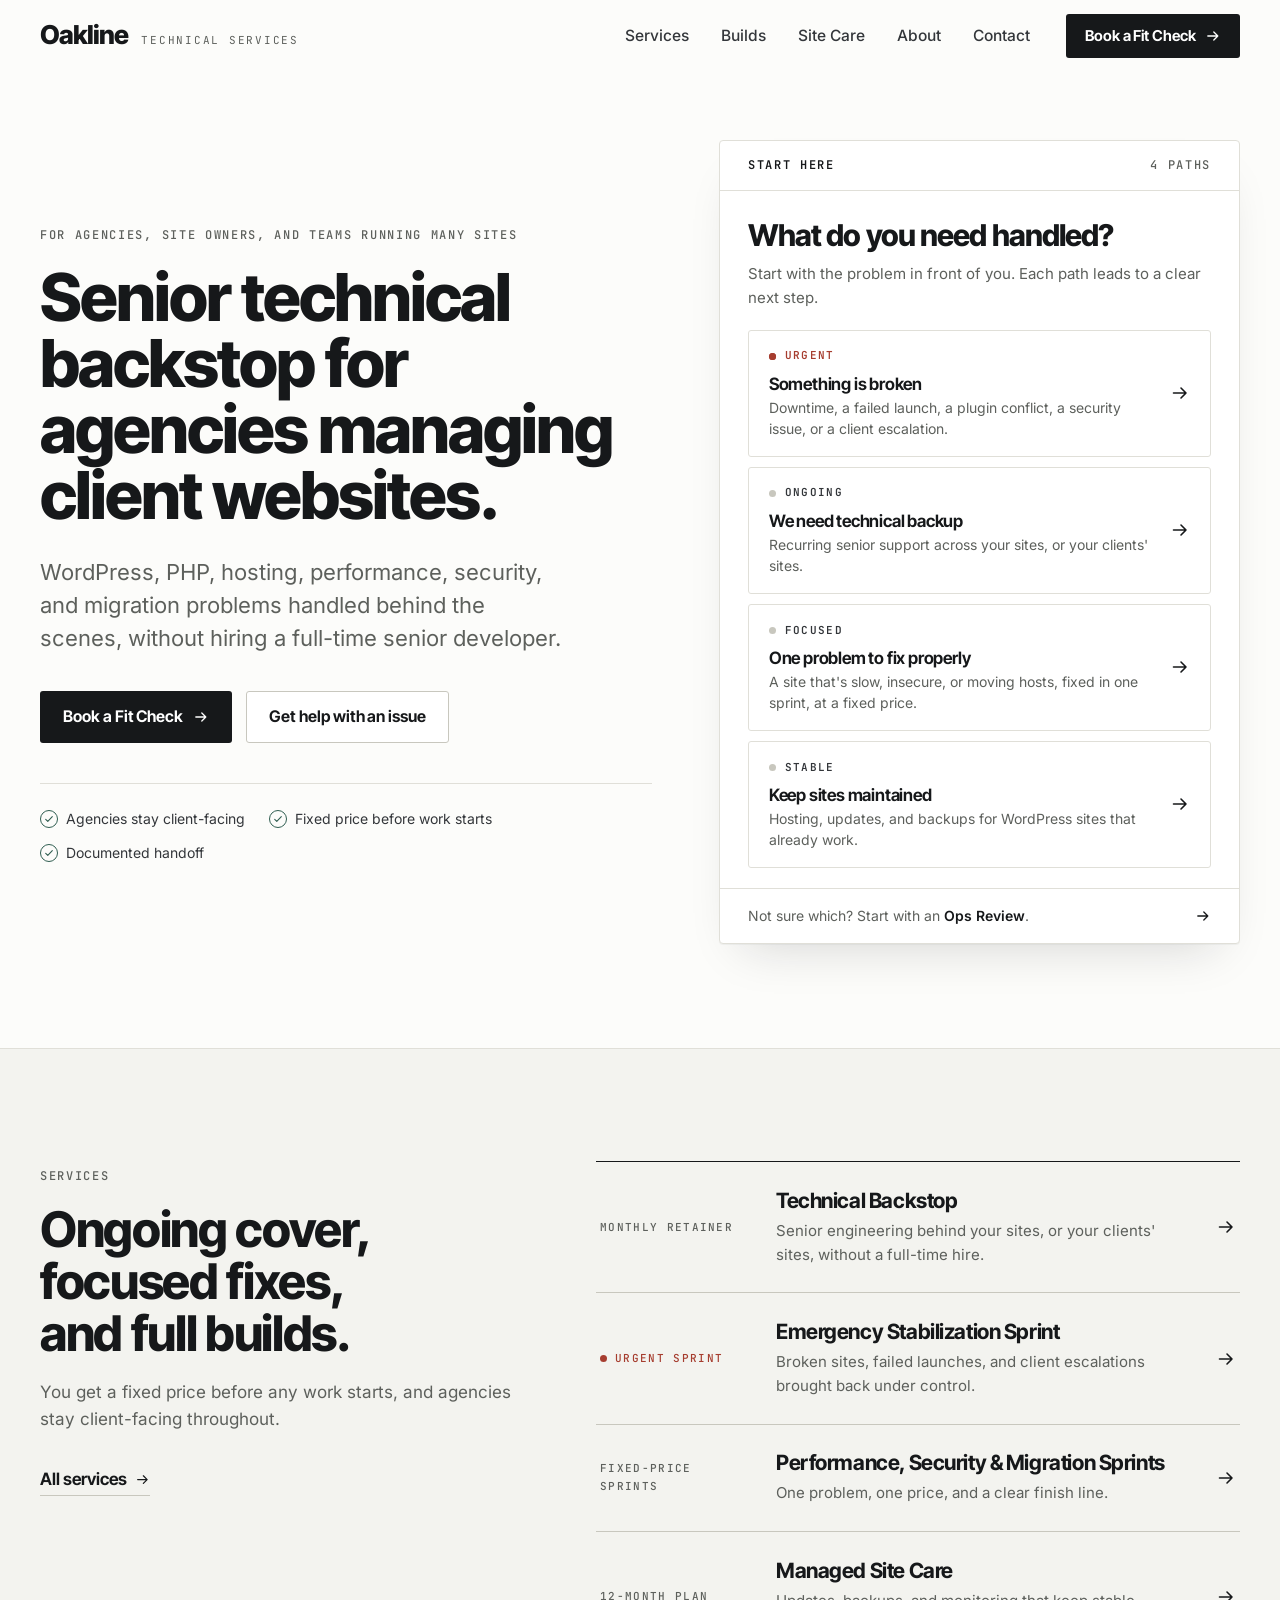
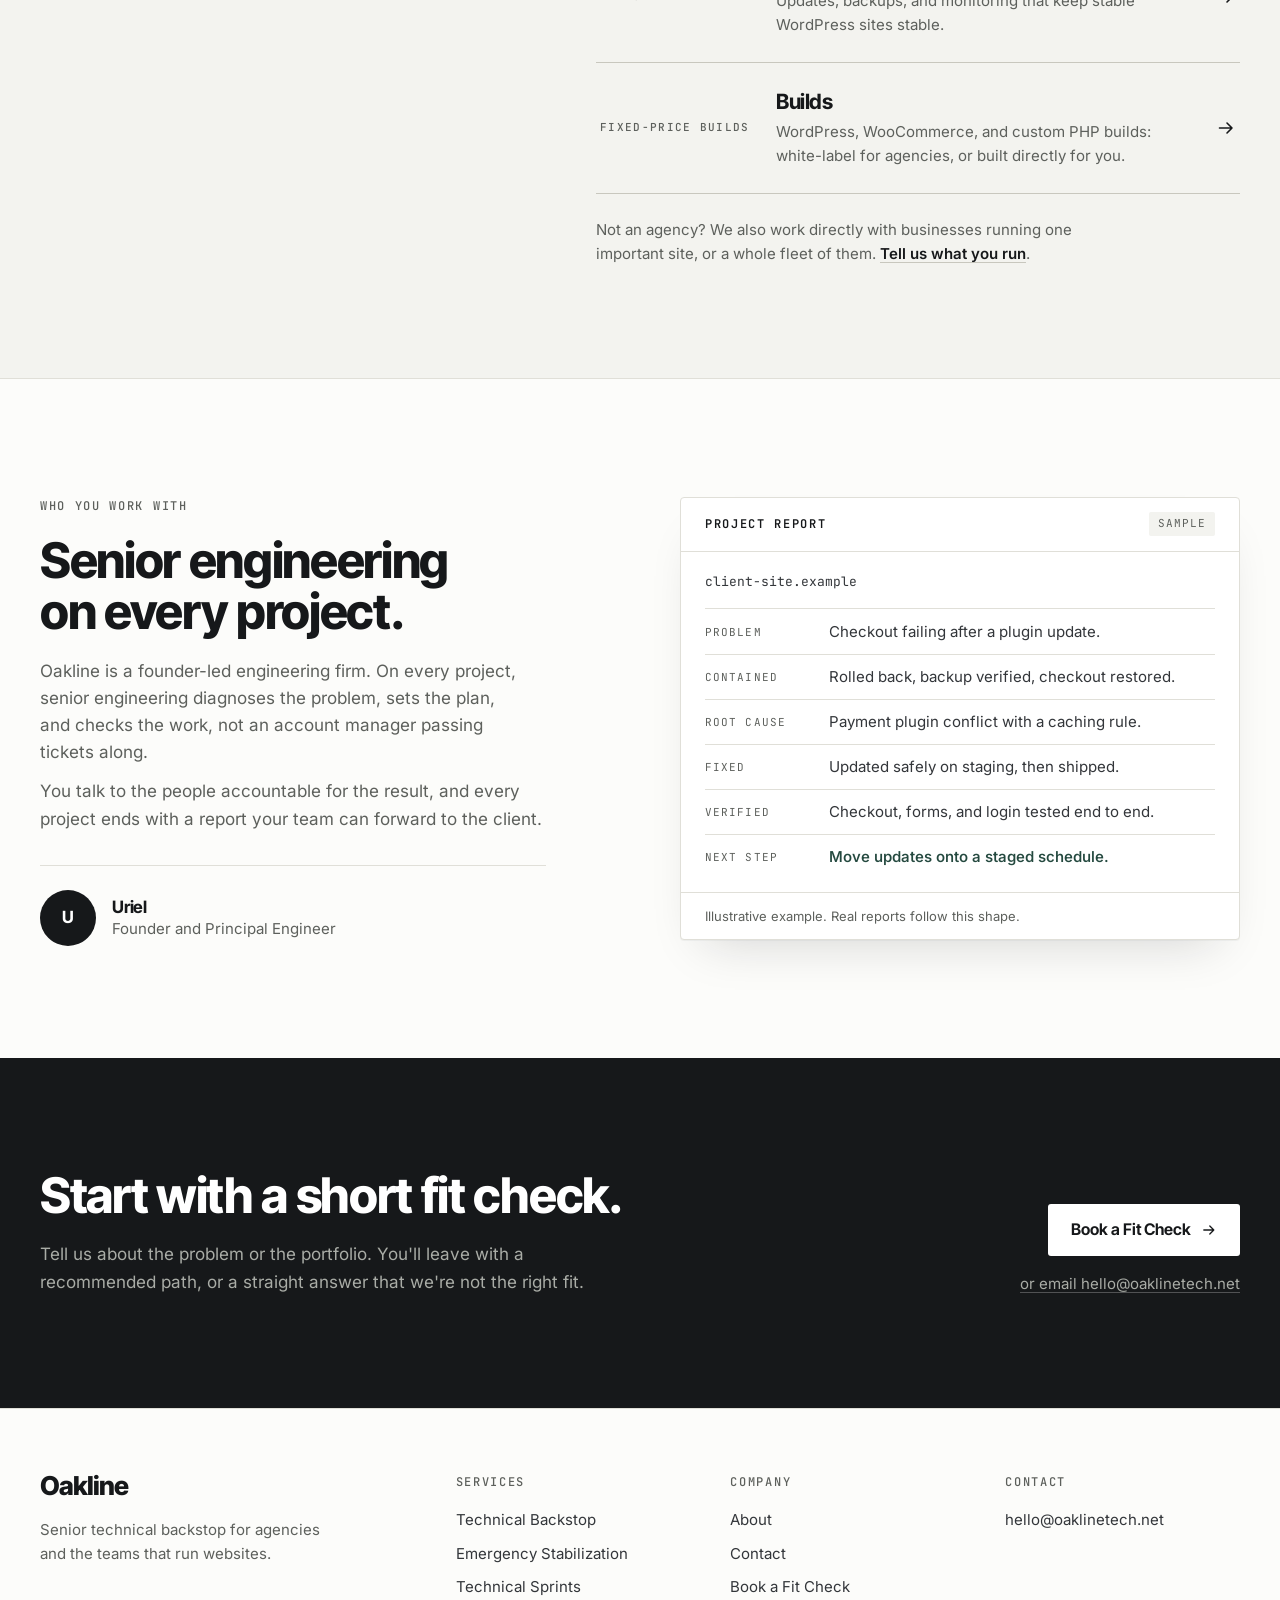
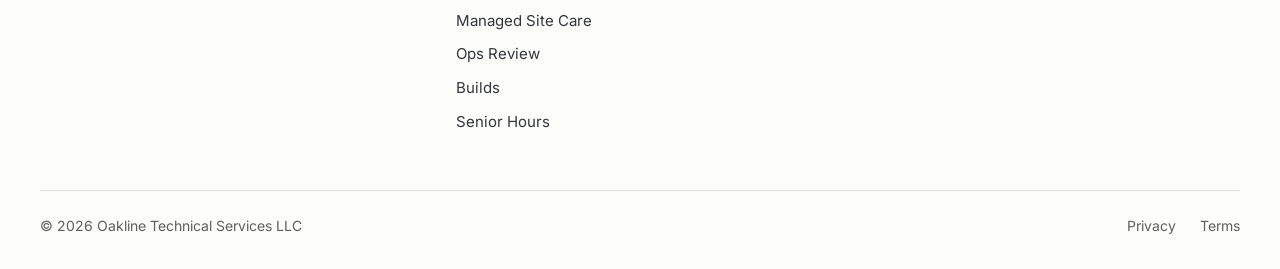
<file: index.html>
<!doctype html>
<html lang="en">
<head>
  <meta charset="utf-8">
  <meta name="viewport" content="width=device-width, initial-scale=1">
  <title>Oakline Technical Services | Senior technical backstop for agencies</title>
  <meta name="description" content="Senior technical backstop for agencies, site owners, and teams running many websites. WordPress, PHP, hosting, performance, security, and migration problems handled behind the scenes, without hiring full-time.">
  <link rel="canonical" href="https://oaklinetech.net/">
  <meta name="theme-color" content="#fcfcfa">

  <!-- Social sharing -->
  <meta property="og:type" content="website">
  <meta property="og:site_name" content="Oakline Technical Services">
  <meta property="og:title" content="Senior technical backstop for agencies managing client websites">
  <meta property="og:description" content="WordPress, PHP, hosting, performance, security, and migration problems handled at a senior level. Agencies stay client-facing.">
  <meta property="og:url" content="https://oaklinetech.net/">
  <meta property="og:image" content="https://oaklinetech.net/assets/img/og-image.png">
  <meta property="og:image:width" content="1200">
  <meta property="og:image:height" content="630">
  <meta name="twitter:card" content="summary_large_image">
  <meta name="twitter:title" content="Senior technical backstop for agencies managing client websites">
  <meta name="twitter:description" content="WordPress, PHP, hosting, performance, security, and migration problems handled behind the scenes.">
  <meta name="twitter:image" content="https://oaklinetech.net/assets/img/og-image.png">

  <link rel="icon" href="assets/img/favicon.svg" type="image/svg+xml">
  <link rel="stylesheet" href="css/main.css">
  <link rel="stylesheet" href="css/home.css">

  <script type="application/ld+json">
  {
    "@context": "https://schema.org",
    "@type": "ProfessionalService",
    "name": "Oakline Technical Services",
    "url": "https://oaklinetech.net/",
    "email": "hello@oaklinetech.net",
    "description": "Senior technical backstop for agencies and the teams that run WordPress/PHP sites: hosting, performance, security, migrations, and maintenance.",
    "serviceType": ["WordPress technical support", "Website performance", "Website security", "Website migration", "Managed site care"]
  }
  </script>
</head>
<body>

<!-- Icon sprite: referenced below with <use href="#i-…">. -->
<svg xmlns="http://www.w3.org/2000/svg" aria-hidden="true" style="display:none">
  <symbol id="i-arrow" viewBox="0 0 20 20"><path d="M3.5 10h12.5M11 5l5 5-5 5" fill="none" stroke="currentColor" stroke-width="1.6" stroke-linecap="round" stroke-linejoin="round"/></symbol>
  <symbol id="i-check" viewBox="0 0 20 20"><path d="M4.5 10.5l3.5 3.5 7.5-8" fill="none" stroke="currentColor" stroke-width="1.8" stroke-linecap="round" stroke-linejoin="round"/></symbol>
</svg>

<a class="skip-link" href="#main">Skip to content</a>

<!-- ============================== HEADER ============================== -->
<header class="site-header">
  <div class="container site-header__inner">
    <a class="brand" href="index.html" aria-label="Oakline Technical Services, home">
      <span class="brand__name">Oakline</span>
      <span class="brand__descriptor">Technical Services</span>
    </a>

    <button class="nav-toggle" type="button" aria-controls="site-nav" aria-expanded="false" aria-label="Open menu">
      <span class="nav-toggle__bars" aria-hidden="true"><span></span><span></span></span>
    </button>

    <nav class="site-nav" id="site-nav" aria-label="Main">
      <ul class="site-nav__list">
        <li><a class="site-nav__link" href="services.html">Services</a></li>
        <li><a class="site-nav__link" href="builds.html">Builds</a></li>
        <li><a class="site-nav__link" href="site-care.html">Site Care</a></li>
        <li><a class="site-nav__link" href="about.html">About</a></li>
        <li><a class="site-nav__link" href="contact.html">Contact</a></li>
      </ul>
      <a class="btn btn--primary btn--small" href="contact.html">
        Book a Fit Check <svg aria-hidden="true"><use href="#i-arrow"/></svg>
      </a>
    </nav>
  </div>
</header>

<main id="main">

  <!-- ============================== HERO ============================== -->
  <section class="hero" aria-labelledby="hero-title">
    <div class="container hero__grid">
      <div class="hero__copy">
        <p class="label hero__kicker">For agencies, site owners, and teams running many sites</p>
        <h1 class="hero__title" id="hero-title">Senior technical backstop for agencies managing client websites.</h1>
        <p class="hero__lead">WordPress, PHP, hosting, performance, security, and migration problems handled behind the scenes, without hiring a full-time senior developer.</p>

        <div class="hero__actions">
          <a class="btn btn--primary" href="contact.html">
            Book a Fit Check <svg aria-hidden="true"><use href="#i-arrow"/></svg>
          </a>
          <a class="btn btn--secondary" href="contact.html?need=urgent">Get help with an issue</a>
        </div>

        <ul class="hero__assurances">
          <li><svg aria-hidden="true"><use href="#i-check"/></svg>Agencies stay client-facing</li>
          <li><svg aria-hidden="true"><use href="#i-check"/></svg>Fixed price before work starts</li>
          <li><svg aria-hidden="true"><use href="#i-check"/></svg>Documented handoff</li>
        </ul>
      </div>

      <!-- Router: the four ways in -->
      <aside class="router" aria-labelledby="router-title">
        <div class="router__bar">
          <span class="label">Start here</span>
          <span class="label router__count">4 paths</span>
        </div>
        <div class="router__head">
          <h2 class="router__title" id="router-title">What do you need handled?</h2>
          <p class="router__intro">Start with the problem in front of you. Each path leads to a clear next step.</p>
        </div>

        <ul class="router__list">
          <li>
            <a class="route route--urgent" href="services.html#emergency">
              <span class="route__status"><span class="route__dot" aria-hidden="true"></span>Urgent</span>
              <span class="route__body">
                <span class="route__title">Something is broken</span>
                <span class="route__desc">Downtime, a failed launch, a plugin conflict, a security issue, or a client escalation.</span>
              </span>
              <svg class="route__arrow" aria-hidden="true"><use href="#i-arrow"/></svg>
            </a>
          </li>
          <li>
            <a class="route" href="services.html#backstop">
              <span class="route__status"><span class="route__dot" aria-hidden="true"></span>Ongoing</span>
              <span class="route__body">
                <span class="route__title">We need technical backup</span>
                <span class="route__desc">Recurring senior support across your sites, or your clients' sites.</span>
              </span>
              <svg class="route__arrow" aria-hidden="true"><use href="#i-arrow"/></svg>
            </a>
          </li>
          <li>
            <a class="route" href="services.html#sprints">
              <span class="route__status"><span class="route__dot" aria-hidden="true"></span>Focused</span>
              <span class="route__body">
                <span class="route__title">One problem to fix properly</span>
                <span class="route__desc">A site that's slow, insecure, or moving hosts, fixed in one sprint, at a fixed price.</span>
              </span>
              <svg class="route__arrow" aria-hidden="true"><use href="#i-arrow"/></svg>
            </a>
          </li>
          <li>
            <a class="route" href="site-care.html">
              <span class="route__status"><span class="route__dot" aria-hidden="true"></span>Stable</span>
              <span class="route__body">
                <span class="route__title">Keep sites maintained</span>
                <span class="route__desc">Hosting, updates, and backups for WordPress sites that already work.</span>
              </span>
              <svg class="route__arrow" aria-hidden="true"><use href="#i-arrow"/></svg>
            </a>
          </li>
        </ul>

        <a class="router__foot" href="services.html#ops-review">
          <span>Not sure which? Start with an <strong>Ops Review</strong>.</span>
          <svg aria-hidden="true"><use href="#i-arrow"/></svg>
        </a>
      </aside>
    </div>
  </section>

  <!-- ============================== SERVICES ============================== -->
  <section class="section section--alt services" id="services" aria-labelledby="services-title">
    <div class="container services__grid">
      <div class="services__intro">
        <p class="label">Services</p>
        <h2 class="section-head__title" id="services-title">Ongoing cover, focused fixes, and full builds.</h2>
        <p class="section-head__intro">You get a fixed price before any work starts, and agencies stay client-facing throughout.</p>
        <p class="services__all"><a class="arrow-link" href="services.html">All services <svg aria-hidden="true"><use href="#i-arrow"/></svg></a></p>
      </div>

      <div class="offer-col">
      <ul class="offer-list">
        <li>
          <a class="offer-row" href="services.html#backstop">
            <span class="offer-row__kind">Monthly retainer</span>
            <span class="offer-row__main">
              <span class="offer-row__name">Technical Backstop</span>
              <span class="offer-row__desc">Senior engineering behind your sites, or your clients' sites, without a full-time hire.</span>
            </span>
            <svg class="offer-row__arrow" aria-hidden="true"><use href="#i-arrow"/></svg>
          </a>
        </li>
        <li>
          <a class="offer-row offer-row--urgent" href="services.html#emergency">
            <span class="offer-row__kind"><span class="offer-row__dot" aria-hidden="true"></span>Urgent sprint</span>
            <span class="offer-row__main">
              <span class="offer-row__name">Emergency Stabilization Sprint</span>
              <span class="offer-row__desc">Broken sites, failed launches, and client escalations brought back under control.</span>
            </span>
            <svg class="offer-row__arrow" aria-hidden="true"><use href="#i-arrow"/></svg>
          </a>
        </li>
        <li>
          <a class="offer-row" href="services.html#sprints">
            <span class="offer-row__kind">Fixed-price sprints</span>
            <span class="offer-row__main">
              <span class="offer-row__name">Performance, Security &amp; Migration Sprints</span>
              <span class="offer-row__desc">One problem, one price, and a clear finish line.</span>
            </span>
            <svg class="offer-row__arrow" aria-hidden="true"><use href="#i-arrow"/></svg>
          </a>
        </li>
        <li>
          <a class="offer-row" href="site-care.html">
            <span class="offer-row__kind">12-month plan</span>
            <span class="offer-row__main">
              <span class="offer-row__name">Managed Site Care</span>
              <span class="offer-row__desc">Updates, backups, and monitoring that keep stable WordPress sites stable.</span>
            </span>
            <svg class="offer-row__arrow" aria-hidden="true"><use href="#i-arrow"/></svg>
          </a>
        </li>
        <li>
          <a class="offer-row" href="builds.html">
            <span class="offer-row__kind">Fixed-price builds</span>
            <span class="offer-row__main">
              <span class="offer-row__name">Builds</span>
              <span class="offer-row__desc">WordPress, WooCommerce, and custom PHP builds: white-label for agencies, or built directly for you.</span>
            </span>
            <svg class="offer-row__arrow" aria-hidden="true"><use href="#i-arrow"/></svg>
          </a>
        </li>
      </ul>
      <p class="services__direct">Not an agency? We also work directly with businesses running one important site, or a whole fleet of them. <a href="contact.html">Tell us what you run</a>.</p>
      </div>
    </div>
  </section>

  <!-- ============================== CREDIBILITY ============================== -->
  <section class="section credibility" aria-labelledby="cred-title">
    <div class="container credibility__grid">
      <div class="credibility__copy">
        <p class="label">Who you work with</p>
        <h2 class="section-head__title" id="cred-title">Senior engineering on every project.</h2>
        <p class="credibility__text">Oakline is a founder-led engineering firm. On every project, senior engineering diagnoses the problem, sets the plan, and checks the work, not an account manager passing tickets along.</p>
        <p class="credibility__text">You talk to the people accountable for the result, and every project ends with a report your team can forward to the client.</p>
        <!-- FOUNDER: first name "Uriel" is confirmed. Years of experience and bio are still placeholders to confirm.
             To add a photo, replace the monogram span with:
             <img class="founder__photo" src="assets/img/founder.jpg" alt="" width="56" height="56"> -->
        <div class="founder">
          <span class="founder__mark" aria-hidden="true">U</span>
          <p><strong>Uriel</strong><span>Founder and Principal Engineer</span></p>
        </div>
      </div>

      <figure class="report" aria-label="Example of a project report">
        <div class="report__bar">
          <span class="label">Project report</span>
          <span class="report__tag">Sample</span>
        </div>
        <div class="report__body">
          <p class="report__site">client-site.example</p>
          <dl class="report__rows">
            <div><dt>Problem</dt><dd>Checkout failing after a plugin update.</dd></div>
            <div><dt>Contained</dt><dd>Rolled back, backup verified, checkout restored.</dd></div>
            <div><dt>Root cause</dt><dd>Payment plugin conflict with a caching rule.</dd></div>
            <div><dt>Fixed</dt><dd>Updated safely on staging, then shipped.</dd></div>
            <div><dt>Verified</dt><dd>Checkout, forms, and login tested end to end.</dd></div>
            <div><dt>Next step</dt><dd>Move updates onto a staged schedule.</dd></div>
          </dl>
        </div>
        <figcaption class="report__caption">Illustrative example. Real reports follow this shape.</figcaption>
      </figure>
    </div>
  </section>

  <!-- ============================== CTA ============================== -->
  <section class="cta" aria-labelledby="cta-title">
    <div class="container cta__inner">
      <div>
        <h2 class="cta__title" id="cta-title">Start with a short fit check.</h2>
        <p class="cta__text">Tell us about the problem or the portfolio. You'll leave with a recommended path, or a straight answer that we're not the right fit.</p>
      </div>
      <div class="cta__actions">
        <a class="btn btn--inverse" href="contact.html">Book a Fit Check <svg aria-hidden="true"><use href="#i-arrow"/></svg></a>
        <a class="cta__email" href="mailto:hello@oaklinetech.net">or email hello@oaklinetech.net</a>
      </div>
    </div>
  </section>

</main>

<!-- ============================== FOOTER ============================== -->
<footer class="site-footer">
  <div class="container">
    <div class="site-footer__grid">
      <div class="site-footer__brand">
        <a class="brand" href="index.html" aria-label="Oakline Technical Services, home">
          <span class="brand__name">Oakline</span>
        </a>
        <p>Senior technical backstop for agencies and the teams that run websites.</p>
      </div>
      <nav aria-label="Services">
        <p class="site-footer__heading">Services</p>
        <ul class="site-footer__links">
          <li><a href="services.html#backstop">Technical Backstop</a></li>
          <li><a href="services.html#emergency">Emergency Stabilization</a></li>
          <li><a href="services.html#sprints">Technical Sprints</a></li>
          <li><a href="site-care.html">Managed Site Care</a></li>
          <li><a href="services.html#ops-review">Ops Review</a></li>
          <li><a href="builds.html">Builds</a></li>
          <li><a href="services.html#hours">Senior Hours</a></li>
        </ul>
      </nav>
      <nav aria-label="Company">
        <p class="site-footer__heading">Company</p>
        <ul class="site-footer__links">
          <li><a href="about.html">About</a></li>
          <li><a href="contact.html">Contact</a></li>
          <li><a href="contact.html">Book a Fit Check</a></li>
        </ul>
      </nav>
      <div>
        <p class="site-footer__heading">Contact</p>
        <ul class="site-footer__links">
          <li><a href="mailto:hello@oaklinetech.net">hello@oaklinetech.net</a></li>
        </ul>
      </div>
    </div>

    <div class="site-footer__bottom">
      <p>&copy; <span data-year>2026</span> Oakline Technical Services LLC</p>
      <p class="site-footer__legal">
        <a href="privacy.html">Privacy</a>
        <a href="terms.html">Terms</a>
      </p>
    </div>
  </div>
</footer>

<script src="js/main.js" defer></script>
</body>
</html>
</file>
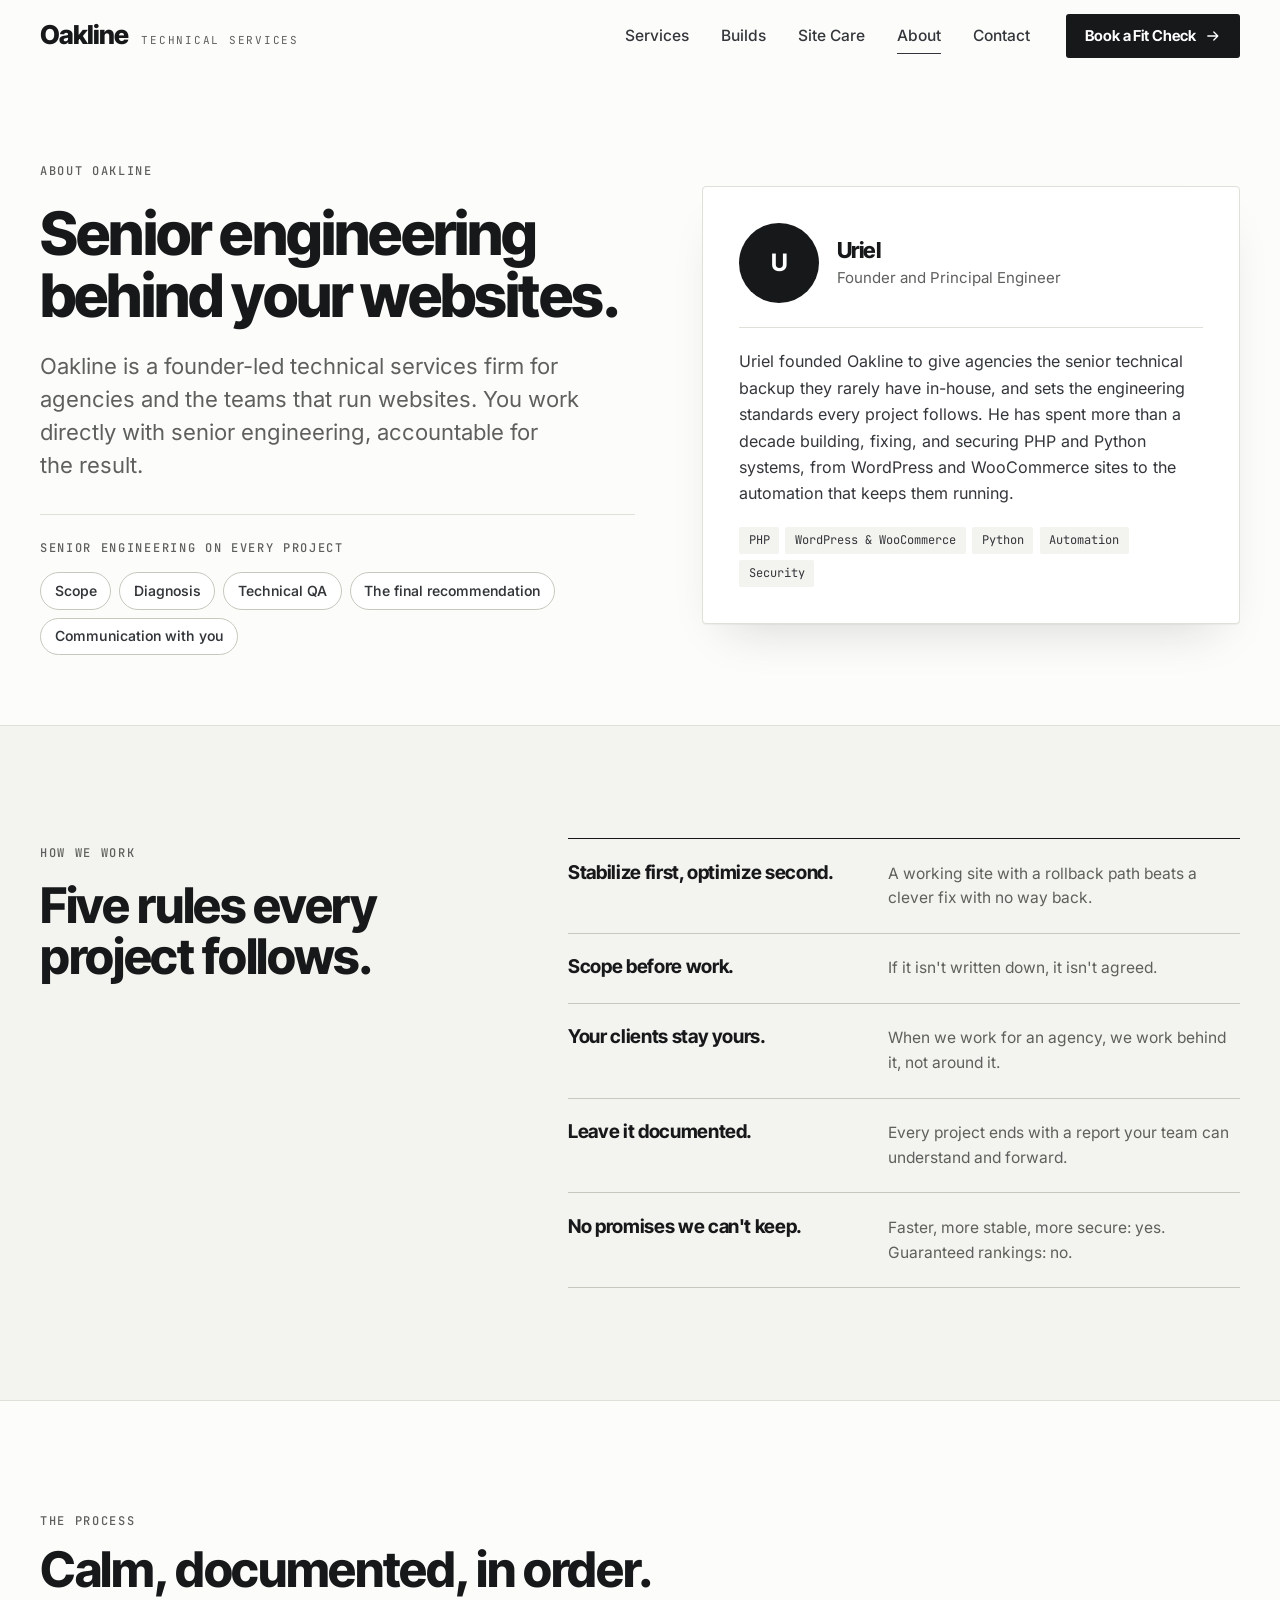
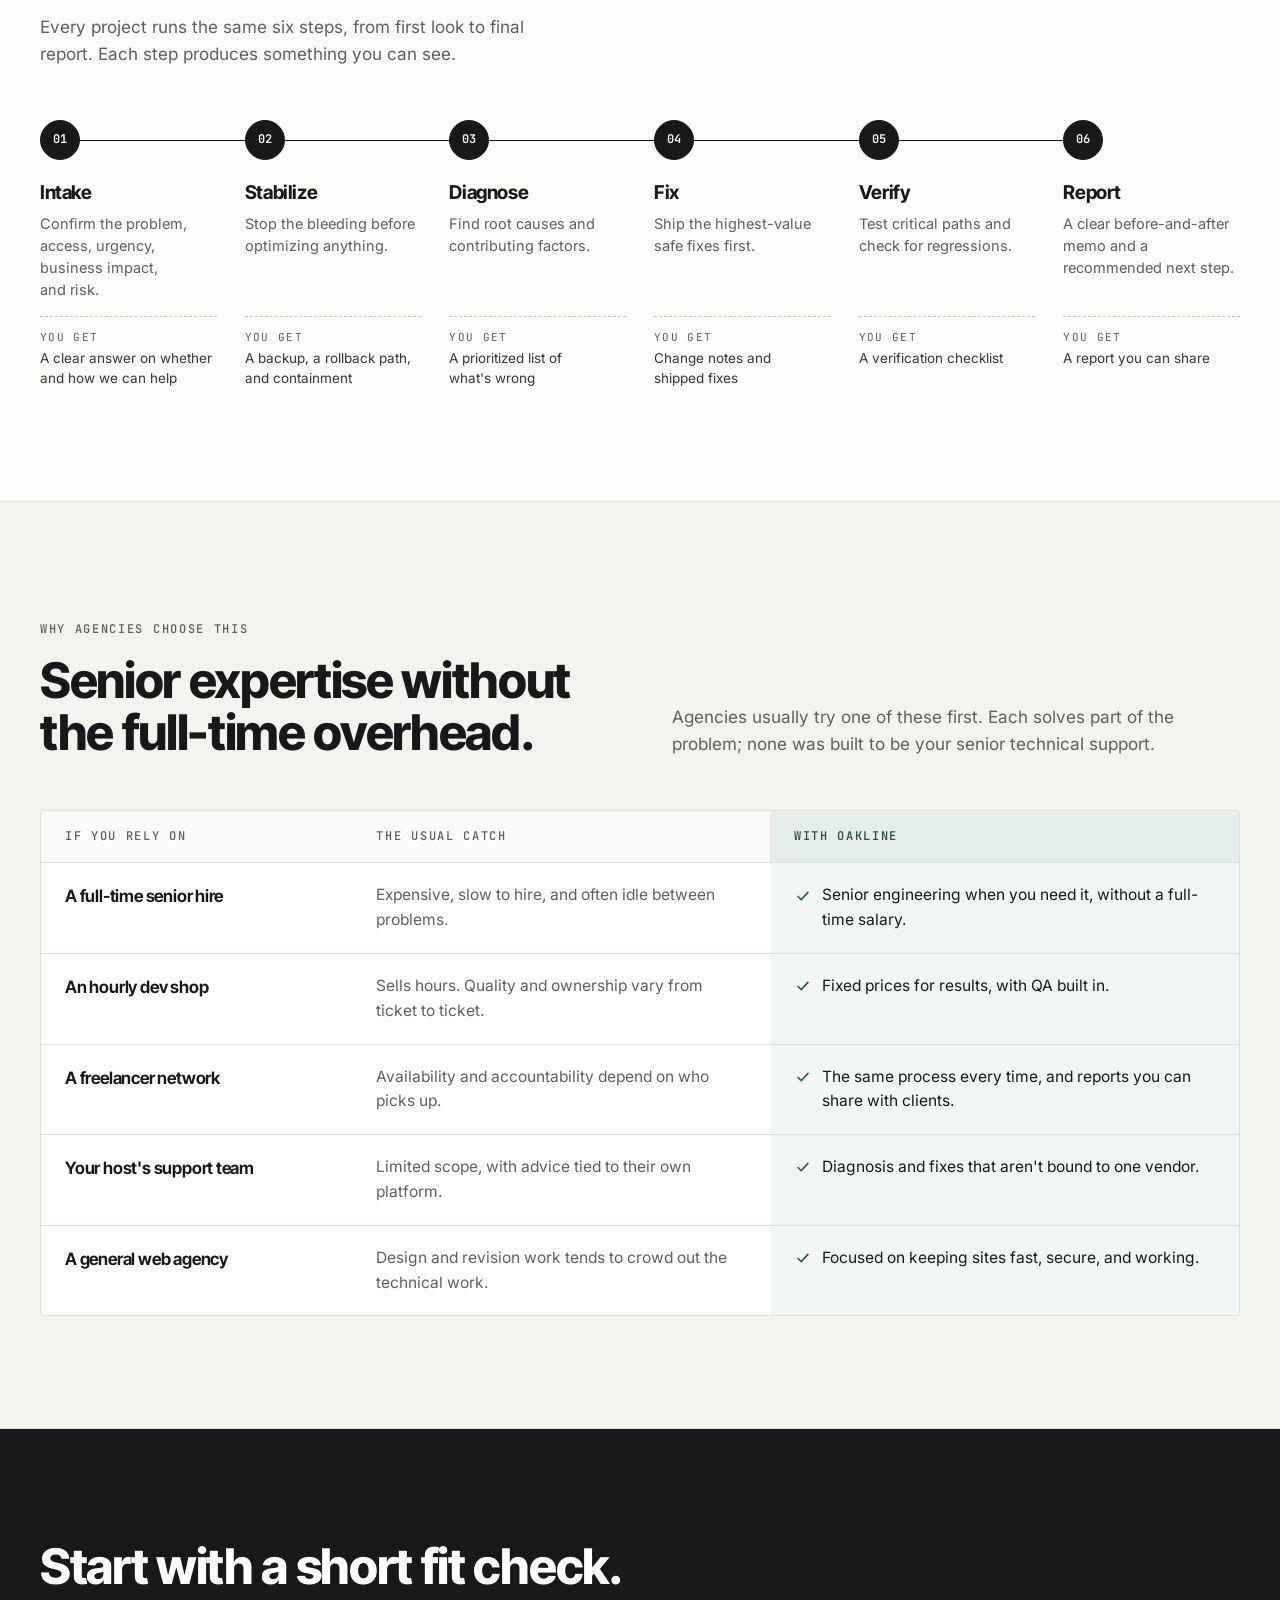
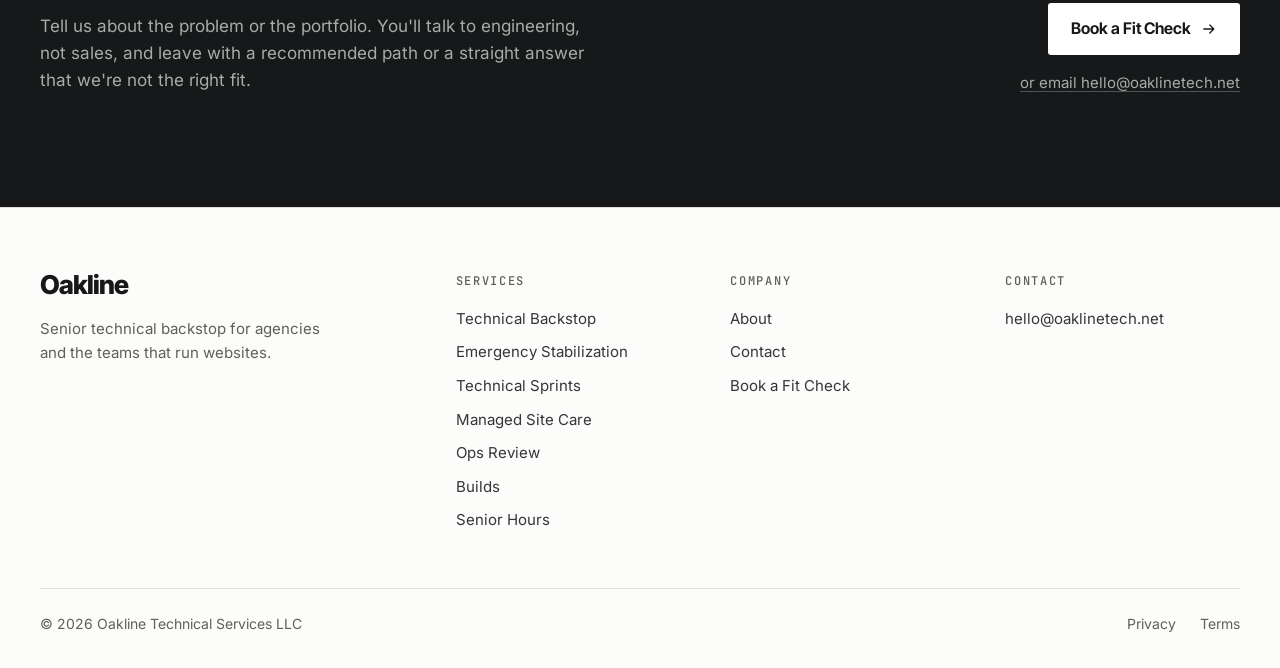
<file: about.html>
<!doctype html>
<html lang="en">
<head>
  <meta charset="utf-8">
  <meta name="viewport" content="width=device-width, initial-scale=1">
  <title>About | Oakline Technical Services</title>
  <meta name="description" content="Oakline is a founder-led technical services firm for agencies and the teams that run websites. Meet the founder, see how every engagement runs, and how Oakline compares with hiring, dev shops, and freelancers.">
  <link rel="canonical" href="https://oaklinetech.net/about.html">
  <meta name="theme-color" content="#fcfcfa">

  <!-- Social sharing -->
  <meta property="og:type" content="website">
  <meta property="og:site_name" content="Oakline Technical Services">
  <meta property="og:title" content="About | Oakline Technical Services">
  <meta property="og:description" content="Oakline is a founder-led technical services firm for agencies and the teams that run websites. Meet the founder, see how every engagement runs, and how Oakline compares with hiring, dev shops, and freelancers.">
  <meta property="og:url" content="https://oaklinetech.net/about.html">
  <meta property="og:image" content="https://oaklinetech.net/assets/img/og-image.png">
  <meta property="og:image:width" content="1200">
  <meta property="og:image:height" content="630">
  <meta name="twitter:card" content="summary_large_image">
  <meta name="twitter:title" content="About | Oakline Technical Services">
  <meta name="twitter:description" content="Oakline is a founder-led technical services firm for agencies and the teams that run websites. Meet the founder, see how every engagement runs, and how Oakline compares with hiring, dev shops, and freelancers.">
  <meta name="twitter:image" content="https://oaklinetech.net/assets/img/og-image.png">

  <link rel="icon" href="assets/img/favicon.svg" type="image/svg+xml">
  <link rel="stylesheet" href="css/main.css">
  <link rel="stylesheet" href="css/services.css">
  <link rel="stylesheet" href="css/about.css">

  </head>
<body>

<!-- Icon sprite: referenced below with <use href="#i-…">. -->
<svg xmlns="http://www.w3.org/2000/svg" aria-hidden="true" style="display:none">
  <symbol id="i-arrow" viewBox="0 0 20 20"><path d="M3.5 10h12.5M11 5l5 5-5 5" fill="none" stroke="currentColor" stroke-width="1.6" stroke-linecap="round" stroke-linejoin="round"/></symbol>
  <symbol id="i-check" viewBox="0 0 20 20"><path d="M4.5 10.5l3.5 3.5 7.5-8" fill="none" stroke="currentColor" stroke-width="1.8" stroke-linecap="round" stroke-linejoin="round"/></symbol>
  <symbol id="i-plus" viewBox="0 0 20 20"><path d="M10 4v12M4 10h12" fill="none" stroke="currentColor" stroke-width="1.6" stroke-linecap="round"/></symbol>
</svg>

<a class="skip-link" href="#main">Skip to content</a>

<!-- ============================== HEADER ============================== -->
<header class="site-header">
  <div class="container site-header__inner">
    <a class="brand" href="index.html" aria-label="Oakline Technical Services, home">
      <span class="brand__name">Oakline</span>
      <span class="brand__descriptor">Technical Services</span>
    </a>

    <button class="nav-toggle" type="button" aria-controls="site-nav" aria-expanded="false" aria-label="Open menu">
      <span class="nav-toggle__bars" aria-hidden="true"><span></span><span></span></span>
    </button>

    <nav class="site-nav" id="site-nav" aria-label="Main">
      <ul class="site-nav__list">
        <li><a class="site-nav__link" href="services.html">Services</a></li>
        <li><a class="site-nav__link" href="builds.html">Builds</a></li>
        <li><a class="site-nav__link" href="site-care.html">Site Care</a></li>
        <li><a class="site-nav__link" href="about.html" aria-current="page">About</a></li>
        <li><a class="site-nav__link" href="contact.html">Contact</a></li>
      </ul>
      <a class="btn btn--primary btn--small" href="contact.html">
        Book a Fit Check <svg aria-hidden="true"><use href="#i-arrow"/></svg>
      </a>
    </nav>
  </div>
</header>

<main id="main">

  <!-- ============================== FOUNDER ============================== -->
  <section class="page-hero" aria-labelledby="page-title">
    <div class="container about-hero">
      <div>
        <p class="label">About Oakline</p>
        <h1 class="page-hero__title" id="page-title">Senior engineering behind your websites.</h1>
        <p class="page-hero__lead">Oakline is a founder-led technical services firm for agencies and the teams that run websites. You work directly with senior engineering, accountable for the result.</p>
        <div class="owns">
          <p class="owns__title">Senior engineering on every project</p>
          <ul class="owns__list">
            <li>Scope</li>
            <li>Diagnosis</li>
            <li>Technical QA</li>
            <li>The final recommendation</li>
            <li>Communication with you</li>
          </ul>
        </div>
      </div>

      <!-- FOUNDER: first name "Uriel" is confirmed. Years of experience and bio are still placeholders to confirm.
           Confirm years and bio before launch.
           To add a photo, replace the monogram span with:
           <img class="founder-card__photo" src="assets/img/founder.jpg" alt="" width="96" height="96"> -->
      <aside class="founder-card" aria-label="Founder">
        <div class="founder-card__head">
          <span class="founder-card__mark" aria-hidden="true">U</span>
          <div>
            <p class="founder-card__name">Uriel</p>
            <p class="founder-card__role">Founder and Principal Engineer</p>
          </div>
        </div>
        <p class="founder-card__bio">Uriel founded Oakline to give agencies the senior technical backup they rarely have in-house, and sets the engineering standards every project follows. He has spent more than a decade building, fixing, and securing PHP and Python systems, from WordPress and WooCommerce sites to the automation that keeps them running.</p>
        <ul class="founder-card__tags" aria-label="Core skills">
          <li>PHP</li>
          <li>WordPress &amp; WooCommerce</li>
          <li>Python</li>
          <li>Automation</li>
          <li>Security</li>
        </ul>
      </aside>
    </div>
  </section>

  <!-- ============================== PRINCIPLES ============================== -->
  <section class="section section--alt" aria-labelledby="principles-title">
    <div class="container principles">
      <div>
        <p class="label">How we work</p>
        <h2 class="offer-head__title" id="principles-title">Five rules every project follows.</h2>
      </div>
      <ul class="principles__list">
        <li><h3>Stabilize first, optimize second.</h3><p>A working site with a rollback path beats a clever fix with no way back.</p></li>
        <li><h3>Scope before work.</h3><p>If it isn't written down, it isn't agreed.</p></li>
        <li><h3>Your clients stay yours.</h3><p>When we work for an agency, we work behind it, not around it.</p></li>
        <li><h3>Leave it documented.</h3><p>Every project ends with a report your team can understand and forward.</p></li>
        <li><h3>No promises we can't keep.</h3><p>Faster, more stable, more secure: yes. Guaranteed rankings: no.</p></li>
      </ul>
    </div>
  </section>

  <!-- ============================== PROCESS ============================== -->
  <section class="section process" id="process" aria-labelledby="process-title">
    <div class="container">
      <div class="offer-head offer-head--single">
        <p class="label">The process</p>
        <h2 class="offer-head__title" id="process-title">Calm, documented, in order.</h2>
        <p class="offer-head__text">Every project runs the same six steps, from first look to final report. Each step produces something you can see.</p>
      </div>

      <ol class="track" data-reveal>
        <li class="step">
          <span class="step__num">01</span>
          <h3 class="step__name">Intake</h3>
          <p class="step__goal">Confirm the problem, access, urgency, business impact, and risk.</p>
          <p class="step__output"><span>You get</span>A clear answer on whether and how we can help</p>
        </li>
        <li class="step">
          <span class="step__num">02</span>
          <h3 class="step__name">Stabilize</h3>
          <p class="step__goal">Stop the bleeding before optimizing anything.</p>
          <p class="step__output"><span>You get</span>A backup, a rollback path, and containment</p>
        </li>
        <li class="step">
          <span class="step__num">03</span>
          <h3 class="step__name">Diagnose</h3>
          <p class="step__goal">Find root causes and contributing factors.</p>
          <p class="step__output"><span>You get</span>A prioritized list of what's wrong</p>
        </li>
        <li class="step">
          <span class="step__num">04</span>
          <h3 class="step__name">Fix</h3>
          <p class="step__goal">Ship the highest-value safe fixes first.</p>
          <p class="step__output"><span>You get</span>Change notes and shipped fixes</p>
        </li>
        <li class="step">
          <span class="step__num">05</span>
          <h3 class="step__name">Verify</h3>
          <p class="step__goal">Test critical paths and check for regressions.</p>
          <p class="step__output"><span>You get</span>A verification checklist</p>
        </li>
        <li class="step">
          <span class="step__num">06</span>
          <h3 class="step__name">Report</h3>
          <p class="step__goal">A clear before-and-after memo and a recommended next step.</p>
          <p class="step__output"><span>You get</span>A report you can share</p>
        </li>
      </ol>
    </div>
  </section>

  <!-- ============================== ALTERNATIVES ============================== -->
  <section class="section section--alt alternatives" aria-labelledby="alt-title">
    <div class="container">
      <div class="offer-head">
        <div>
          <p class="label">Why agencies choose this</p>
          <h2 class="offer-head__title" id="alt-title">Senior expertise without the full-time overhead.</h2>
        </div>
        <p class="offer-head__text about-alt__intro">Agencies usually try one of these first. Each solves part of the problem; none was built to be your senior technical support.</p>
      </div>

      <div class="compare">
        <table class="compare__table">
          <caption class="visually-hidden">How Oakline compares with the usual alternatives</caption>
          <thead>
            <tr>
              <th scope="col">If you rely on</th>
              <th scope="col">The usual catch</th>
              <th scope="col" class="compare__us">With Oakline</th>
            </tr>
          </thead>
          <tbody>
            <tr>
              <th scope="row">A full-time senior hire</th>
              <td data-label="The usual catch">Expensive, slow to hire, and often idle between problems.</td>
              <td data-label="With Oakline" class="compare__us">Senior engineering when you need it, without a full-time salary.</td>
            </tr>
            <tr>
              <th scope="row">An hourly dev shop</th>
              <td data-label="The usual catch">Sells hours. Quality and ownership vary from ticket to ticket.</td>
              <td data-label="With Oakline" class="compare__us">Fixed prices for results, with QA built in.</td>
            </tr>
            <tr>
              <th scope="row">A freelancer network</th>
              <td data-label="The usual catch">Availability and accountability depend on who picks up.</td>
              <td data-label="With Oakline" class="compare__us">The same process every time, and reports you can share with clients.</td>
            </tr>
            <tr>
              <th scope="row">Your host's support team</th>
              <td data-label="The usual catch">Limited scope, with advice tied to their own platform.</td>
              <td data-label="With Oakline" class="compare__us">Diagnosis and fixes that aren't bound to one vendor.</td>
            </tr>
            <tr>
              <th scope="row">A general web agency</th>
              <td data-label="The usual catch">Design and revision work tends to crowd out the technical work.</td>
              <td data-label="With Oakline" class="compare__us">Focused on keeping sites fast, secure, and working.</td>
            </tr>
          </tbody>
        </table>
      </div>
 
    </div>
  </section>

  <!-- ============================== CTA ============================== -->
  <section class="cta" aria-labelledby="cta-title">
    <div class="container cta__inner">
      <div>
        <h2 class="cta__title" id="cta-title">Start with a short fit check.</h2>
        <p class="cta__text">Tell us about the problem or the portfolio. You'll talk to engineering, not sales, and leave with a recommended path or a straight answer that we're not the right fit.</p>
      </div>
      <div class="cta__actions">
        <a class="btn btn--inverse" href="contact.html">Book a Fit Check <svg aria-hidden="true"><use href="#i-arrow"/></svg></a>
        <a class="cta__email" href="mailto:hello@oaklinetech.net">or email hello@oaklinetech.net</a>
      </div>
    </div>
  </section>

</main>

<!-- ============================== FOOTER ============================== -->
<footer class="site-footer">
  <div class="container">
    <div class="site-footer__grid">
      <div class="site-footer__brand">
        <a class="brand" href="index.html" aria-label="Oakline Technical Services, home">
          <span class="brand__name">Oakline</span>
        </a>
        <p>Senior technical backstop for agencies and the teams that run websites.</p>
      </div>
      <nav aria-label="Services">
        <p class="site-footer__heading">Services</p>
        <ul class="site-footer__links">
          <li><a href="services.html#backstop">Technical Backstop</a></li>
          <li><a href="services.html#emergency">Emergency Stabilization</a></li>
          <li><a href="services.html#sprints">Technical Sprints</a></li>
          <li><a href="site-care.html">Managed Site Care</a></li>
          <li><a href="services.html#ops-review">Ops Review</a></li>
          <li><a href="builds.html">Builds</a></li>
          <li><a href="services.html#hours">Senior Hours</a></li>
        </ul>
      </nav>
      <nav aria-label="Company">
        <p class="site-footer__heading">Company</p>
        <ul class="site-footer__links">
          <li><a href="about.html">About</a></li>
          <li><a href="contact.html">Contact</a></li>
          <li><a href="contact.html">Book a Fit Check</a></li>
        </ul>
      </nav>
      <div>
        <p class="site-footer__heading">Contact</p>
        <ul class="site-footer__links">
          <li><a href="mailto:hello@oaklinetech.net">hello@oaklinetech.net</a></li>
        </ul>
      </div>
    </div>

    <div class="site-footer__bottom">
      <p>&copy; <span data-year>2026</span> Oakline Technical Services LLC</p>
      <p class="site-footer__legal">
        <a href="privacy.html">Privacy</a>
        <a href="terms.html">Terms</a>
      </p>
    </div>
  </div>
</footer>

<script src="js/main.js" defer></script>
</body>
</html>
</file>
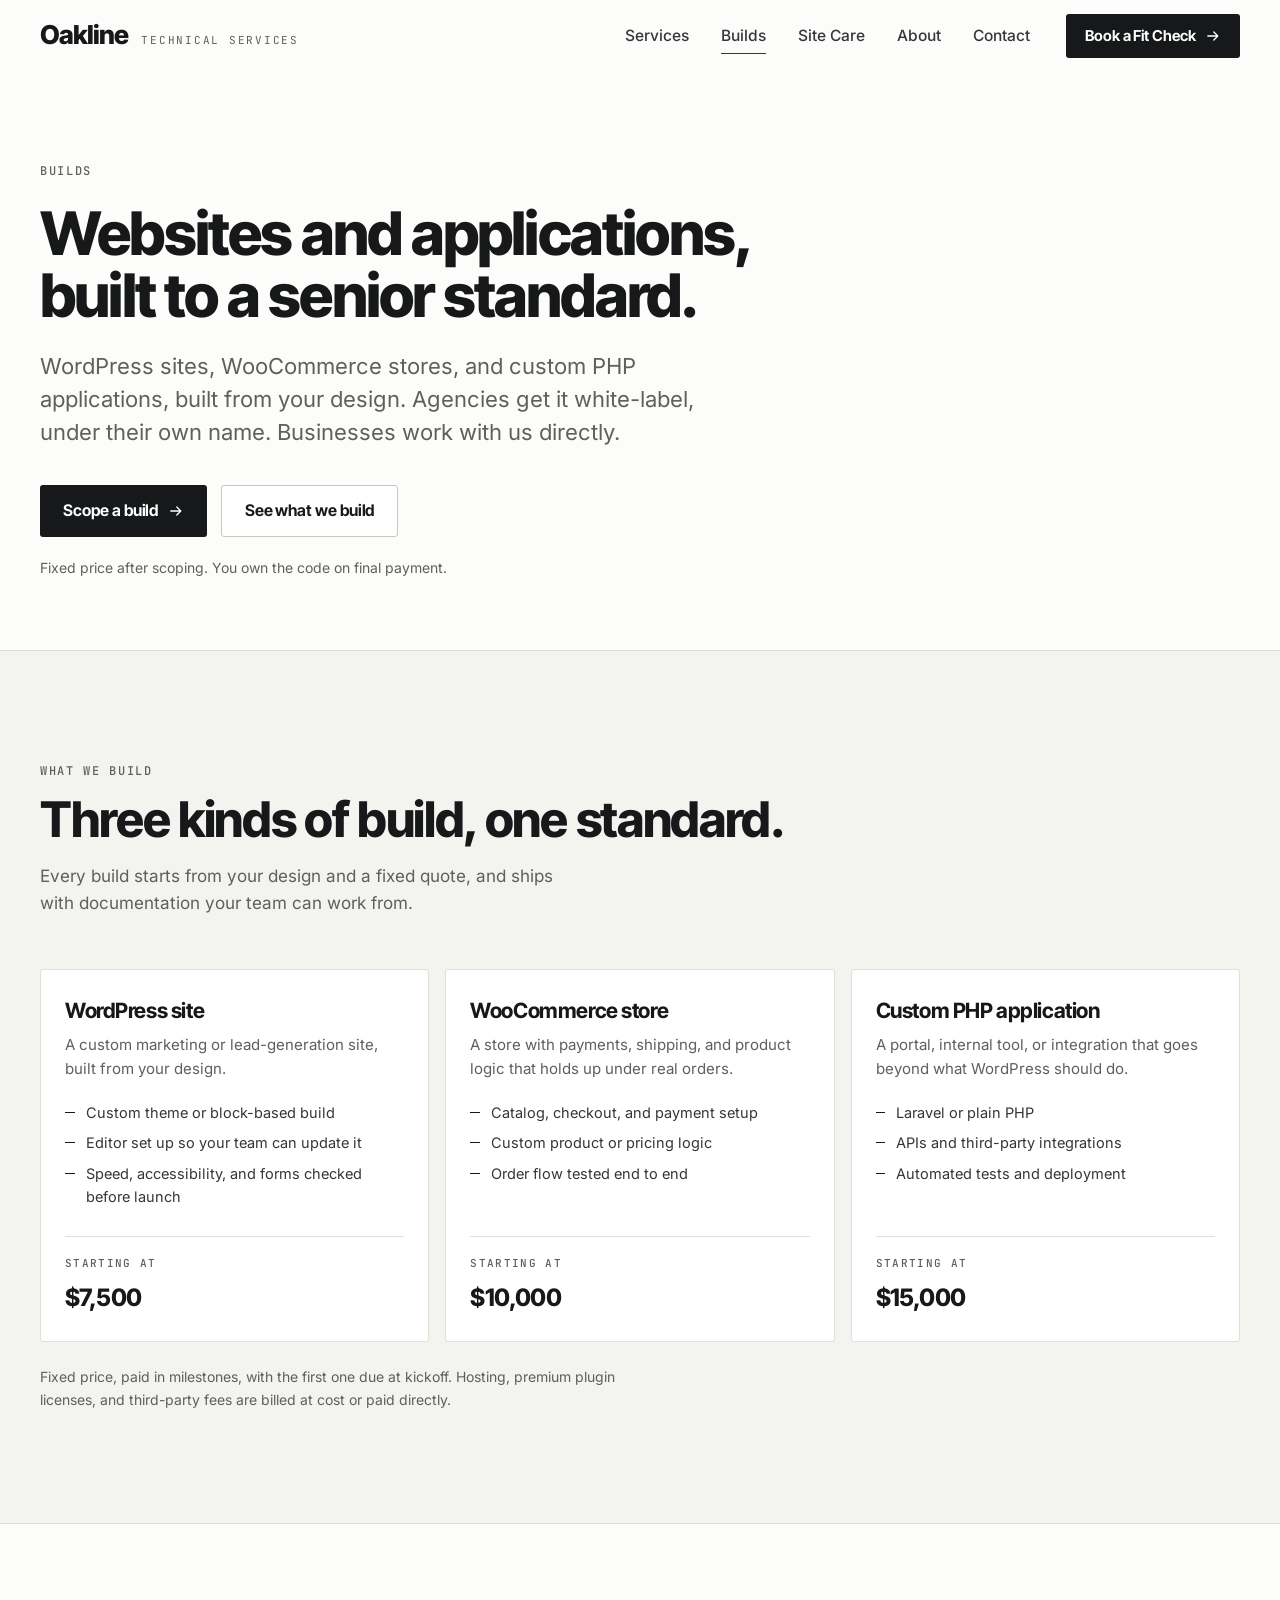
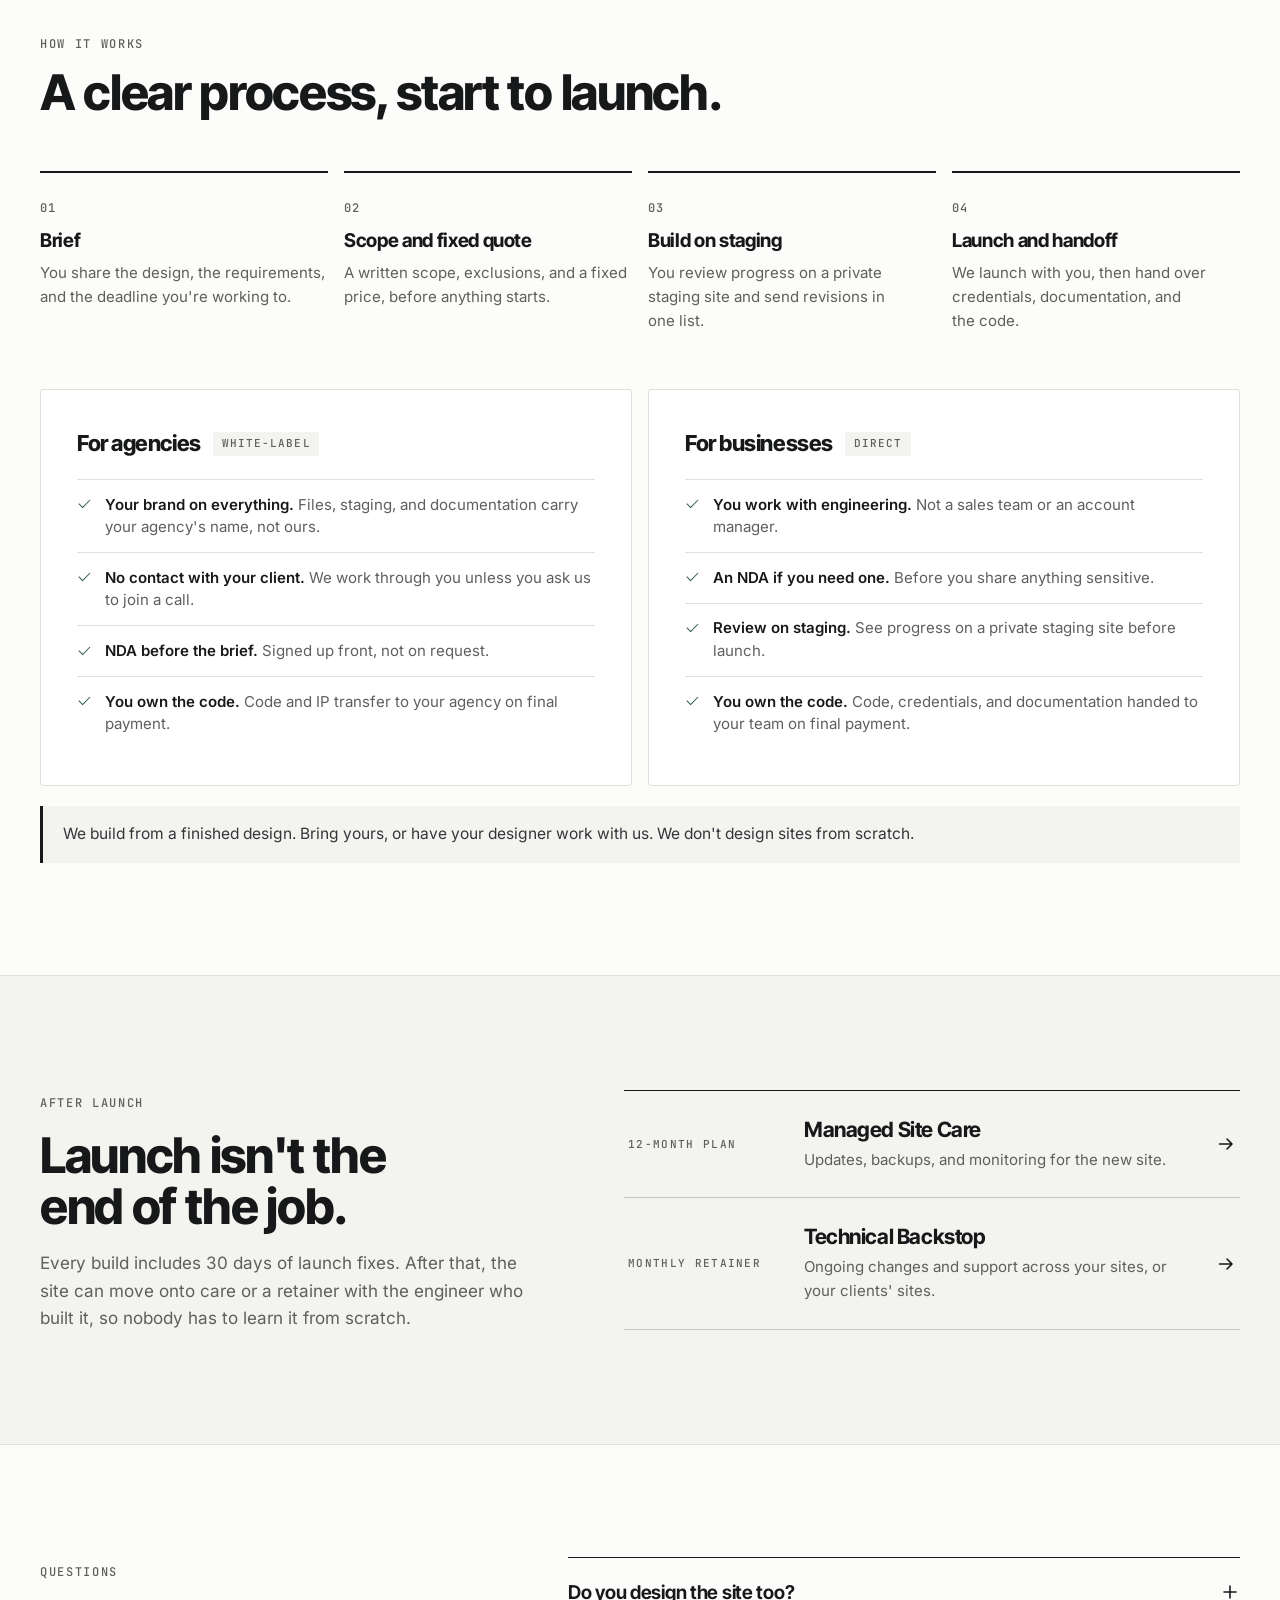
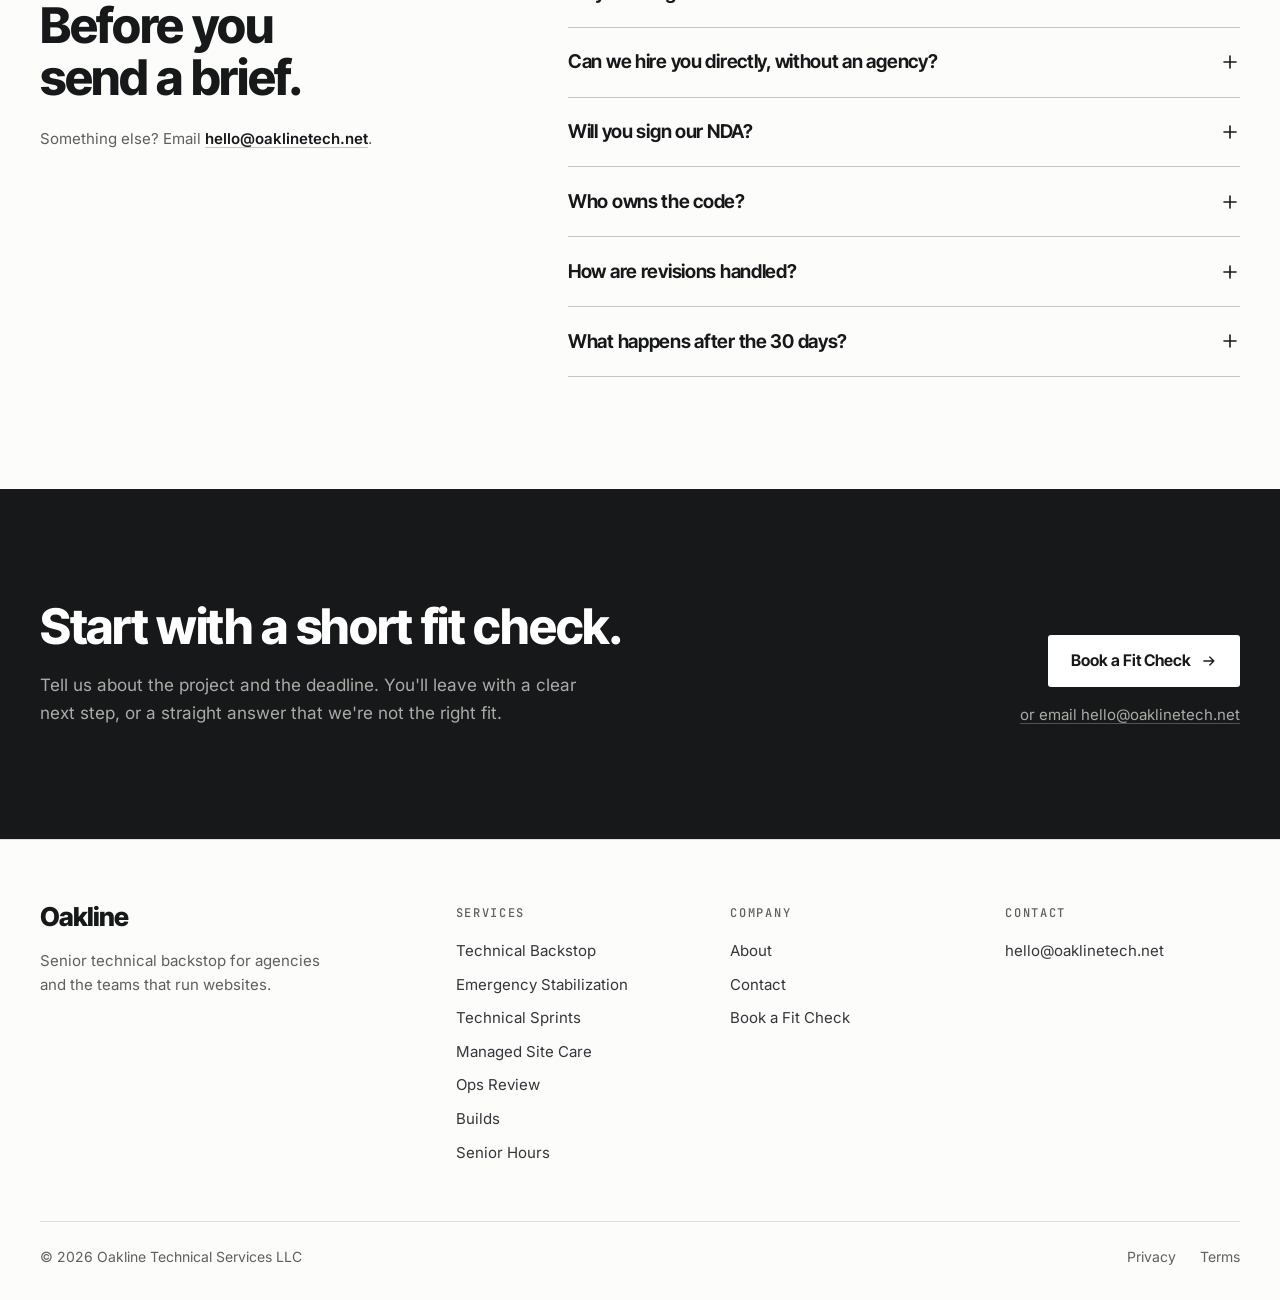
<file: builds.html>
<!doctype html>
<html lang="en">
<head>
  <meta charset="utf-8">
  <meta name="viewport" content="width=device-width, initial-scale=1">
  <title>Builds | Oakline Technical Services</title>
  <meta name="description" content="WordPress, WooCommerce, and custom PHP builds, white-label for agencies or direct for businesses. Built from your design at a fixed price after scoping. Starting prices shown.">
  <link rel="canonical" href="https://oaklinetech.net/builds.html">
  <meta name="theme-color" content="#fcfcfa">

  <!-- Social sharing -->
  <meta property="og:type" content="website">
  <meta property="og:site_name" content="Oakline Technical Services">
  <meta property="og:title" content="Builds | Oakline Technical Services">
  <meta property="og:description" content="WordPress, WooCommerce, and custom PHP builds, white-label for agencies or direct for businesses. Built from your design at a fixed price after scoping. Starting prices shown.">
  <meta property="og:url" content="https://oaklinetech.net/builds.html">
  <meta property="og:image" content="https://oaklinetech.net/assets/img/og-image.png">
  <meta property="og:image:width" content="1200">
  <meta property="og:image:height" content="630">
  <meta name="twitter:card" content="summary_large_image">
  <meta name="twitter:title" content="Builds | Oakline Technical Services">
  <meta name="twitter:description" content="WordPress, WooCommerce, and custom PHP builds, white-label for agencies or direct for businesses. Built from your design at a fixed price after scoping. Starting prices shown.">
  <meta name="twitter:image" content="https://oaklinetech.net/assets/img/og-image.png">

  <link rel="icon" href="assets/img/favicon.svg" type="image/svg+xml">
  <link rel="stylesheet" href="css/main.css">
  <link rel="stylesheet" href="css/services.css">
  <link rel="stylesheet" href="css/builds.css">

  </head>
<body>

<!-- Icon sprite: referenced below with <use href="#i-…">. -->
<svg xmlns="http://www.w3.org/2000/svg" aria-hidden="true" style="display:none">
  <symbol id="i-arrow" viewBox="0 0 20 20"><path d="M3.5 10h12.5M11 5l5 5-5 5" fill="none" stroke="currentColor" stroke-width="1.6" stroke-linecap="round" stroke-linejoin="round"/></symbol>
  <symbol id="i-check" viewBox="0 0 20 20"><path d="M4.5 10.5l3.5 3.5 7.5-8" fill="none" stroke="currentColor" stroke-width="1.8" stroke-linecap="round" stroke-linejoin="round"/></symbol>
  <symbol id="i-plus" viewBox="0 0 20 20"><path d="M10 4v12M4 10h12" fill="none" stroke="currentColor" stroke-width="1.6" stroke-linecap="round"/></symbol>
</svg>

<a class="skip-link" href="#main">Skip to content</a>

<!-- ============================== HEADER ============================== -->
<header class="site-header">
  <div class="container site-header__inner">
    <a class="brand" href="index.html" aria-label="Oakline Technical Services, home">
      <span class="brand__name">Oakline</span>
      <span class="brand__descriptor">Technical Services</span>
    </a>

    <button class="nav-toggle" type="button" aria-controls="site-nav" aria-expanded="false" aria-label="Open menu">
      <span class="nav-toggle__bars" aria-hidden="true"><span></span><span></span></span>
    </button>

    <nav class="site-nav" id="site-nav" aria-label="Main">
      <ul class="site-nav__list">
        <li><a class="site-nav__link" href="services.html">Services</a></li>
        <li><a class="site-nav__link" href="builds.html" aria-current="page">Builds</a></li>
        <li><a class="site-nav__link" href="site-care.html">Site Care</a></li>
        <li><a class="site-nav__link" href="about.html">About</a></li>
        <li><a class="site-nav__link" href="contact.html">Contact</a></li>
      </ul>
      <a class="btn btn--primary btn--small" href="contact.html">
        Book a Fit Check <svg aria-hidden="true"><use href="#i-arrow"/></svg>
      </a>
    </nav>
  </div>
</header>

<main id="main">

  <!-- ============================== INTRO ============================== -->
  <section class="page-hero" aria-labelledby="page-title">
    <div class="container">
      <p class="label">Builds</p>
      <h1 class="page-hero__title" id="page-title">Websites and applications, built to a senior standard.</h1>
      <p class="page-hero__lead">WordPress sites, WooCommerce stores, and custom PHP applications, built from your design. Agencies get it white-label, under their own name. Businesses work with us directly.</p>
      <div class="page-hero__actions">
        <a class="btn btn--primary" href="contact.html?need=build">Scope a build <svg aria-hidden="true"><use href="#i-arrow"/></svg></a>
        <a class="btn btn--secondary" href="#builds">See what we build</a>
      </div>
      <p class="page-hero__note">Fixed price after scoping. You own the code on final payment.</p>
    </div>
  </section>

  <!-- ============================== WHAT WE BUILD ============================== -->
  <section class="section section--alt" id="builds" aria-labelledby="builds-title">
    <div class="container">
      <div class="offer-head offer-head--single">
        <p class="label">What we build</p>
        <h2 class="offer-head__title" id="builds-title">Three kinds of build, one standard.</h2>
        <p class="offer-head__text">Every build starts from your design and a fixed quote, and ships with documentation your team can work from.</p>
      </div>

      <ul class="sprint-grid">
        <li class="sprint">
          <h3 class="sprint__name">WordPress site</h3>
          <p class="sprint__desc">A custom marketing or lead-generation site, built from your design.</p>
          <ul class="sprint__scope">
            <li>Custom theme or block-based build</li>
            <li>Editor set up so your team can update it</li>
            <li>Speed, accessibility, and forms checked before launch</li>
          </ul>
          <p class="sprint__price"><span>Starting at</span>$7,500</p>
        </li>
        <li class="sprint">
          <h3 class="sprint__name">WooCommerce store</h3>
          <p class="sprint__desc">A store with payments, shipping, and product logic that holds up under real orders.</p>
          <ul class="sprint__scope">
            <li>Catalog, checkout, and payment setup</li>
            <li>Custom product or pricing logic</li>
            <li>Order flow tested end to end</li>
          </ul>
          <p class="sprint__price"><span>Starting at</span>$10,000</p>
        </li>
        <li class="sprint">
          <h3 class="sprint__name">Custom PHP application</h3>
          <p class="sprint__desc">A portal, internal tool, or integration that goes beyond what WordPress should do.</p>
          <ul class="sprint__scope">
            <li>Laravel or plain PHP</li>
            <li>APIs and third-party integrations</li>
            <li>Automated tests and deployment</li>
          </ul>
          <p class="sprint__price"><span>Starting at</span>$15,000</p>
        </li>
      </ul>
      <p class="sprints__note">Fixed price, paid in milestones, with the first one due at kickoff. Hosting, premium plugin licenses, and third-party fees are billed at cost or paid directly.</p>
    </div>
  </section>

  <!-- ============================== HOW IT WORKS ============================== -->
  <section class="section partner" aria-labelledby="partner-title">
    <div class="container">
      <div class="offer-head offer-head--single">
        <p class="label">How it works</p>
        <h2 class="offer-head__title" id="partner-title">A clear process, start to launch.</h2>
      </div>

      <ol class="steps">
        <li class="steps__item">
          <h3>Brief</h3>
          <p>You share the design, the requirements, and the deadline you're working to.</p>
        </li>
        <li class="steps__item">
          <h3>Scope and fixed quote</h3>
          <p>A written scope, exclusions, and a fixed price, before anything starts.</p>
        </li>
        <li class="steps__item">
          <h3>Build on staging</h3>
          <p>You review progress on a private staging site and send revisions in one list.</p>
        </li>
        <li class="steps__item">
          <h3>Launch and handoff</h3>
          <p>We launch with you, then hand over credentials, documentation, and the code.</p>
        </li>
      </ol>

      <div class="ways">
        <div class="ways__col">
          <h3 class="ways__title">For agencies <span>White-label</span></h3>
          <ul class="ways__list">
            <li><strong>Your brand on everything.</strong> Files, staging, and documentation carry your agency's name, not ours.</li>
            <li><strong>No contact with your client.</strong> We work through you unless you ask us to join a call.</li>
            <li><strong>NDA before the brief.</strong> Signed up front, not on request.</li>
            <li><strong>You own the code.</strong> Code and IP transfer to your agency on final payment.</li>
          </ul>
        </div>
        <div class="ways__col">
          <h3 class="ways__title">For businesses <span>Direct</span></h3>
          <ul class="ways__list">
            <li><strong>You work with engineering.</strong> Not a sales team or an account manager.</li>
            <li><strong>An NDA if you need one.</strong> Before you share anything sensitive.</li>
            <li><strong>Review on staging.</strong> See progress on a private staging site before launch.</li>
            <li><strong>You own the code.</strong> Code, credentials, and documentation handed to your team on final payment.</li>
          </ul>
        </div>
      </div>
      <p class="ways__design">We build from a finished design. Bring yours, or have your designer work with us. We don't design sites from scratch.</p>
    </div>
  </section>

  <!-- ============================== AFTER LAUNCH ============================== -->
  <section class="section section--alt after" aria-labelledby="after-title">
    <div class="container after__grid">
      <div>
        <p class="label">After launch</p>
        <h2 class="offer-head__title" id="after-title">Launch isn't the end of the job.</h2>
        <p class="offer-head__text">Every build includes 30 days of launch fixes. After that, the site can move onto care or a retainer with the engineer who built it, so nobody has to learn it from scratch.</p>
      </div>
      <ul class="after__links">
        <li>
          <a class="offer-row" href="site-care.html">
            <span class="offer-row__kind">12-month plan</span>
            <span class="offer-row__main">
              <span class="offer-row__name">Managed Site Care</span>
              <span class="offer-row__desc">Updates, backups, and monitoring for the new site.</span>
            </span>
            <svg class="offer-row__arrow" aria-hidden="true"><use href="#i-arrow"/></svg>
          </a>
        </li>
        <li>
          <a class="offer-row" href="services.html#backstop">
            <span class="offer-row__kind">Monthly retainer</span>
            <span class="offer-row__main">
              <span class="offer-row__name">Technical Backstop</span>
              <span class="offer-row__desc">Ongoing changes and support across your sites, or your clients' sites.</span>
            </span>
            <svg class="offer-row__arrow" aria-hidden="true"><use href="#i-arrow"/></svg>
          </a>
        </li>
      </ul>
    </div>
  </section>

  <!-- ============================== FAQ ============================== -->
  <section class="section faq" aria-labelledby="faq-title">
    <div class="container faq__grid">
      <div>
        <p class="label">Questions</p>
        <h2 class="faq__title" id="faq-title">Before you send a brief.</h2>
        <p class="faq__contact">Something else? Email <a href="mailto:hello@oaklinetech.net">hello@oaklinetech.net</a>.</p>
      </div>
      <div class="faq__list" data-accordion>
        <details class="qa">
          <summary>Do you design the site too?<svg aria-hidden="true"><use href="#i-plus"/></svg></summary>
          <div class="qa__a"><p>No. We build from a finished design, in Figma or a similar tool. Bring your own, or have your designer work with us. Your designers keep creative control, and we handle everything from the theme to launch.</p></div>
        </details>
        <details class="qa">
          <summary>Can we hire you directly, without an agency?<svg aria-hidden="true"><use href="#i-plus"/></svg></summary>
          <div class="qa__a"><p>Yes. If your business has a finished design, or a designer who can work with us, we build directly for you on the same terms: a fixed price, agreed in writing, and the code handed over on final payment.</p></div>
        </details>
        <details class="qa">
          <summary>Will you sign our NDA?<svg aria-hidden="true"><use href="#i-plus"/></svg></summary>
          <div class="qa__a"><p>Yes. For agency work we sign one before you share the brief. Direct clients can have one too. We can use your agreement or ours.</p></div>
        </details>
        <details class="qa">
          <summary>Who owns the code?<svg aria-hidden="true"><use href="#i-plus"/></svg></summary>
          <div class="qa__a"><p>You do, whether you're an agency or the business that runs the site. Code and IP transfer to you on final payment, along with credentials and documentation.</p></div>
        </details>
        <details class="qa">
          <summary>How are revisions handled?<svg aria-hidden="true"><use href="#i-plus"/></svg></summary>
          <div class="qa__a"><p>Revisions within the agreed scope are included. You send them as one consolidated list from staging. New requirements are quoted as a change before any work starts.</p></div>
        </details>
        <details class="qa">
          <summary>What happens after the 30 days?<svg aria-hidden="true"><use href="#i-plus"/></svg></summary>
          <div class="qa__a"><p>Small fixes and changes can be booked as <a href="services.html#hours">Senior Hours</a> ($200 an hour, prepaid). Ongoing work moves to Managed Site Care or a Technical Backstop. Which one fits depends on how much the site will change.</p></div>
        </details>
      </div>
    </div>
  </section>


  <!-- ============================== CTA ============================== -->
  <section class="cta" aria-labelledby="cta-title">
    <div class="container cta__inner">
      <div>
        <h2 class="cta__title" id="cta-title">Start with a short fit check.</h2>
        <p class="cta__text">Tell us about the project and the deadline. You'll leave with a clear next step, or a straight answer that we're not the right fit.</p>
      </div>
      <div class="cta__actions">
        <a class="btn btn--inverse" href="contact.html?need=build">Book a Fit Check <svg aria-hidden="true"><use href="#i-arrow"/></svg></a>
        <a class="cta__email" href="mailto:hello@oaklinetech.net">or email hello@oaklinetech.net</a>
      </div>
    </div>
  </section>

</main>

<!-- ============================== FOOTER ============================== -->
<footer class="site-footer">
  <div class="container">
    <div class="site-footer__grid">
      <div class="site-footer__brand">
        <a class="brand" href="index.html" aria-label="Oakline Technical Services, home">
          <span class="brand__name">Oakline</span>
        </a>
        <p>Senior technical backstop for agencies and the teams that run websites.</p>
      </div>
      <nav aria-label="Services">
        <p class="site-footer__heading">Services</p>
        <ul class="site-footer__links">
          <li><a href="services.html#backstop">Technical Backstop</a></li>
          <li><a href="services.html#emergency">Emergency Stabilization</a></li>
          <li><a href="services.html#sprints">Technical Sprints</a></li>
          <li><a href="site-care.html">Managed Site Care</a></li>
          <li><a href="services.html#ops-review">Ops Review</a></li>
          <li><a href="builds.html">Builds</a></li>
          <li><a href="services.html#hours">Senior Hours</a></li>
        </ul>
      </nav>
      <nav aria-label="Company">
        <p class="site-footer__heading">Company</p>
        <ul class="site-footer__links">
          <li><a href="about.html">About</a></li>
          <li><a href="contact.html">Contact</a></li>
          <li><a href="contact.html">Book a Fit Check</a></li>
        </ul>
      </nav>
      <div>
        <p class="site-footer__heading">Contact</p>
        <ul class="site-footer__links">
          <li><a href="mailto:hello@oaklinetech.net">hello@oaklinetech.net</a></li>
        </ul>
      </div>
    </div>

    <div class="site-footer__bottom">
      <p>&copy; <span data-year>2026</span> Oakline Technical Services LLC</p>
      <p class="site-footer__legal">
        <a href="privacy.html">Privacy</a>
        <a href="terms.html">Terms</a>
      </p>
    </div>
  </div>
</footer>

<script src="js/main.js" defer></script>
</body>
</html>
</file>
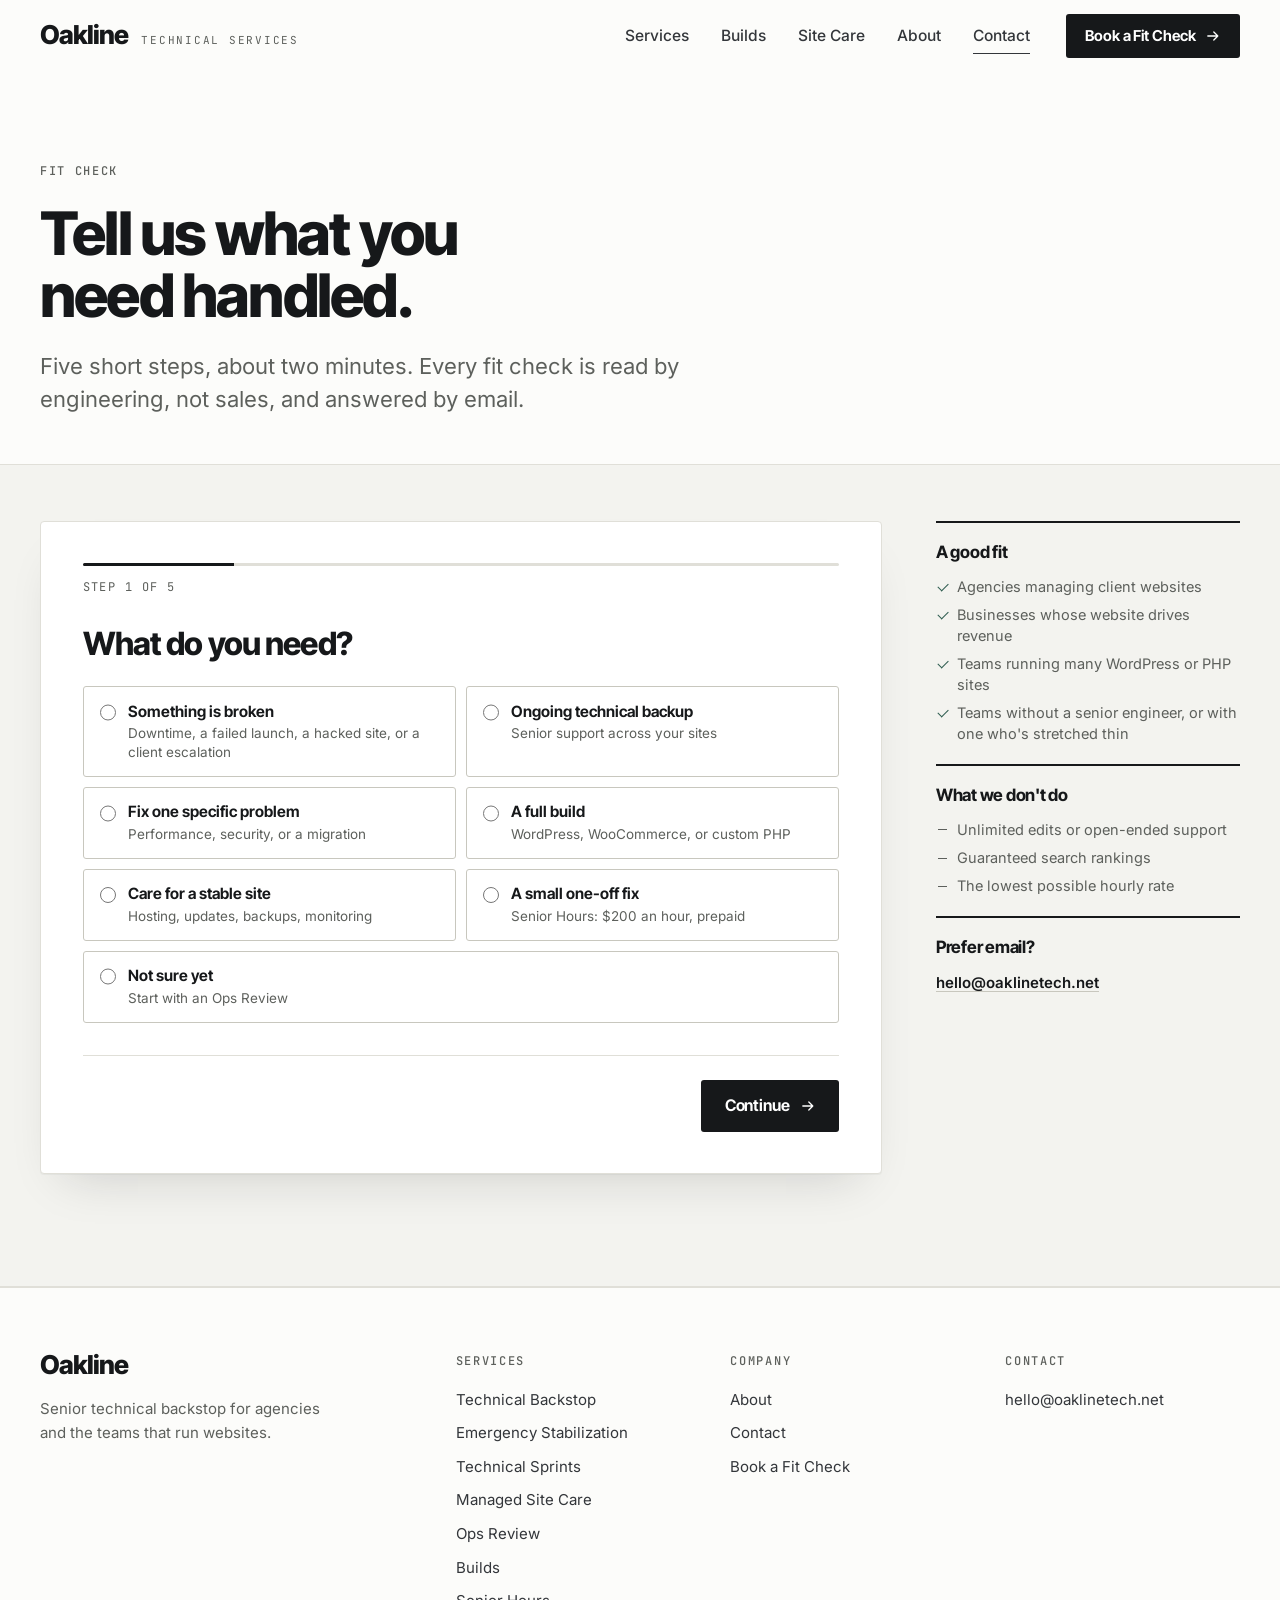
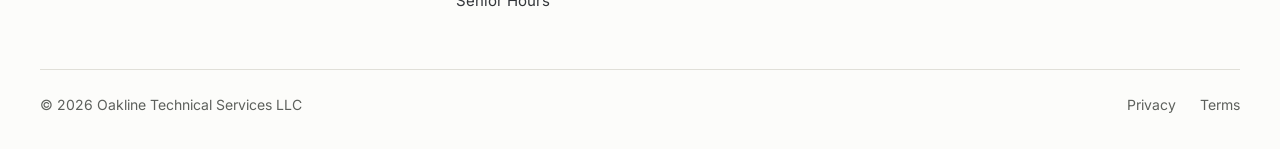
<file: contact.html>
<!doctype html>
<html lang="en">
<head>
  <meta charset="utf-8">
  <meta name="viewport" content="width=device-width, initial-scale=1">
  <title>Book a Fit Check | Oakline Technical Services</title>
  <meta name="description" content="Book a fit check with Oakline. Five short questions about your sites or project, answered by engineering, not sales.">
  <link rel="canonical" href="https://oaklinetech.net/contact.html">
  <meta name="theme-color" content="#fcfcfa">

  <!-- Social sharing -->
  <meta property="og:type" content="website">
  <meta property="og:site_name" content="Oakline Technical Services">
  <meta property="og:title" content="Book a Fit Check | Oakline Technical Services">
  <meta property="og:description" content="Book a fit check with Oakline. Five short questions about your sites or project, answered by engineering, not sales.">
  <meta property="og:url" content="https://oaklinetech.net/contact.html">
  <meta property="og:image" content="https://oaklinetech.net/assets/img/og-image.png">
  <meta property="og:image:width" content="1200">
  <meta property="og:image:height" content="630">
  <meta name="twitter:card" content="summary_large_image">
  <meta name="twitter:title" content="Book a Fit Check | Oakline Technical Services">
  <meta name="twitter:description" content="Book a fit check with Oakline. Five short questions about your sites or project, answered by engineering, not sales.">
  <meta name="twitter:image" content="https://oaklinetech.net/assets/img/og-image.png">

  <link rel="icon" href="assets/img/favicon.svg" type="image/svg+xml">
  <link rel="stylesheet" href="css/main.css">
  <link rel="stylesheet" href="css/services.css">
  <link rel="stylesheet" href="css/contact.css">

  </head>
<body>

<!-- Icon sprite: referenced below with <use href="#i-…">. -->
<svg xmlns="http://www.w3.org/2000/svg" aria-hidden="true" style="display:none">
  <symbol id="i-arrow" viewBox="0 0 20 20"><path d="M3.5 10h12.5M11 5l5 5-5 5" fill="none" stroke="currentColor" stroke-width="1.6" stroke-linecap="round" stroke-linejoin="round"/></symbol>
  <symbol id="i-check" viewBox="0 0 20 20"><path d="M4.5 10.5l3.5 3.5 7.5-8" fill="none" stroke="currentColor" stroke-width="1.8" stroke-linecap="round" stroke-linejoin="round"/></symbol>
  <symbol id="i-plus" viewBox="0 0 20 20"><path d="M10 4v12M4 10h12" fill="none" stroke="currentColor" stroke-width="1.6" stroke-linecap="round"/></symbol>
</svg>

<a class="skip-link" href="#main">Skip to content</a>

<!-- ============================== HEADER ============================== -->
<header class="site-header">
  <div class="container site-header__inner">
    <a class="brand" href="index.html" aria-label="Oakline Technical Services, home">
      <span class="brand__name">Oakline</span>
      <span class="brand__descriptor">Technical Services</span>
    </a>

    <button class="nav-toggle" type="button" aria-controls="site-nav" aria-expanded="false" aria-label="Open menu">
      <span class="nav-toggle__bars" aria-hidden="true"><span></span><span></span></span>
    </button>

    <nav class="site-nav" id="site-nav" aria-label="Main">
      <ul class="site-nav__list">
        <li><a class="site-nav__link" href="services.html">Services</a></li>
        <li><a class="site-nav__link" href="builds.html">Builds</a></li>
        <li><a class="site-nav__link" href="site-care.html">Site Care</a></li>
        <li><a class="site-nav__link" href="about.html">About</a></li>
        <li><a class="site-nav__link" href="contact.html" aria-current="page">Contact</a></li>
      </ul>
      <a class="btn btn--primary btn--small" href="contact.html">
        Book a Fit Check <svg aria-hidden="true"><use href="#i-arrow"/></svg>
      </a>
    </nav>
  </div>
</header>

<main id="main">

  <section class="page-hero page-hero--compact" aria-labelledby="page-title">
    <div class="container">
      <p class="label">Fit Check</p>
      <h1 class="page-hero__title" id="page-title">Tell us what you need handled.</h1>
      <p class="page-hero__lead">Five short steps, about two minutes. Every fit check is read by engineering, not sales, and answered by email.</p>
    </div>
  </section>

  <section class="section section--alt fc-section" aria-label="Fit Check form">
    <div class="container fc-layout">

      <div class="fc-panel">
        <!-- FORM SERVICE: replace YOUR_FORM_ID with your Formspree form ID (e.g. https://formspree.io/f/abcdwxyz).
             Until then the wizard shows a "not connected" notice instead of sending. -->
        <form class="fc" id="fit-check" action="https://formspree.io/f/YOUR_FORM_ID" method="POST"
              data-booking-url="">

          <div class="fc-progress" aria-hidden="true">
            <div class="fc-progress__bar"><span></span></div>
          </div>
          <p class="fc-progress__text" id="fc-status" aria-live="polite">Step 1 of 5</p>

          <!-- Step 1 -->
          <fieldset class="fc-step" data-step="1">
            <legend class="fc-step__title" tabindex="-1">What do you need?</legend>
            <div class="choices">
              <label class="choice choice--urgent"><input type="radio" name="need" value="urgent" required><span><strong>Something is broken</strong><small>Downtime, a failed launch, a hacked site, or a client escalation</small></span></label>
              <label class="choice"><input type="radio" name="need" value="backstop"><span><strong>Ongoing technical backup</strong><small>Senior support across your sites</small></span></label>
              <label class="choice"><input type="radio" name="need" value="sprint"><span><strong>Fix one specific problem</strong><small>Performance, security, or a migration</small></span></label>
              <label class="choice"><input type="radio" name="need" value="build"><span><strong>A full build</strong><small>WordPress, WooCommerce, or custom PHP</small></span></label>
              <label class="choice"><input type="radio" name="need" value="care"><span><strong>Care for a stable site</strong><small>Hosting, updates, backups, monitoring</small></span></label>
              <label class="choice"><input type="radio" name="need" value="hours"><span><strong>A small one-off fix</strong><small>Senior Hours: $200 an hour, prepaid</small></span></label>
              <label class="choice"><input type="radio" name="need" value="review"><span><strong>Not sure yet</strong><small>Start with an Ops Review</small></span></label>
            </div>
            <p class="fc-urgent" data-show-for="urgent">If a client site is down right now, email <a href="mailto:hello@oaklinetech.net?subject=URGENT%3A%20">hello@oaklinetech.net</a> with URGENT in the subject.</p>
          </fieldset>

          <!-- Step 2 (one branch shows, based on step 1) -->
          <fieldset class="fc-step" data-step="2">
            <legend class="fc-step__title" tabindex="-1">A little detail.</legend>

            <div class="fc-branch" data-for="urgent">
              <p class="fc-branch__for">If something is broken</p>
              <p class="fc-q">What's happening?</p>
              <div class="choices choices--compact">
                <label class="choice"><input type="radio" name="urgent_issue" value="Site is down" data-required><span><strong>The site is down</strong></span></label>
                <label class="choice"><input type="radio" name="urgent_issue" value="Hacked or infected"><span><strong>Hacked or infected</strong></span></label>
                <label class="choice"><input type="radio" name="urgent_issue" value="Failed launch or migration"><span><strong>Failed launch or migration</strong></span></label>
                <label class="choice"><input type="radio" name="urgent_issue" value="Something else"><span><strong>Something else</strong></span></label>
              </div>
              <label class="field">
                <span class="field__label">Since when?</span>
                <select name="urgent_since" data-required>
                  <option value="">Choose one</option>
                  <option>Today</option>
                  <option>This week</option>
                  <option>Longer than a week</option>
                </select>
              </label>
            </div>

            <div class="fc-branch" data-for="backstop care review">
              <p class="fc-branch__for">For ongoing backup, care, or a review</p>
              <p class="fc-q">How many sites are we talking about?</p>
              <div class="choices choices--compact">
                <label class="choice"><input type="radio" name="site_count" value="1–10" data-required><span><strong>1–10</strong></span></label>
                <label class="choice"><input type="radio" name="site_count" value="10–25"><span><strong>10–25</strong></span></label>
                <label class="choice"><input type="radio" name="site_count" value="25–50"><span><strong>25–50</strong></span></label>
                <label class="choice"><input type="radio" name="site_count" value="50–100"><span><strong>50–100</strong></span></label>
                <label class="choice"><input type="radio" name="site_count" value="100+"><span><strong>100+</strong></span></label>
              </div>
            </div>

            <div class="fc-branch" data-for="sprint">
              <p class="fc-branch__for">For one specific problem</p>
              <p class="fc-q">Which problem?</p>
              <div class="choices choices--compact">
                <label class="choice"><input type="radio" name="sprint_type" value="Performance" data-required><span><strong>Performance</strong><small>Slow or unstable pages</small></span></label>
                <label class="choice"><input type="radio" name="sprint_type" value="Security"><span><strong>Security</strong><small>Cleanup and hardening</small></span></label>
                <label class="choice"><input type="radio" name="sprint_type" value="Migration"><span><strong>Migration</strong><small>Hosting moves and launches</small></span></label>
              </div>
            </div>

            <div class="fc-branch" data-for="build">
              <p class="fc-branch__for">For a full build</p>
              <p class="fc-q">What kind of build?</p>
              <div class="choices choices--compact">
                <label class="choice"><input type="radio" name="build_type" value="WordPress site" data-required><span><strong>WordPress site</strong></span></label>
                <label class="choice"><input type="radio" name="build_type" value="WooCommerce store"><span><strong>WooCommerce store</strong></span></label>
                <label class="choice"><input type="radio" name="build_type" value="Custom PHP application"><span><strong>Custom PHP application</strong></span></label>
              </div>
              <div class="field-row">
                <label class="field">
                  <span class="field__label">Is the design ready?</span>
                  <select name="design_ready" data-required>
                    <option value="">Choose one</option>
                    <option>Yes, it's ready</option>
                    <option>In progress</option>
                    <option>Not yet</option>
                  </select>
                </label>
                <label class="field">
                  <span class="field__label">Target launch</span>
                  <select name="launch_target" data-required>
                    <option value="">Choose one</option>
                    <option>Within a month</option>
                    <option>1–3 months</option>
                    <option>3+ months</option>
                    <option>Flexible</option>
                  </select>
                </label>
              </div>
              <p class="fc-hint">We build from your design, so "not yet" is fine. It just affects timing.</p>
            </div>
            <div class="fc-branch" data-for="hours">
              <p class="fc-branch__for">For a small one-off fix</p>
              <label class="field">
                <span class="field__label">What needs doing?</span>
                <input type="text" name="task" placeholder="e.g. Contact form stopped sending emails" data-required>
              </label>
              <p class="fc-q">Roughly how long do you think it takes?</p>
              <div class="choices choices--compact">
                <label class="choice"><input type="radio" name="hours_estimate" value="1 hour" data-required><span><strong>1 hour</strong></span></label>
                <label class="choice"><input type="radio" name="hours_estimate" value="2 hours"><span><strong>2 hours</strong></span></label>
                <label class="choice"><input type="radio" name="hours_estimate" value="3 hours"><span><strong>3 hours</strong></span></label>
                <label class="choice"><input type="radio" name="hours_estimate" value="Not sure"><span><strong>Not sure</strong></span></label>
              </div>
              <p class="fc-hint">Senior Hours are $200 each, bought in whole hours and paid before work starts. If it looks bigger than a few hours, we'll suggest a sprint instead.</p>
            </div>
          </fieldset>

          <!-- Step 3 -->
          <fieldset class="fc-step" data-step="3">
            <legend class="fc-step__title" tabindex="-1">About you.</legend>
            <p class="fc-q">Which describes you best?</p>
            <div class="choices">
              <label class="choice"><input type="radio" name="who" value="An agency" required><span><strong>An agency</strong><small>Marketing, SEO, design, or web</small></span></label>
              <label class="choice"><input type="radio" name="who" value="A business with one main website"><span><strong>A business with one main website</strong><small>A site your business depends on</small></span></label>
              <label class="choice"><input type="radio" name="who" value="A team running many sites"><span><strong>A team running many sites</strong><small>A portfolio or fleet you manage in-house</small></span></label>
              <label class="choice"><input type="radio" name="who" value="A freelancer or consultant"><span><strong>A freelancer or consultant</strong><small>You need senior technical support for clients</small></span></label>
              <label class="choice"><input type="radio" name="who" value="Something else"><span><strong>Something else</strong></span></label>
            </div>
            <p class="fc-q">Team size</p>
            <div class="choices choices--compact">
              <label class="choice"><input type="radio" name="team_size" value="Just me" required><span><strong>Just me</strong></span></label>
              <label class="choice"><input type="radio" name="team_size" value="2–10"><span><strong>2–10</strong></span></label>
              <label class="choice"><input type="radio" name="team_size" value="11–25"><span><strong>11–25</strong></span></label>
              <label class="choice"><input type="radio" name="team_size" value="26+"><span><strong>26+</strong></span></label>
            </div>
          </fieldset>

          <!-- Step 4 -->
          <fieldset class="fc-step" data-step="4">
            <legend class="fc-step__title" tabindex="-1">Rough budget for this work.</legend>
            <p class="fc-hint fc-hint--top">Optional. It helps us suggest the right option. <a href="services.html">See starting prices</a>.</p>
            <div class="choices choices--compact">
              <label class="choice"><input type="radio" name="budget" value="Under $2,500"><span><strong>Under $2,500</strong></span></label>
              <label class="choice"><input type="radio" name="budget" value="$2,500–$5,000"><span><strong>$2,500–$5,000</strong></span></label>
              <label class="choice"><input type="radio" name="budget" value="$5,000–$10,000"><span><strong>$5,000–$10,000</strong></span></label>
              <label class="choice"><input type="radio" name="budget" value="$10,000–$25,000"><span><strong>$10,000–$25,000</strong></span></label>
              <label class="choice"><input type="radio" name="budget" value="$25,000+"><span><strong>$25,000+</strong></span></label>
              <label class="choice"><input type="radio" name="budget" value="Not sure yet"><span><strong>Not sure yet</strong></span></label>
            </div>
          </fieldset>

          <!-- Step 5 -->
          <fieldset class="fc-step" data-step="5">
            <legend class="fc-step__title" tabindex="-1">How should we reach you?</legend>
            <div class="field-row">
              <label class="field">
                <span class="field__label">Your name</span>
                <input type="text" name="name" autocomplete="name" required>
              </label>
              <label class="field">
                <span class="field__label">Work email</span>
                <input type="email" name="email" autocomplete="email" required>
              </label>
            </div>
            <label class="field">
              <span class="field__label">Website <span class="field__opt">optional</span></span>
              <input type="text" name="website" autocomplete="url" placeholder="yourcompany.com" inputmode="url">
            </label>
            <label class="field">
              <span class="field__label">Anything else we should know? <span class="field__opt">optional</span></span>
              <textarea name="message" rows="4"></textarea>
            </label>
            <p class="fc-privacy">We only use these details to reply to your fit check. See the <a href="privacy.html">Privacy notice</a>.</p>
          </fieldset>

          <!-- Spam trap: real people never see or fill this -->
          <div class="fc-trap" aria-hidden="true">
            <label>Leave this empty <input type="text" name="_gotcha" tabindex="-1" autocomplete="off"></label>
          </div>
          <input type="hidden" name="_subject" value="New fit check">
          <input type="hidden" name="came_from" value="">

          <p class="fc-error" role="alert" hidden></p>

          <div class="fc-nav">
            <button class="btn btn--secondary fc-back" type="button">Back</button>
            <button class="btn btn--primary fc-next" type="button">Continue <svg aria-hidden="true"><use href="#i-arrow"/></svg></button>
            <button class="btn btn--primary fc-send" type="submit">Send fit check <svg aria-hidden="true"><use href="#i-arrow"/></svg></button>
          </div>
        </form>

        <div class="fc-done" id="fc-done" hidden>
          <span class="fc-done__mark" aria-hidden="true"><svg><use href="#i-check"/></svg></span>
          <h2 class="fc-done__title" tabindex="-1">Thanks<span data-done-name></span>. Your fit check is in.</h2>
          <p class="fc-done__text">It goes straight to engineering, not sales. You'll get a reply by email.</p>
          <dl class="fc-summary" data-summary></dl>
          <a class="btn btn--primary fc-book" href="#" hidden>Pick a call time <svg aria-hidden="true"><use href="#i-arrow"/></svg></a>
        </div>
      </div>

      <aside class="fc-aside" aria-label="Before you start">
        <div class="fc-aside__block">
          <h2 class="fc-aside__title">A good fit</h2>
          <ul class="fc-aside__list fc-aside__list--yes">
            <li>Agencies managing client websites</li>
            <li>Businesses whose website drives revenue</li>
            <li>Teams running many WordPress or PHP sites</li>
            <li>Teams without a senior engineer, or with one who's stretched thin</li>
          </ul>
        </div>
        <div class="fc-aside__block">
          <h2 class="fc-aside__title">What we don't do</h2>
          <ul class="fc-aside__list fc-aside__list--no">
            <li>Unlimited edits or open-ended support</li>
            <li>Guaranteed search rankings</li>
            <li>The lowest possible hourly rate</li>
          </ul>
        </div>
        <div class="fc-aside__block">
          <h2 class="fc-aside__title">Prefer email?</h2>
          <p><a href="mailto:hello@oaklinetech.net">hello@oaklinetech.net</a></p>
        </div>
      </aside>

    </div>
  </section>

</main>

<!-- ============================== FOOTER ============================== -->
<footer class="site-footer">
  <div class="container">
    <div class="site-footer__grid">
      <div class="site-footer__brand">
        <a class="brand" href="index.html" aria-label="Oakline Technical Services, home">
          <span class="brand__name">Oakline</span>
        </a>
        <p>Senior technical backstop for agencies and the teams that run websites.</p>
      </div>
      <nav aria-label="Services">
        <p class="site-footer__heading">Services</p>
        <ul class="site-footer__links">
          <li><a href="services.html#backstop">Technical Backstop</a></li>
          <li><a href="services.html#emergency">Emergency Stabilization</a></li>
          <li><a href="services.html#sprints">Technical Sprints</a></li>
          <li><a href="site-care.html">Managed Site Care</a></li>
          <li><a href="services.html#ops-review">Ops Review</a></li>
          <li><a href="builds.html">Builds</a></li>
          <li><a href="services.html#hours">Senior Hours</a></li>
        </ul>
      </nav>
      <nav aria-label="Company">
        <p class="site-footer__heading">Company</p>
        <ul class="site-footer__links">
          <li><a href="about.html">About</a></li>
          <li><a href="contact.html">Contact</a></li>
          <li><a href="contact.html">Book a Fit Check</a></li>
        </ul>
      </nav>
      <div>
        <p class="site-footer__heading">Contact</p>
        <ul class="site-footer__links">
          <li><a href="mailto:hello@oaklinetech.net">hello@oaklinetech.net</a></li>
        </ul>
      </div>
    </div>

    <div class="site-footer__bottom">
      <p>&copy; <span data-year>2026</span> Oakline Technical Services LLC</p>
      <p class="site-footer__legal">
        <a href="privacy.html">Privacy</a>
        <a href="terms.html">Terms</a>
      </p>
    </div>
  </div>
</footer>

<script src="js/main.js" defer></script>
<script src="js/fit-check.js" defer></script>
</body>
</html>
</file>
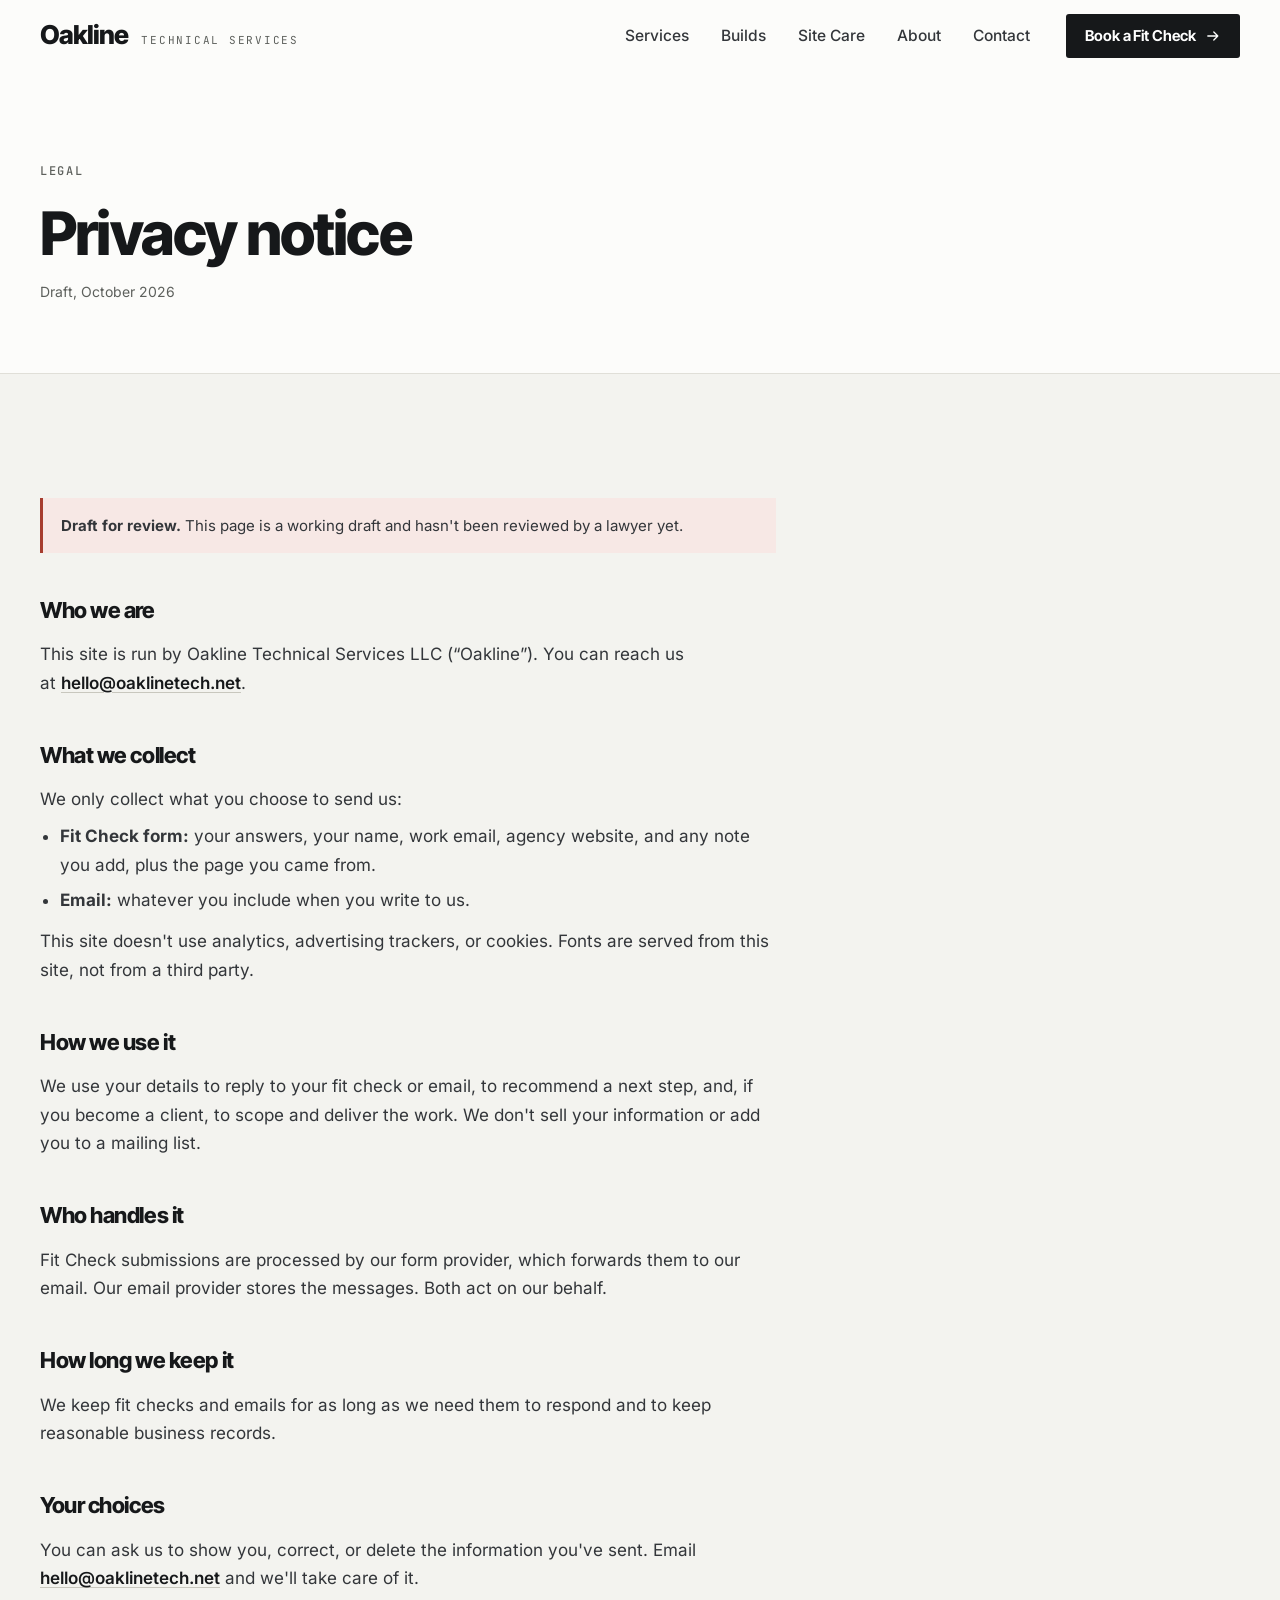
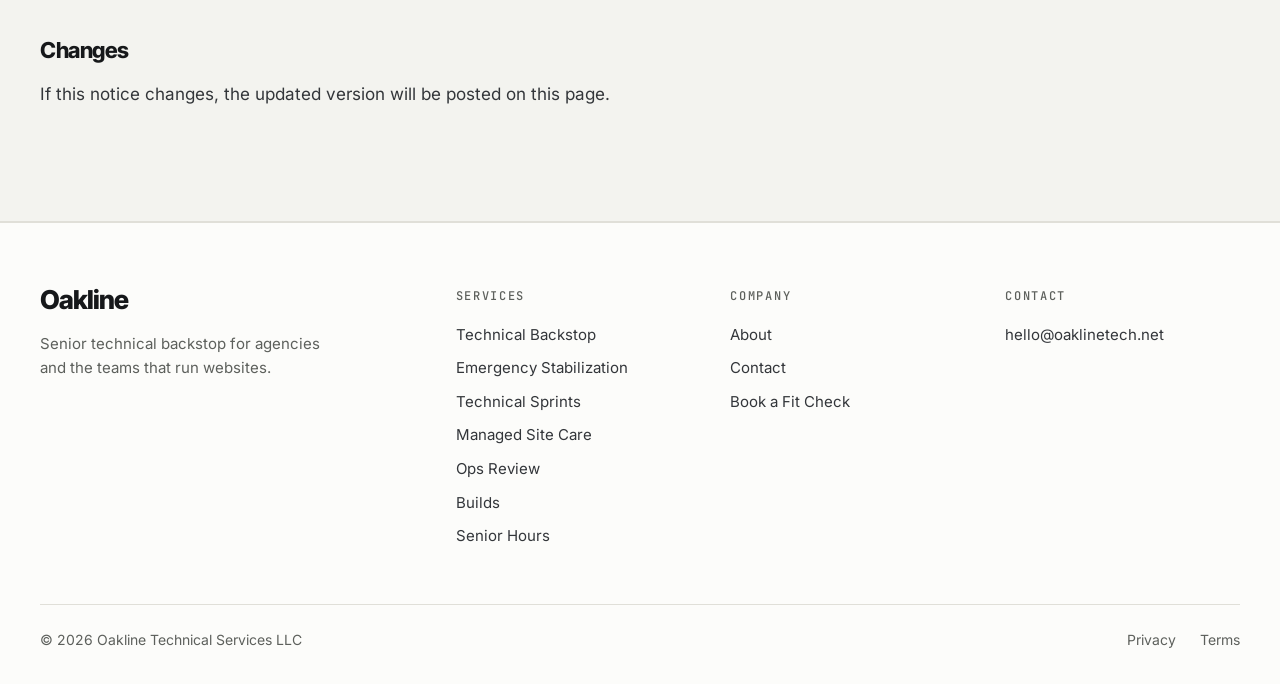
<file: privacy.html>
<!doctype html>
<html lang="en">
<head>
  <meta charset="utf-8">
  <meta name="viewport" content="width=device-width, initial-scale=1">
  <title>Privacy | Oakline Technical Services</title>
  <meta name="description" content="How Oakline handles the information you send through the Fit Check form or by email.">
  <link rel="canonical" href="https://oaklinetech.net/privacy.html">
  <meta name="theme-color" content="#fcfcfa">

  <!-- Social sharing -->
  <meta property="og:type" content="website">
  <meta property="og:site_name" content="Oakline Technical Services">
  <meta property="og:title" content="Privacy | Oakline Technical Services">
  <meta property="og:description" content="How Oakline handles the information you send through the Fit Check form or by email.">
  <meta property="og:url" content="https://oaklinetech.net/privacy.html">
  <meta property="og:image" content="https://oaklinetech.net/assets/img/og-image.png">
  <meta property="og:image:width" content="1200">
  <meta property="og:image:height" content="630">
  <meta name="twitter:card" content="summary_large_image">
  <meta name="twitter:title" content="Privacy | Oakline Technical Services">
  <meta name="twitter:description" content="How Oakline handles the information you send through the Fit Check form or by email.">
  <meta name="twitter:image" content="https://oaklinetech.net/assets/img/og-image.png">

  <link rel="icon" href="assets/img/favicon.svg" type="image/svg+xml">
  <link rel="stylesheet" href="css/main.css">
  <link rel="stylesheet" href="css/services.css">
  <link rel="stylesheet" href="css/legal.css">
  <meta name="robots" content="noindex">

  </head>
<body>

<!-- Icon sprite: referenced below with <use href="#i-…">. -->
<svg xmlns="http://www.w3.org/2000/svg" aria-hidden="true" style="display:none">
  <symbol id="i-arrow" viewBox="0 0 20 20"><path d="M3.5 10h12.5M11 5l5 5-5 5" fill="none" stroke="currentColor" stroke-width="1.6" stroke-linecap="round" stroke-linejoin="round"/></symbol>
  <symbol id="i-check" viewBox="0 0 20 20"><path d="M4.5 10.5l3.5 3.5 7.5-8" fill="none" stroke="currentColor" stroke-width="1.8" stroke-linecap="round" stroke-linejoin="round"/></symbol>
  <symbol id="i-plus" viewBox="0 0 20 20"><path d="M10 4v12M4 10h12" fill="none" stroke="currentColor" stroke-width="1.6" stroke-linecap="round"/></symbol>
</svg>

<a class="skip-link" href="#main">Skip to content</a>

<!-- ============================== HEADER ============================== -->
<header class="site-header">
  <div class="container site-header__inner">
    <a class="brand" href="index.html" aria-label="Oakline Technical Services, home">
      <span class="brand__name">Oakline</span>
      <span class="brand__descriptor">Technical Services</span>
    </a>

    <button class="nav-toggle" type="button" aria-controls="site-nav" aria-expanded="false" aria-label="Open menu">
      <span class="nav-toggle__bars" aria-hidden="true"><span></span><span></span></span>
    </button>

    <nav class="site-nav" id="site-nav" aria-label="Main">
      <ul class="site-nav__list">
        <li><a class="site-nav__link" href="services.html">Services</a></li>
        <li><a class="site-nav__link" href="builds.html">Builds</a></li>
        <li><a class="site-nav__link" href="site-care.html">Site Care</a></li>
        <li><a class="site-nav__link" href="about.html">About</a></li>
        <li><a class="site-nav__link" href="contact.html">Contact</a></li>
      </ul>
      <a class="btn btn--primary btn--small" href="contact.html">
        Book a Fit Check <svg aria-hidden="true"><use href="#i-arrow"/></svg>
      </a>
    </nav>
  </div>
</header>

<main id="main">
  <section class="page-hero page-hero--compact" aria-labelledby="page-title">
    <div class="container">
      <p class="label">Legal</p>
      <h1 class="page-hero__title" id="page-title">Privacy notice</h1>
      <p class="legal__updated">Draft, October 2026</p>
    </div>
  </section>
  <section class="section section--alt">
    <div class="container">
      <div class="legal">
      <!-- LEGAL REVIEW: placeholder text. Have this reviewed by a qualified professional before launch,
           then remove the draft notice and the noindex tag in the page head. -->
      <p class="legal__draft"><strong>Draft for review.</strong> This page is a working draft and hasn't been reviewed by a lawyer yet.</p>
      <h2>Who we are</h2>
      <p>This site is run by Oakline Technical Services LLC (“Oakline”). You can reach us at <a href="mailto:hello@oaklinetech.net">hello@oaklinetech.net</a>.</p>

      <h2>What we collect</h2>
      <p>We only collect what you choose to send us:</p>
      <ul>
        <li><strong>Fit Check form:</strong> your answers, your name, work email, agency website, and any note you add, plus the page you came from.</li>
        <li><strong>Email:</strong> whatever you include when you write to us.</li>
      </ul>
      <p>This site doesn't use analytics, advertising trackers, or cookies. Fonts are served from this site, not from a third party.</p>

      <h2>How we use it</h2>
      <p>We use your details to reply to your fit check or email, to recommend a next step, and, if you become a client, to scope and deliver the work. We don't sell your information or add you to a mailing list.</p>

      <h2>Who handles it</h2>
      <p>Fit Check submissions are processed by our form provider, which forwards them to our email. Our email provider stores the messages. Both act on our behalf.</p>

      <h2>How long we keep it</h2>
      <p>We keep fit checks and emails for as long as we need them to respond and to keep reasonable business records.</p>

      <h2>Your choices</h2>
      <p>You can ask us to show you, correct, or delete the information you've sent. Email <a href="mailto:hello@oaklinetech.net">hello@oaklinetech.net</a> and we'll take care of it.</p>

      <h2>Changes</h2>
      <p>If this notice changes, the updated version will be posted on this page.</p>
      </div>
    </div>
  </section>
</main>

<!-- ============================== FOOTER ============================== -->
<footer class="site-footer">
  <div class="container">
    <div class="site-footer__grid">
      <div class="site-footer__brand">
        <a class="brand" href="index.html" aria-label="Oakline Technical Services, home">
          <span class="brand__name">Oakline</span>
        </a>
        <p>Senior technical backstop for agencies and the teams that run websites.</p>
      </div>
      <nav aria-label="Services">
        <p class="site-footer__heading">Services</p>
        <ul class="site-footer__links">
          <li><a href="services.html#backstop">Technical Backstop</a></li>
          <li><a href="services.html#emergency">Emergency Stabilization</a></li>
          <li><a href="services.html#sprints">Technical Sprints</a></li>
          <li><a href="site-care.html">Managed Site Care</a></li>
          <li><a href="services.html#ops-review">Ops Review</a></li>
          <li><a href="builds.html">Builds</a></li>
          <li><a href="services.html#hours">Senior Hours</a></li>
        </ul>
      </nav>
      <nav aria-label="Company">
        <p class="site-footer__heading">Company</p>
        <ul class="site-footer__links">
          <li><a href="about.html">About</a></li>
          <li><a href="contact.html">Contact</a></li>
          <li><a href="contact.html">Book a Fit Check</a></li>
        </ul>
      </nav>
      <div>
        <p class="site-footer__heading">Contact</p>
        <ul class="site-footer__links">
          <li><a href="mailto:hello@oaklinetech.net">hello@oaklinetech.net</a></li>
        </ul>
      </div>
    </div>

    <div class="site-footer__bottom">
      <p>&copy; <span data-year>2026</span> Oakline Technical Services LLC</p>
      <p class="site-footer__legal">
        <a href="privacy.html">Privacy</a>
        <a href="terms.html">Terms</a>
      </p>
    </div>
  </div>
</footer>

<script src="js/main.js" defer></script>
</body>
</html>
</file>
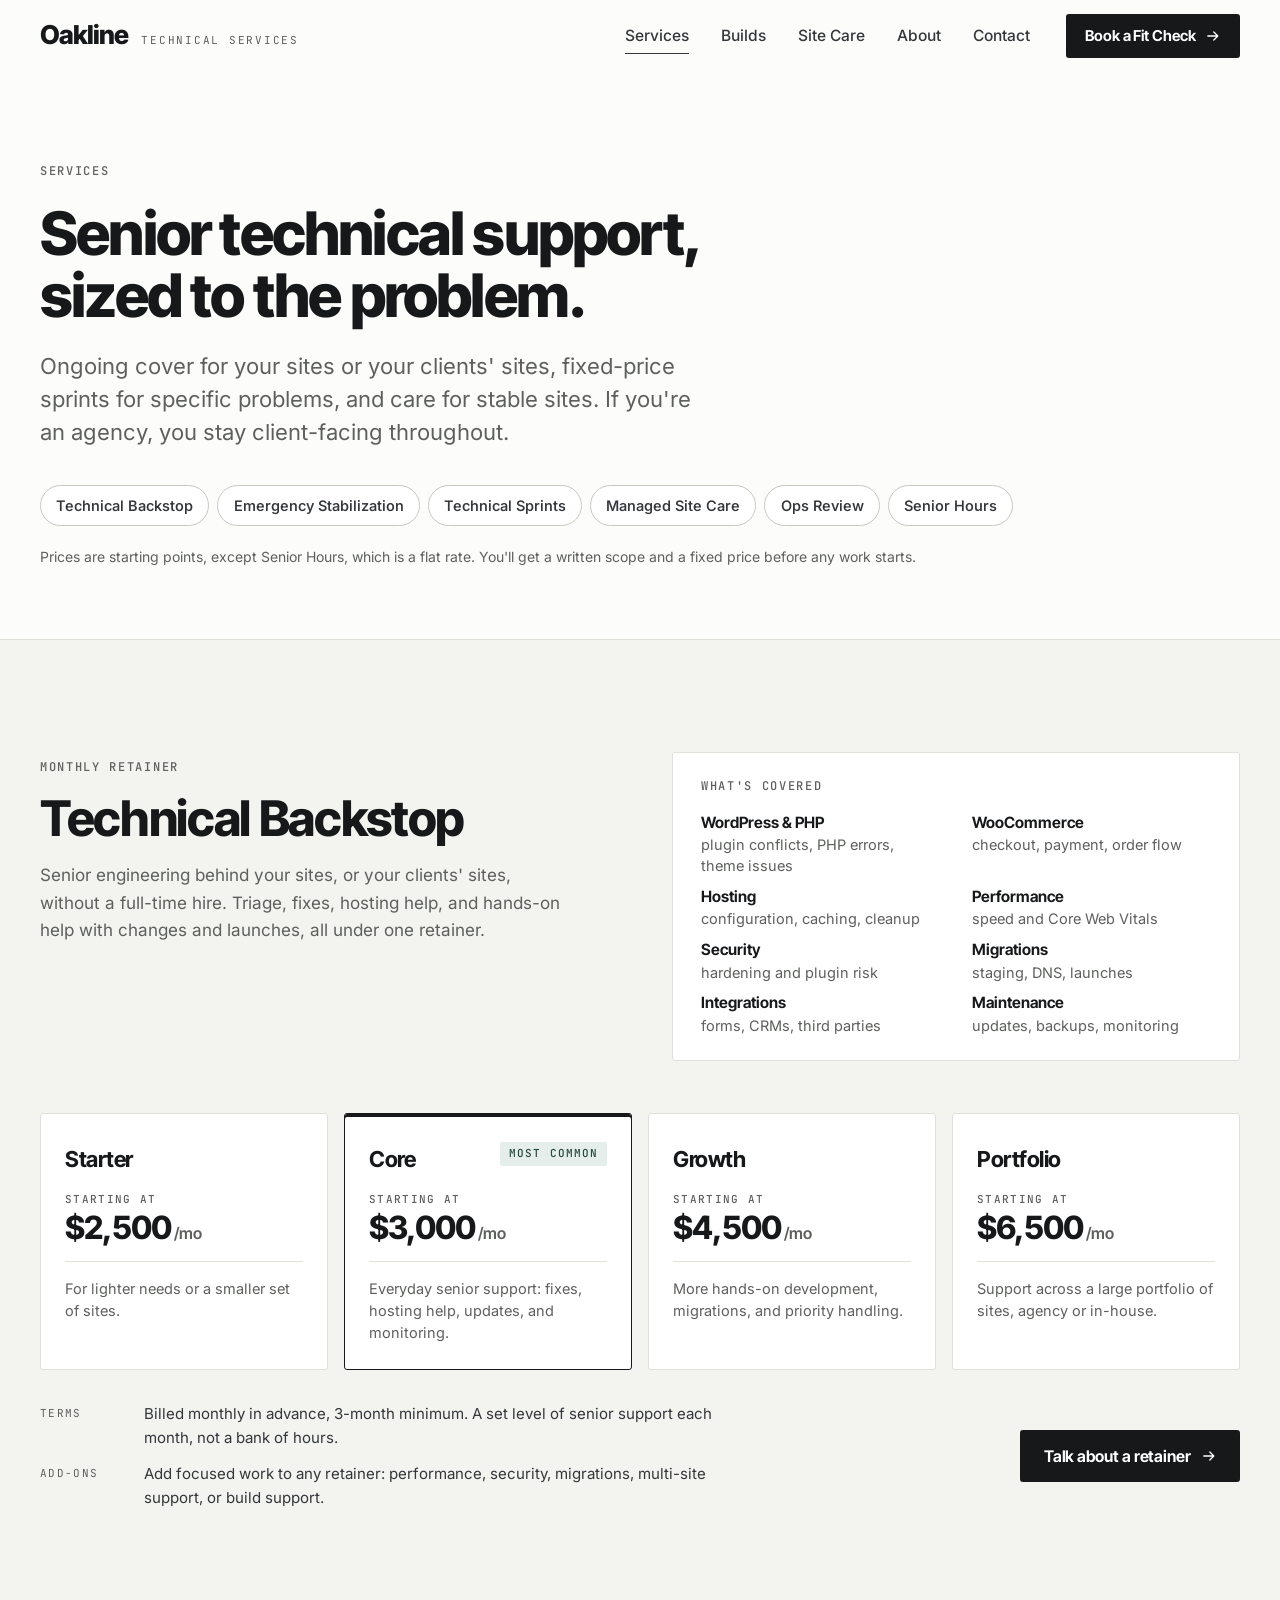
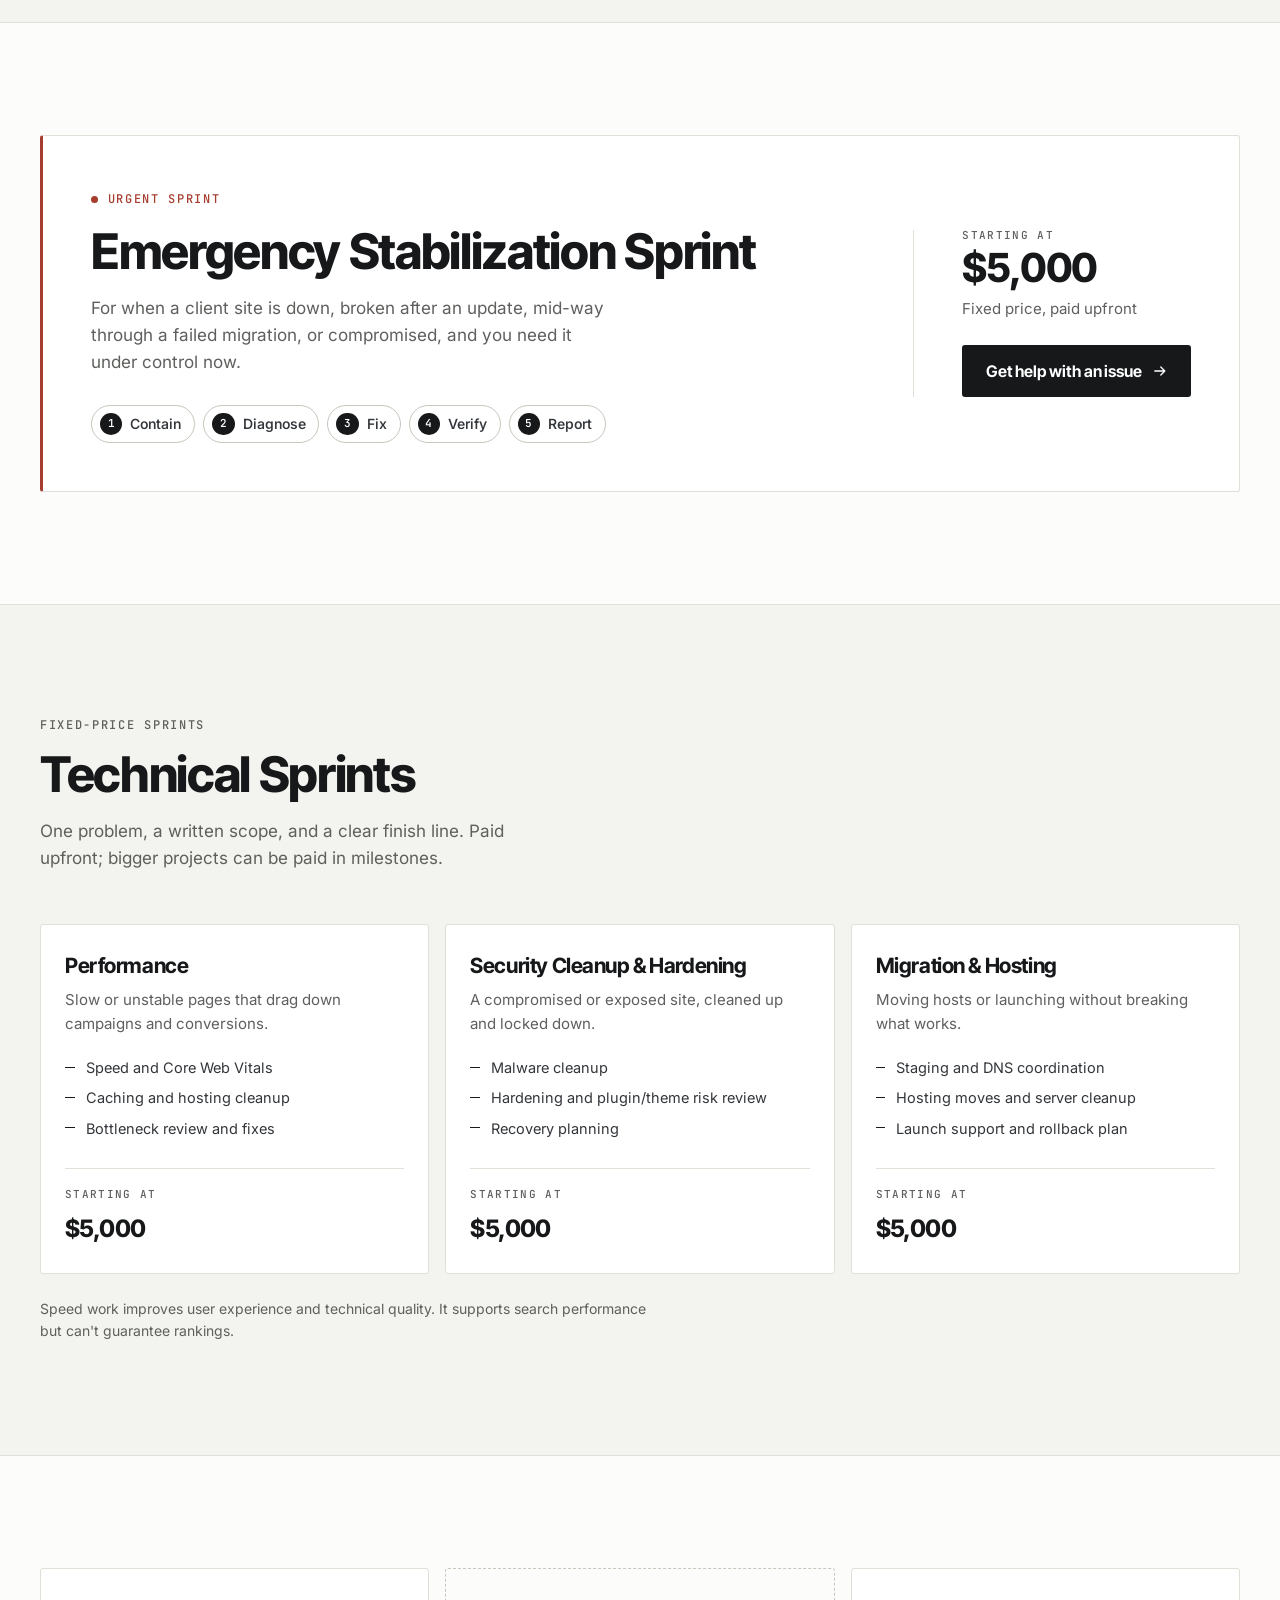
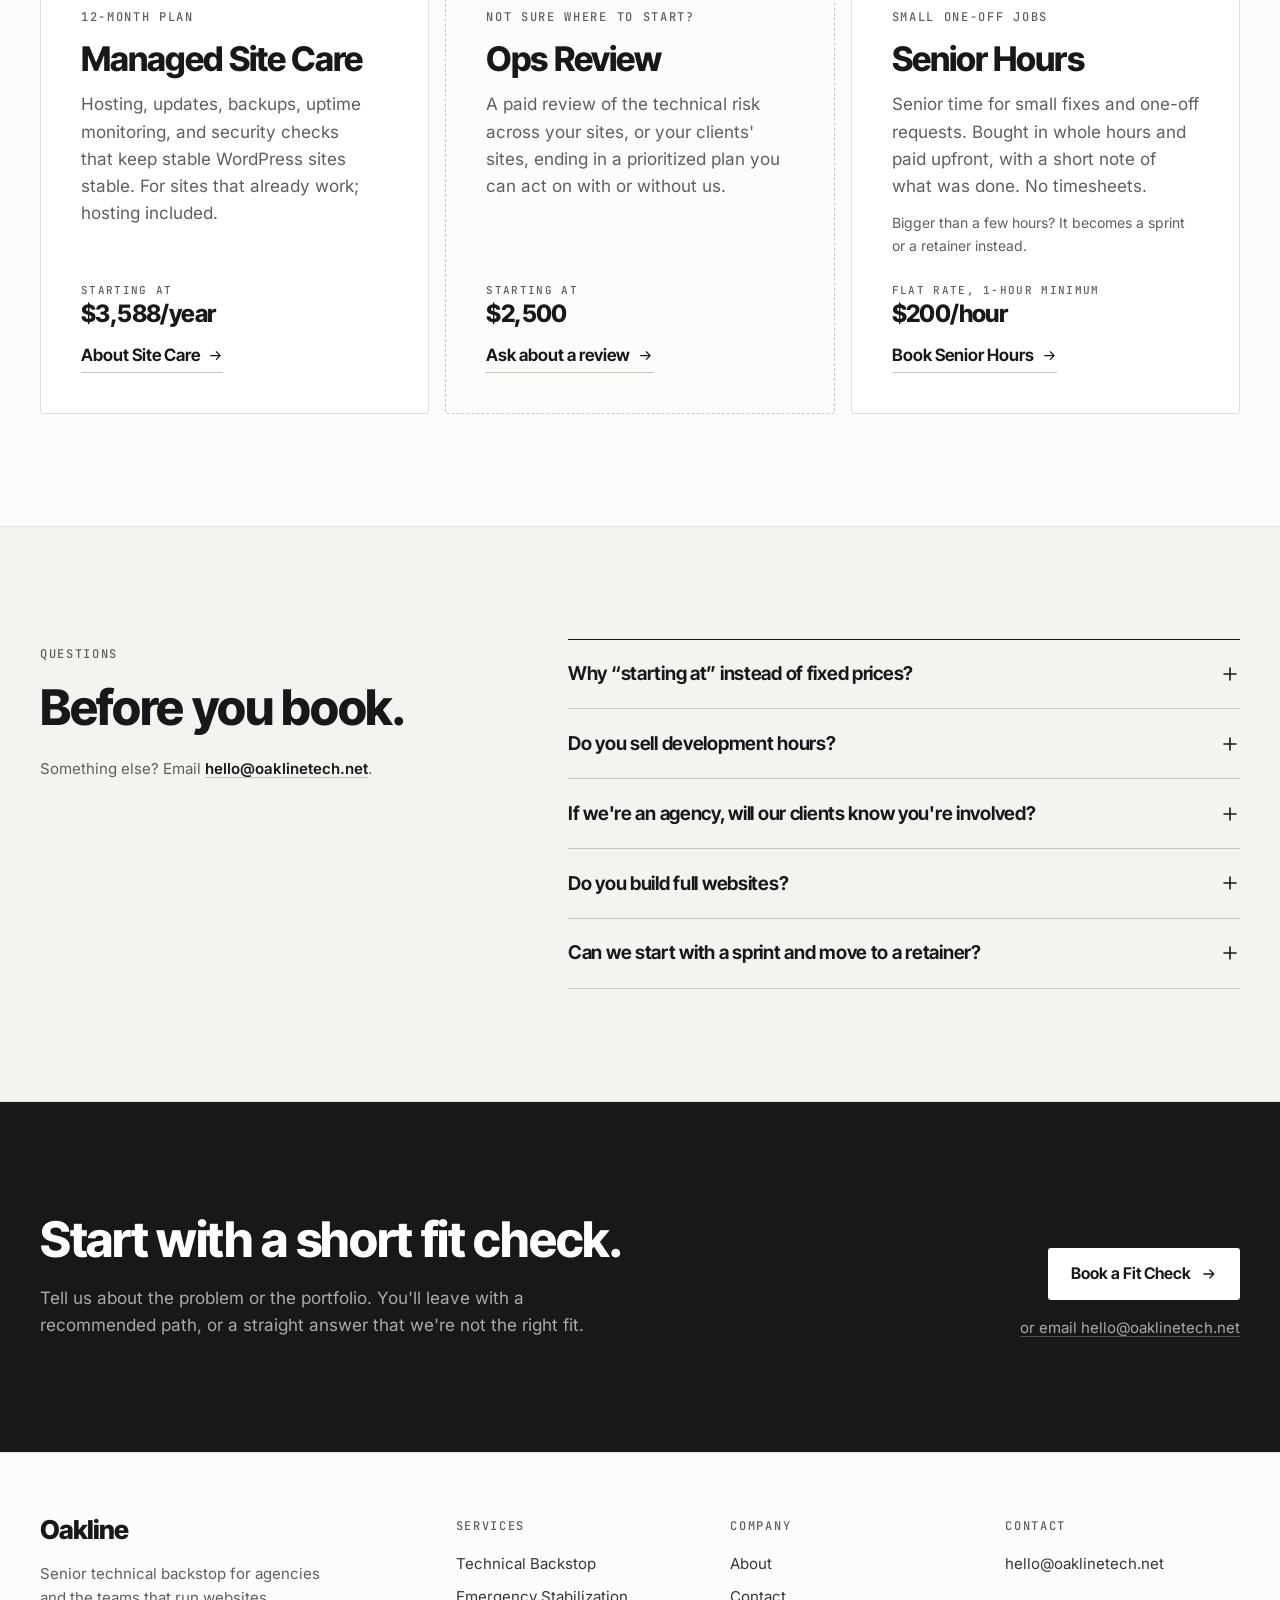
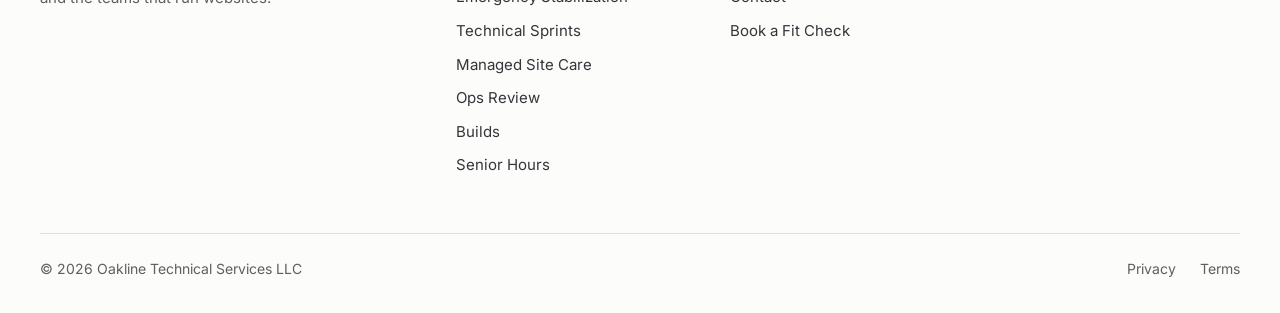
<file: services.html>
<!doctype html>
<html lang="en">
<head>
  <meta charset="utf-8">
  <meta name="viewport" content="width=device-width, initial-scale=1">
  <title>Services | Oakline Technical Services</title>
  <meta name="description" content="Technical Backstop retainers, Emergency Stabilization and fixed-price sprints, Managed Site Care, and Ops Reviews for agencies, site owners, and teams running WordPress and PHP sites. Starting prices shown.">
  <link rel="canonical" href="https://oaklinetech.net/services.html">
  <meta name="theme-color" content="#fcfcfa">

  <!-- Social sharing -->
  <meta property="og:type" content="website">
  <meta property="og:site_name" content="Oakline Technical Services">
  <meta property="og:title" content="Services | Oakline Technical Services">
  <meta property="og:description" content="Technical Backstop retainers, Emergency Stabilization and fixed-price sprints, Managed Site Care, and Ops Reviews for agencies, site owners, and teams running WordPress and PHP sites. Starting prices shown.">
  <meta property="og:url" content="https://oaklinetech.net/services.html">
  <meta property="og:image" content="https://oaklinetech.net/assets/img/og-image.png">
  <meta property="og:image:width" content="1200">
  <meta property="og:image:height" content="630">
  <meta name="twitter:card" content="summary_large_image">
  <meta name="twitter:title" content="Services | Oakline Technical Services">
  <meta name="twitter:description" content="Technical Backstop retainers, Emergency Stabilization and fixed-price sprints, Managed Site Care, and Ops Reviews for agencies, site owners, and teams running WordPress and PHP sites. Starting prices shown.">
  <meta name="twitter:image" content="https://oaklinetech.net/assets/img/og-image.png">

  <link rel="icon" href="assets/img/favicon.svg" type="image/svg+xml">
  <link rel="stylesheet" href="css/main.css">
  <link rel="stylesheet" href="css/services.css">

  </head>
<body>

<!-- Icon sprite: referenced below with <use href="#i-…">. -->
<svg xmlns="http://www.w3.org/2000/svg" aria-hidden="true" style="display:none">
  <symbol id="i-arrow" viewBox="0 0 20 20"><path d="M3.5 10h12.5M11 5l5 5-5 5" fill="none" stroke="currentColor" stroke-width="1.6" stroke-linecap="round" stroke-linejoin="round"/></symbol>
  <symbol id="i-check" viewBox="0 0 20 20"><path d="M4.5 10.5l3.5 3.5 7.5-8" fill="none" stroke="currentColor" stroke-width="1.8" stroke-linecap="round" stroke-linejoin="round"/></symbol>
  <symbol id="i-plus" viewBox="0 0 20 20"><path d="M10 4v12M4 10h12" fill="none" stroke="currentColor" stroke-width="1.6" stroke-linecap="round"/></symbol>
</svg>

<a class="skip-link" href="#main">Skip to content</a>

<!-- ============================== HEADER ============================== -->
<header class="site-header">
  <div class="container site-header__inner">
    <a class="brand" href="index.html" aria-label="Oakline Technical Services, home">
      <span class="brand__name">Oakline</span>
      <span class="brand__descriptor">Technical Services</span>
    </a>

    <button class="nav-toggle" type="button" aria-controls="site-nav" aria-expanded="false" aria-label="Open menu">
      <span class="nav-toggle__bars" aria-hidden="true"><span></span><span></span></span>
    </button>

    <nav class="site-nav" id="site-nav" aria-label="Main">
      <ul class="site-nav__list">
        <li><a class="site-nav__link" href="services.html" aria-current="page">Services</a></li>
        <li><a class="site-nav__link" href="builds.html">Builds</a></li>
        <li><a class="site-nav__link" href="site-care.html">Site Care</a></li>
        <li><a class="site-nav__link" href="about.html">About</a></li>
        <li><a class="site-nav__link" href="contact.html">Contact</a></li>
      </ul>
      <a class="btn btn--primary btn--small" href="contact.html">
        Book a Fit Check <svg aria-hidden="true"><use href="#i-arrow"/></svg>
      </a>
    </nav>
  </div>
</header>

<main id="main">

  <!-- ============================== INTRO ============================== -->
  <section class="page-hero" aria-labelledby="page-title">
    <div class="container">
      <p class="label">Services</p>
      <h1 class="page-hero__title" id="page-title">Senior technical support, sized to the problem.</h1>
      <p class="page-hero__lead">Ongoing cover for your sites or your clients' sites, fixed-price sprints for specific problems, and care for stable sites. If you're an agency, you stay client-facing throughout.</p>

      <nav class="jump" aria-label="On this page">
        <a href="#backstop">Technical Backstop</a>
        <a href="#emergency">Emergency Stabilization</a>
        <a href="#sprints">Technical Sprints</a>
        <a href="#site-care">Managed Site Care</a>
        <a href="#ops-review">Ops Review</a>
        <a href="#hours">Senior Hours</a>
      </nav>
      <p class="page-hero__note">Prices are starting points, except Senior Hours, which is a flat rate. You'll get a written scope and a fixed price before any work starts.</p>
    </div>
  </section>

  <!-- ============================== BACKSTOP ============================== -->
  <section class="section section--alt backstop" id="backstop" aria-labelledby="backstop-title">
    <div class="container">
      <div class="offer-head">
        <div>
          <p class="label">Monthly retainer</p>
          <h2 class="offer-head__title" id="backstop-title">Technical Backstop</h2>
          <p class="offer-head__text">Senior engineering behind your sites, or your clients' sites, without a full-time hire. Triage, fixes, hosting help, and hands-on help with changes and launches, all under one retainer.</p>
        </div>
        <div class="covered">
          <h3 class="covered__title">What's covered</h3>
          <ul class="covered__list">
            <li><strong>WordPress &amp; PHP</strong> plugin conflicts, PHP errors, theme issues</li>
            <li><strong>WooCommerce</strong> checkout, payment, order flow</li>
            <li><strong>Hosting</strong> configuration, caching, cleanup</li>
            <li><strong>Performance</strong> speed and Core Web Vitals</li>
            <li><strong>Security</strong> hardening and plugin risk</li>
            <li><strong>Migrations</strong> staging, DNS, launches</li>
            <li><strong>Integrations</strong> forms, CRMs, third parties</li>
            <li><strong>Maintenance</strong> updates, backups, monitoring</li>
          </ul>
        </div>
      </div>

      <ul class="tiers">
        <li class="tier">
          <h3 class="tier__name">Starter</h3>
          <p class="tier__price"><span class="tier__from">Starting at</span>$2,500<span class="tier__unit">/mo</span></p>
          <p class="tier__desc">For lighter needs or a smaller set of sites.</p>
        </li>
        <li class="tier tier--featured">
          <p class="tier__tag">Most common</p>
          <h3 class="tier__name">Core</h3>
          <p class="tier__price"><span class="tier__from">Starting at</span>$3,000<span class="tier__unit">/mo</span></p>
          <p class="tier__desc">Everyday senior support: fixes, hosting help, updates, and monitoring.</p>
        </li>
        <li class="tier">
          <h3 class="tier__name">Growth</h3>
          <p class="tier__price"><span class="tier__from">Starting at</span>$4,500<span class="tier__unit">/mo</span></p>
          <p class="tier__desc">More hands-on development, migrations, and priority handling.</p>
        </li>
        <li class="tier">
          <h3 class="tier__name">Portfolio</h3>
          <p class="tier__price"><span class="tier__from">Starting at</span>$6,500<span class="tier__unit">/mo</span></p>
          <p class="tier__desc">Support across a large portfolio of sites, agency or in-house.</p>
        </li>
      </ul>

      <div class="backstop__foot">
        <dl class="terms">
          <div><dt>Terms</dt><dd>Billed monthly in advance, 3-month minimum. A set level of senior support each month, not a bank of hours.</dd></div>
          <div><dt>Add-ons</dt><dd>Add focused work to any retainer: performance, security, migrations, multi-site support, or build support.</dd></div>
        </dl>
        <a class="btn btn--primary" href="contact.html?need=backstop">Talk about a retainer <svg aria-hidden="true"><use href="#i-arrow"/></svg></a>
      </div>
    </div>
  </section>

  <!-- ============================== EMERGENCY ============================== -->
  <section class="section emergency" id="emergency" aria-labelledby="emergency-title">
    <div class="container">
      <div class="emergency__card">
        <div class="emergency__copy">
          <p class="label emergency__label"><span class="emergency__dot" aria-hidden="true"></span>Urgent sprint</p>
          <h2 class="offer-head__title" id="emergency-title">Emergency Stabilization Sprint</h2>
          <p class="offer-head__text">For when a client site is down, broken after an update, mid-way through a failed migration, or compromised, and you need it under control now.</p>
          <ol class="flow" aria-label="How a stabilization sprint runs">
            <li>Contain</li>
            <li>Diagnose</li>
            <li>Fix</li>
            <li>Verify</li>
            <li>Report</li>
          </ol>
        </div>
        <div class="emergency__buy">
          <p class="price"><span class="price__from">Starting at</span>$5,000</p>
          <p class="price__terms">Fixed price, paid upfront</p>
          <a class="btn btn--primary" href="contact.html?need=urgent">Get help with an issue <svg aria-hidden="true"><use href="#i-arrow"/></svg></a>
        </div>
      </div>
    </div>
  </section>

  <!-- ============================== SPRINTS ============================== -->
  <section class="section section--alt sprints" id="sprints" aria-labelledby="sprints-title">
    <div class="container">
      <div class="offer-head offer-head--single">
        <p class="label">Fixed-price sprints</p>
        <h2 class="offer-head__title" id="sprints-title">Technical Sprints</h2>
        <p class="offer-head__text">One problem, a written scope, and a clear finish line. Paid upfront; bigger projects can be paid in milestones.</p>
      </div>

      <ul class="sprint-grid">
        <li class="sprint">
          <h3 class="sprint__name">Performance</h3>
          <p class="sprint__desc">Slow or unstable pages that drag down campaigns and conversions.</p>
          <ul class="sprint__scope">
            <li>Speed and Core Web Vitals</li>
            <li>Caching and hosting cleanup</li>
            <li>Bottleneck review and fixes</li>
          </ul>
          <p class="sprint__price"><span>Starting at</span>$5,000</p>
        </li>
        <li class="sprint">
          <h3 class="sprint__name">Security Cleanup &amp; Hardening</h3>
          <p class="sprint__desc">A compromised or exposed site, cleaned up and locked down.</p>
          <ul class="sprint__scope">
            <li>Malware cleanup</li>
            <li>Hardening and plugin/theme risk review</li>
            <li>Recovery planning</li>
          </ul>
          <p class="sprint__price"><span>Starting at</span>$5,000</p>
        </li>
        <li class="sprint">
          <h3 class="sprint__name">Migration &amp; Hosting</h3>
          <p class="sprint__desc">Moving hosts or launching without breaking what works.</p>
          <ul class="sprint__scope">
            <li>Staging and DNS coordination</li>
            <li>Hosting moves and server cleanup</li>
            <li>Launch support and rollback plan</li>
          </ul>
          <p class="sprint__price"><span>Starting at</span>$5,000</p>
        </li>
      </ul>
      <p class="sprints__note">Speed work improves user experience and technical quality. It supports search performance but can't guarantee rankings.</p>
    </div>
  </section>

  <!-- ============================== SITE CARE + OPS REVIEW ============================== -->
  <section class="section more" aria-label="More ways to work with Oakline">
    <div class="container more__grid">
      <article class="more-card" id="site-care">
        <p class="label">12-month plan</p>
        <h2 class="more-card__title">Managed Site Care</h2>
        <p class="more-card__text">Hosting, updates, backups, uptime monitoring, and security checks that keep stable WordPress sites stable. For sites that already work; hosting included.</p>
        <div class="more-card__foot">
          <p class="more-card__price"><span>Starting at</span>$3,588/year</p>
          <a class="arrow-link" href="site-care.html">About Site Care <svg aria-hidden="true"><use href="#i-arrow"/></svg></a>
        </div>
      </article>
      <article class="more-card more-card--entry" id="ops-review">
        <p class="label">Not sure where to start?</p>
        <h2 class="more-card__title">Ops Review</h2>
        <p class="more-card__text">A paid review of the technical risk across your sites, or your clients' sites, ending in a prioritized plan you can act on with or without us.</p>
        <div class="more-card__foot">
          <p class="more-card__price"><span>Starting at</span>$2,500</p>
          <a class="arrow-link" href="contact.html?need=review">Ask about a review <svg aria-hidden="true"><use href="#i-arrow"/></svg></a>
        </div>
      </article>
      <article class="more-card more-card--hours" id="hours">
        <p class="label">Small one-off jobs</p>
        <h2 class="more-card__title">Senior Hours</h2>
        <p class="more-card__text">Senior time for small fixes and one-off requests. Bought in whole hours and paid upfront, with a short note of what was done. No timesheets.</p>
        <p class="more-card__fine">Bigger than a few hours? It becomes a sprint or a retainer instead.</p>
        <div class="more-card__foot">
          <p class="more-card__price"><span>Flat rate, 1-hour minimum</span>$200/hour</p>
          <a class="arrow-link" href="contact.html?need=hours">Book Senior Hours <svg aria-hidden="true"><use href="#i-arrow"/></svg></a>
        </div>
      </article>
    </div>
  </section>

  <!-- ============================== FAQ ============================== -->
  <section class="section section--alt faq" aria-labelledby="faq-title">
    <div class="container faq__grid">
      <div>
        <p class="label">Questions</p>
        <h2 class="faq__title" id="faq-title">Before you book.</h2>
        <p class="faq__contact">Something else? Email <a href="mailto:hello@oaklinetech.net">hello@oaklinetech.net</a>.</p>
      </div>
      <div class="faq__list" data-accordion>
        <details class="qa">
          <summary>Why “starting at” instead of fixed prices?<svg aria-hidden="true"><use href="#i-plus"/></svg></summary>
          <div class="qa__a"><p>Two sites with the same symptom can need very different work. After a fit check you get a written scope and a fixed price for it, before anything starts.</p></div>
        </details>
        <details class="qa">
          <summary>Do you sell development hours?<svg aria-hidden="true"><use href="#i-plus"/></svg></summary>
          <div class="qa__a"><p>Not as a plan. Retainers cover a set level of senior support, not a bank of hours to draw down. For small one-off jobs or work outside a plan, <a href="#hours">Senior Hours</a> are a flat $200 an hour, bought in whole hours and paid upfront. Anything bigger than a few hours becomes a sprint or a retainer.</p></div>
        </details>
        <details class="qa">
          <summary>If we're an agency, will our clients know you're involved?<svg aria-hidden="true"><use href="#i-plus"/></svg></summary>
          <div class="qa__a"><p>Only if you want them to. You stay client-facing, and our reports are written so your team can pass them along.</p></div>
        </details>
        <details class="qa">
          <summary>Do you build full websites?<svg aria-hidden="true"><use href="#i-plus"/></svg></summary>
          <div class="qa__a"><p>Yes. Full WordPress, WooCommerce, and custom PHP builds, white-label for agencies or directly for businesses, at a fixed price after scoping. See <a href="builds.html">Builds</a>. Smaller build support, such as landing pages, can also be added to a retainer.</p></div>
        </details>
        <details class="qa">
          <summary>Can we start with a sprint and move to a retainer?<svg aria-hidden="true"><use href="#i-plus"/></svg></summary>
          <div class="qa__a"><p>Yes. Every sprint ends with a report that recommends a next step, which may be a retainer, Site Care, or nothing at all.</p></div>
        </details>
      </div>
    </div>
  </section>


  <!-- ============================== CTA ============================== -->
  <section class="cta" aria-labelledby="cta-title">
    <div class="container cta__inner">
      <div>
        <h2 class="cta__title" id="cta-title">Start with a short fit check.</h2>
        <p class="cta__text">Tell us about the problem or the portfolio. You'll leave with a recommended path, or a straight answer that we're not the right fit.</p>
      </div>
      <div class="cta__actions">
        <a class="btn btn--inverse" href="contact.html">Book a Fit Check <svg aria-hidden="true"><use href="#i-arrow"/></svg></a>
        <a class="cta__email" href="mailto:hello@oaklinetech.net">or email hello@oaklinetech.net</a>
      </div>
    </div>
  </section>

</main>

<!-- ============================== FOOTER ============================== -->
<footer class="site-footer">
  <div class="container">
    <div class="site-footer__grid">
      <div class="site-footer__brand">
        <a class="brand" href="index.html" aria-label="Oakline Technical Services, home">
          <span class="brand__name">Oakline</span>
        </a>
        <p>Senior technical backstop for agencies and the teams that run websites.</p>
      </div>
      <nav aria-label="Services">
        <p class="site-footer__heading">Services</p>
        <ul class="site-footer__links">
          <li><a href="services.html#backstop">Technical Backstop</a></li>
          <li><a href="services.html#emergency">Emergency Stabilization</a></li>
          <li><a href="services.html#sprints">Technical Sprints</a></li>
          <li><a href="site-care.html">Managed Site Care</a></li>
          <li><a href="services.html#ops-review">Ops Review</a></li>
          <li><a href="builds.html">Builds</a></li>
          <li><a href="services.html#hours">Senior Hours</a></li>
        </ul>
      </nav>
      <nav aria-label="Company">
        <p class="site-footer__heading">Company</p>
        <ul class="site-footer__links">
          <li><a href="about.html">About</a></li>
          <li><a href="contact.html">Contact</a></li>
          <li><a href="contact.html">Book a Fit Check</a></li>
        </ul>
      </nav>
      <div>
        <p class="site-footer__heading">Contact</p>
        <ul class="site-footer__links">
          <li><a href="mailto:hello@oaklinetech.net">hello@oaklinetech.net</a></li>
        </ul>
      </div>
    </div>

    <div class="site-footer__bottom">
      <p>&copy; <span data-year>2026</span> Oakline Technical Services LLC</p>
      <p class="site-footer__legal">
        <a href="privacy.html">Privacy</a>
        <a href="terms.html">Terms</a>
      </p>
    </div>
  </div>
</footer>

<script src="js/main.js" defer></script>
</body>
</html>
</file>
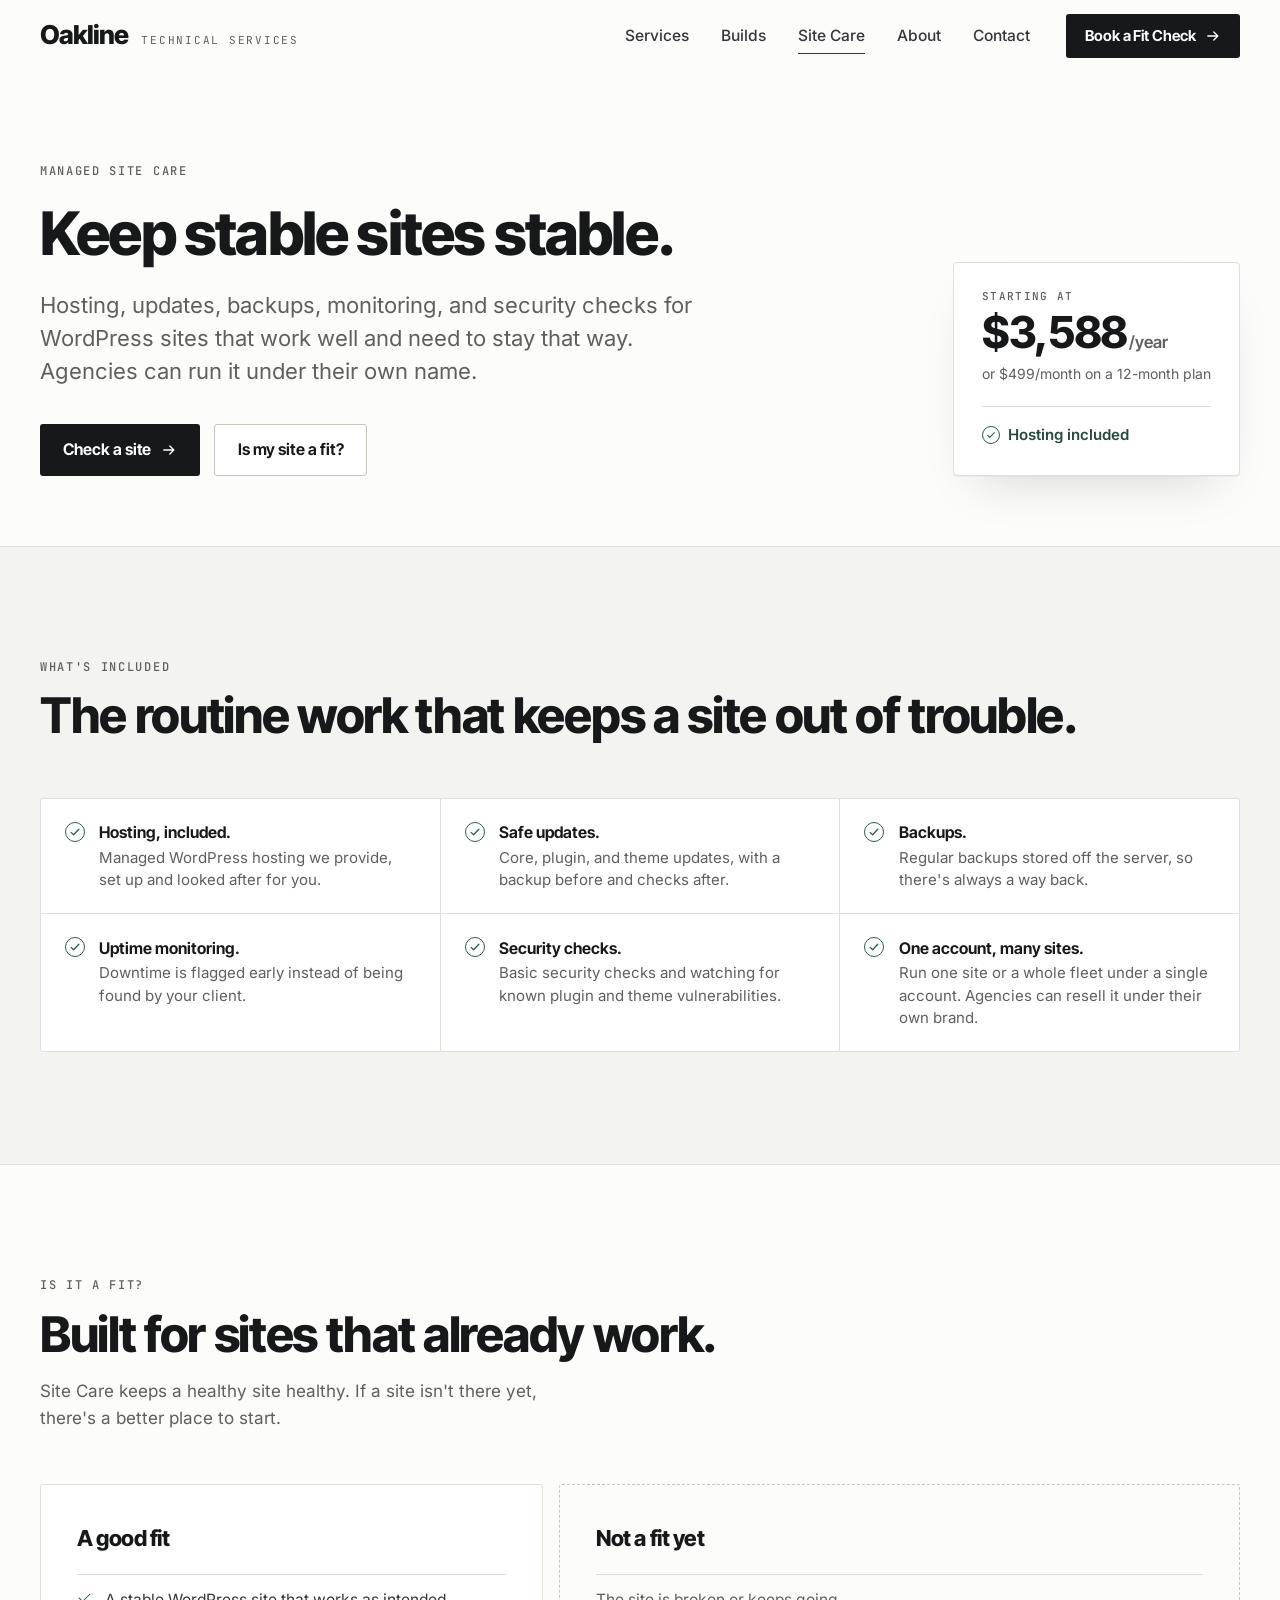
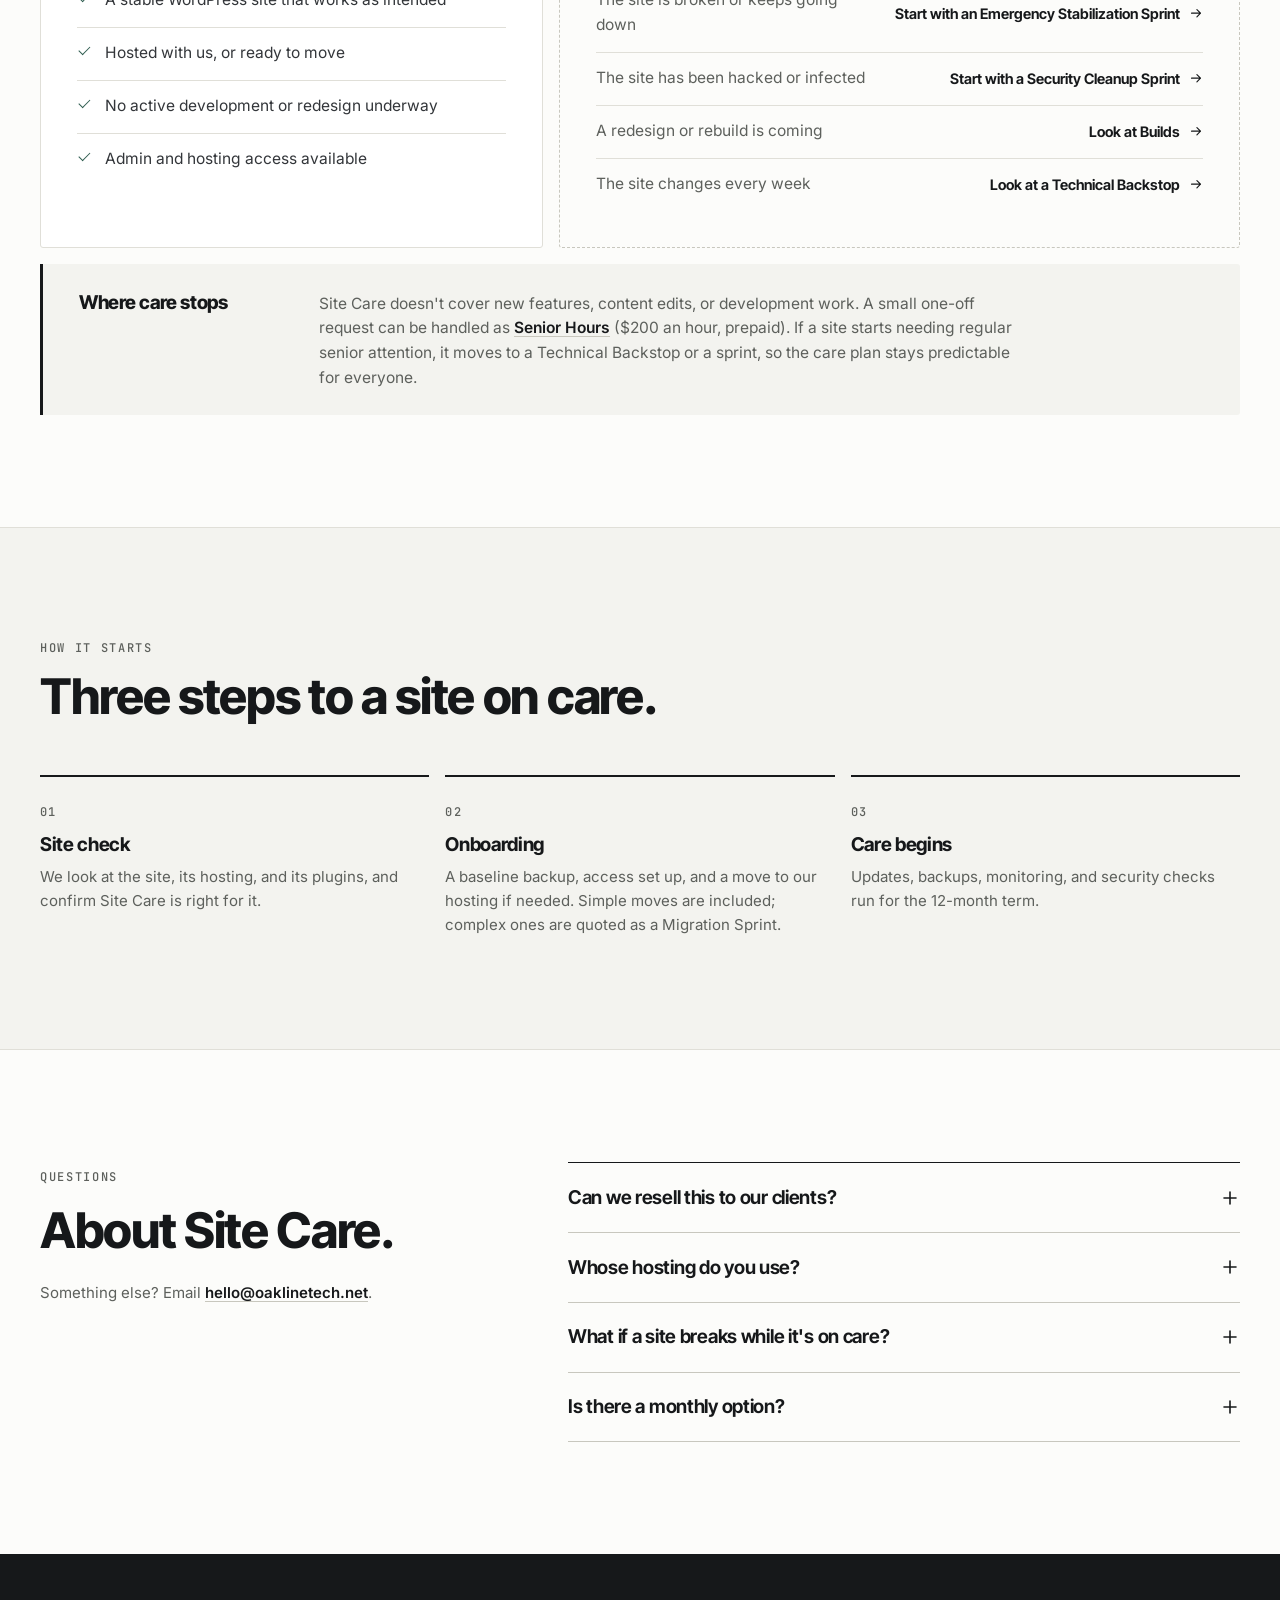
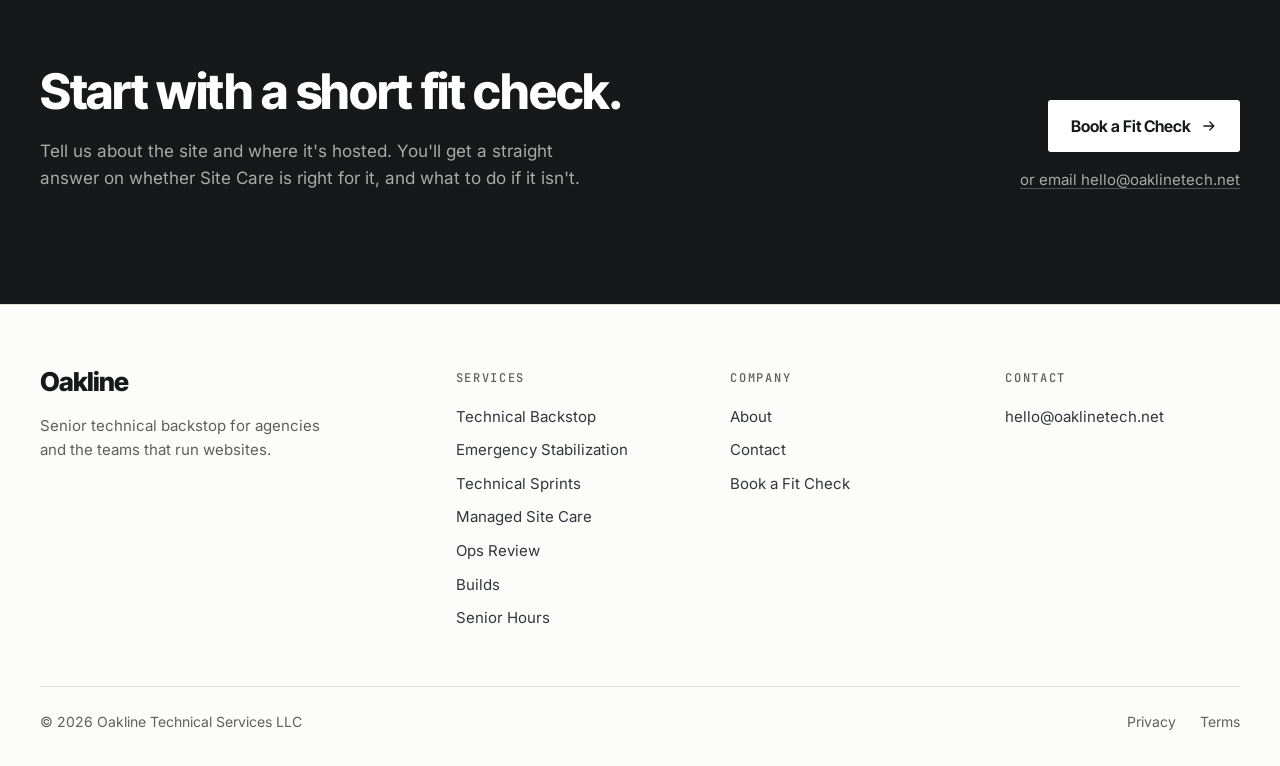
<file: site-care.html>
<!doctype html>
<html lang="en">
<head>
  <meta charset="utf-8">
  <meta name="viewport" content="width=device-width, initial-scale=1">
  <title>Managed Site Care | Oakline Technical Services</title>
  <meta name="description" content="Managed Site Care for stable WordPress sites: hosting, safe updates, backups, uptime monitoring, and security checks, for one site or a whole fleet. Starting at $3,588/year.">
  <link rel="canonical" href="https://oaklinetech.net/site-care.html">
  <meta name="theme-color" content="#fcfcfa">

  <!-- Social sharing -->
  <meta property="og:type" content="website">
  <meta property="og:site_name" content="Oakline Technical Services">
  <meta property="og:title" content="Managed Site Care | Oakline Technical Services">
  <meta property="og:description" content="Managed Site Care for stable WordPress sites: hosting, safe updates, backups, uptime monitoring, and security checks, for one site or a whole fleet. Starting at $3,588/year.">
  <meta property="og:url" content="https://oaklinetech.net/site-care.html">
  <meta property="og:image" content="https://oaklinetech.net/assets/img/og-image.png">
  <meta property="og:image:width" content="1200">
  <meta property="og:image:height" content="630">
  <meta name="twitter:card" content="summary_large_image">
  <meta name="twitter:title" content="Managed Site Care | Oakline Technical Services">
  <meta name="twitter:description" content="Managed Site Care for stable WordPress sites: hosting, safe updates, backups, uptime monitoring, and security checks, for one site or a whole fleet. Starting at $3,588/year.">
  <meta name="twitter:image" content="https://oaklinetech.net/assets/img/og-image.png">

  <link rel="icon" href="assets/img/favicon.svg" type="image/svg+xml">
  <link rel="stylesheet" href="css/main.css">
  <link rel="stylesheet" href="css/services.css">
  <link rel="stylesheet" href="css/site-care.css">

  </head>
<body>

<!-- Icon sprite: referenced below with <use href="#i-…">. -->
<svg xmlns="http://www.w3.org/2000/svg" aria-hidden="true" style="display:none">
  <symbol id="i-arrow" viewBox="0 0 20 20"><path d="M3.5 10h12.5M11 5l5 5-5 5" fill="none" stroke="currentColor" stroke-width="1.6" stroke-linecap="round" stroke-linejoin="round"/></symbol>
  <symbol id="i-check" viewBox="0 0 20 20"><path d="M4.5 10.5l3.5 3.5 7.5-8" fill="none" stroke="currentColor" stroke-width="1.8" stroke-linecap="round" stroke-linejoin="round"/></symbol>
  <symbol id="i-plus" viewBox="0 0 20 20"><path d="M10 4v12M4 10h12" fill="none" stroke="currentColor" stroke-width="1.6" stroke-linecap="round"/></symbol>
</svg>

<a class="skip-link" href="#main">Skip to content</a>

<!-- ============================== HEADER ============================== -->
<header class="site-header">
  <div class="container site-header__inner">
    <a class="brand" href="index.html" aria-label="Oakline Technical Services, home">
      <span class="brand__name">Oakline</span>
      <span class="brand__descriptor">Technical Services</span>
    </a>

    <button class="nav-toggle" type="button" aria-controls="site-nav" aria-expanded="false" aria-label="Open menu">
      <span class="nav-toggle__bars" aria-hidden="true"><span></span><span></span></span>
    </button>

    <nav class="site-nav" id="site-nav" aria-label="Main">
      <ul class="site-nav__list">
        <li><a class="site-nav__link" href="services.html">Services</a></li>
        <li><a class="site-nav__link" href="builds.html">Builds</a></li>
        <li><a class="site-nav__link" href="site-care.html" aria-current="page">Site Care</a></li>
        <li><a class="site-nav__link" href="about.html">About</a></li>
        <li><a class="site-nav__link" href="contact.html">Contact</a></li>
      </ul>
      <a class="btn btn--primary btn--small" href="contact.html">
        Book a Fit Check <svg aria-hidden="true"><use href="#i-arrow"/></svg>
      </a>
    </nav>
  </div>
</header>

<main id="main">

  <!-- ============================== INTRO ============================== -->
  <section class="page-hero" aria-labelledby="page-title">
    <div class="container care-hero">
      <div>
        <p class="label">Managed Site Care</p>
        <h1 class="page-hero__title" id="page-title">Keep stable sites stable.</h1>
        <p class="page-hero__lead">Hosting, updates, backups, monitoring, and security checks for WordPress sites that work well and need to stay that way. Agencies can run it under their own name.</p>
        <div class="page-hero__actions">
          <a class="btn btn--primary" href="contact.html?need=care">Check a site <svg aria-hidden="true"><use href="#i-arrow"/></svg></a>
          <a class="btn btn--secondary" href="#eligibility">Is my site a fit?</a>
        </div>
      </div>
      <div class="care-price">
        <p class="care-price__amount"><span>Starting at</span>$3,588<small>/year</small></p>
        <p class="care-price__alt">or $499/month on a 12-month plan</p>
        <p class="care-price__incl"><svg aria-hidden="true"><use href="#i-check"/></svg>Hosting included</p>
      </div>
    </div>
  </section>

  <!-- ============================== INCLUDED ============================== -->
  <section class="section section--alt" id="included" aria-labelledby="included-title">
    <div class="container">
      <div class="offer-head offer-head--single">
        <p class="label">What's included</p>
        <h2 class="offer-head__title" id="included-title">The routine work that keeps a site out of trouble.</h2>
      </div>
      <ul class="promises promises--three">
        <li><svg aria-hidden="true"><use href="#i-check"/></svg><span><strong>Hosting, included.</strong> Managed WordPress hosting we provide, set up and looked after for you.</span></li>
        <li><svg aria-hidden="true"><use href="#i-check"/></svg><span><strong>Safe updates.</strong> Core, plugin, and theme updates, with a backup before and checks after.</span></li>
        <li><svg aria-hidden="true"><use href="#i-check"/></svg><span><strong>Backups.</strong> Regular backups stored off the server, so there's always a way back.</span></li>
        <li><svg aria-hidden="true"><use href="#i-check"/></svg><span><strong>Uptime monitoring.</strong> Downtime is flagged early instead of being found by your client.</span></li>
        <li><svg aria-hidden="true"><use href="#i-check"/></svg><span><strong>Security checks.</strong> Basic security checks and watching for known plugin and theme vulnerabilities.</span></li>
        <li><svg aria-hidden="true"><use href="#i-check"/></svg><span><strong>One account, many sites.</strong> Run one site or a whole fleet under a single account. Agencies can resell it under their own brand.</span></li>
      </ul>
    </div>
  </section>

  <!-- ============================== ELIGIBILITY ============================== -->
  <section class="section" id="eligibility" aria-labelledby="eligibility-title">
    <div class="container">
      <div class="offer-head offer-head--single">
        <p class="label">Is it a fit?</p>
        <h2 class="offer-head__title" id="eligibility-title">Built for sites that already work.</h2>
        <p class="offer-head__text">Site Care keeps a healthy site healthy. If a site isn't there yet, there's a better place to start.</p>
      </div>

      <div class="elig">
        <div class="elig__col">
          <h3 class="elig__title">A good fit</h3>
          <ul class="elig__yes">
            <li>A stable WordPress site that works as intended</li>
            <li>Hosted with us, or ready to move</li>
            <li>No active development or redesign underway</li>
            <li>Admin and hosting access available</li>
          </ul>
        </div>
        <div class="elig__col">
          <h3 class="elig__title">Not a fit yet</h3>
          <ul class="elig__not">
            <li><span>The site is broken or keeps going down</span><a href="services.html#emergency">Start with an Emergency Stabilization <span class="nowrap">Sprint&nbsp;<svg aria-hidden="true"><use href="#i-arrow"/></svg></span></a></li>
            <li><span>The site has been hacked or infected</span><a href="services.html#sprints">Start with a Security Cleanup <span class="nowrap">Sprint&nbsp;<svg aria-hidden="true"><use href="#i-arrow"/></svg></span></a></li>
            <li><span>A redesign or rebuild is coming</span><a href="builds.html">Look at <span class="nowrap">Builds&nbsp;<svg aria-hidden="true"><use href="#i-arrow"/></svg></span></a></li>
            <li><span>The site changes every week</span><a href="services.html#backstop">Look at a Technical <span class="nowrap">Backstop&nbsp;<svg aria-hidden="true"><use href="#i-arrow"/></svg></span></a></li>
          </ul>
        </div>
      </div>

      <div class="stops">
        <h3 class="stops__title">Where care stops</h3>
        <p>Site Care doesn't cover new features, content edits, or development work. A small one-off request can be handled as <a href="services.html#hours">Senior Hours</a> ($200 an hour, prepaid). If a site starts needing regular senior attention, it moves to a Technical Backstop or a sprint, so the care plan stays predictable for everyone.</p>
      </div>
    </div>
  </section>

  <!-- ============================== HOW IT STARTS ============================== -->
  <section class="section section--alt" aria-labelledby="start-title">
    <div class="container">
      <div class="offer-head offer-head--single">
        <p class="label">How it starts</p>
        <h2 class="offer-head__title" id="start-title">Three steps to a site on care.</h2>
      </div>
      <ol class="steps steps--three">
        <li class="steps__item">
          <h3>Site check</h3>
          <p>We look at the site, its hosting, and its plugins, and confirm Site Care is right for it.</p>
        </li>
        <li class="steps__item">
          <h3>Onboarding</h3>
          <p>A baseline backup, access set up, and a move to our hosting if needed. Simple moves are included; complex ones are quoted as a Migration Sprint.</p>
        </li>
        <li class="steps__item">
          <h3>Care begins</h3>
          <p>Updates, backups, monitoring, and security checks run for the 12-month term.</p>
        </li>
      </ol>
    </div>
  </section>

  <!-- ============================== FAQ ============================== -->
  <section class="section faq" aria-labelledby="faq-title">
    <div class="container faq__grid">
      <div>
        <p class="label">Questions</p>
        <h2 class="faq__title" id="faq-title">About Site Care.</h2>
        <p class="faq__contact">Something else? Email <a href="mailto:hello@oaklinetech.net">hello@oaklinetech.net</a>.</p>
      </div>
      <div class="faq__list" data-accordion>
        <details class="qa">
          <summary>Can we resell this to our clients?<svg aria-hidden="true"><use href="#i-plus"/></svg></summary>
          <div class="qa__a"><p>Yes. Care runs under your agency's name and you set your own client price. Your client never needs to know we're involved.</p></div>
        </details>
        <details class="qa">
          <summary>Whose hosting do you use?<svg aria-hidden="true"><use href="#i-plus"/></svg></summary>
          <div class="qa__a"><p>Managed WordPress hosting we've chosen and look after ourselves. We confirm it during the fit check. Hosting is included in the price, and simple moves onto it are part of onboarding.</p></div>
        </details>
        <details class="qa">
          <summary>What if a site breaks while it's on care?<svg aria-hidden="true"><use href="#i-plus"/></svg></summary>
          <div class="qa__a"><p>We restore it from backup and stabilize it. If the cause needs deeper work, it's handled as Senior Hours for a small fix, or quoted as a sprint for anything bigger.</p></div>
        </details>
        <details class="qa">
          <summary>Is there a monthly option?<svg aria-hidden="true"><use href="#i-plus"/></svg></summary>
          <div class="qa__a"><p>Yes: $499/month on a 12-month agreement. Paying annually upfront costs $3,588 a year, which works out lower.</p></div>
        </details>
      </div>
    </div>
  </section>


  <!-- ============================== CTA ============================== -->
  <section class="cta" aria-labelledby="cta-title">
    <div class="container cta__inner">
      <div>
        <h2 class="cta__title" id="cta-title">Start with a short fit check.</h2>
        <p class="cta__text">Tell us about the site and where it's hosted. You'll get a straight answer on whether Site Care is right for it, and what to do if it isn't.</p>
      </div>
      <div class="cta__actions">
        <a class="btn btn--inverse" href="contact.html?need=care">Book a Fit Check <svg aria-hidden="true"><use href="#i-arrow"/></svg></a>
        <a class="cta__email" href="mailto:hello@oaklinetech.net">or email hello@oaklinetech.net</a>
      </div>
    </div>
  </section>

</main>

<!-- ============================== FOOTER ============================== -->
<footer class="site-footer">
  <div class="container">
    <div class="site-footer__grid">
      <div class="site-footer__brand">
        <a class="brand" href="index.html" aria-label="Oakline Technical Services, home">
          <span class="brand__name">Oakline</span>
        </a>
        <p>Senior technical backstop for agencies and the teams that run websites.</p>
      </div>
      <nav aria-label="Services">
        <p class="site-footer__heading">Services</p>
        <ul class="site-footer__links">
          <li><a href="services.html#backstop">Technical Backstop</a></li>
          <li><a href="services.html#emergency">Emergency Stabilization</a></li>
          <li><a href="services.html#sprints">Technical Sprints</a></li>
          <li><a href="site-care.html">Managed Site Care</a></li>
          <li><a href="services.html#ops-review">Ops Review</a></li>
          <li><a href="builds.html">Builds</a></li>
          <li><a href="services.html#hours">Senior Hours</a></li>
        </ul>
      </nav>
      <nav aria-label="Company">
        <p class="site-footer__heading">Company</p>
        <ul class="site-footer__links">
          <li><a href="about.html">About</a></li>
          <li><a href="contact.html">Contact</a></li>
          <li><a href="contact.html">Book a Fit Check</a></li>
        </ul>
      </nav>
      <div>
        <p class="site-footer__heading">Contact</p>
        <ul class="site-footer__links">
          <li><a href="mailto:hello@oaklinetech.net">hello@oaklinetech.net</a></li>
        </ul>
      </div>
    </div>

    <div class="site-footer__bottom">
      <p>&copy; <span data-year>2026</span> Oakline Technical Services LLC</p>
      <p class="site-footer__legal">
        <a href="privacy.html">Privacy</a>
        <a href="terms.html">Terms</a>
      </p>
    </div>
  </div>
</footer>

<script src="js/main.js" defer></script>
</body>
</html>
</file>
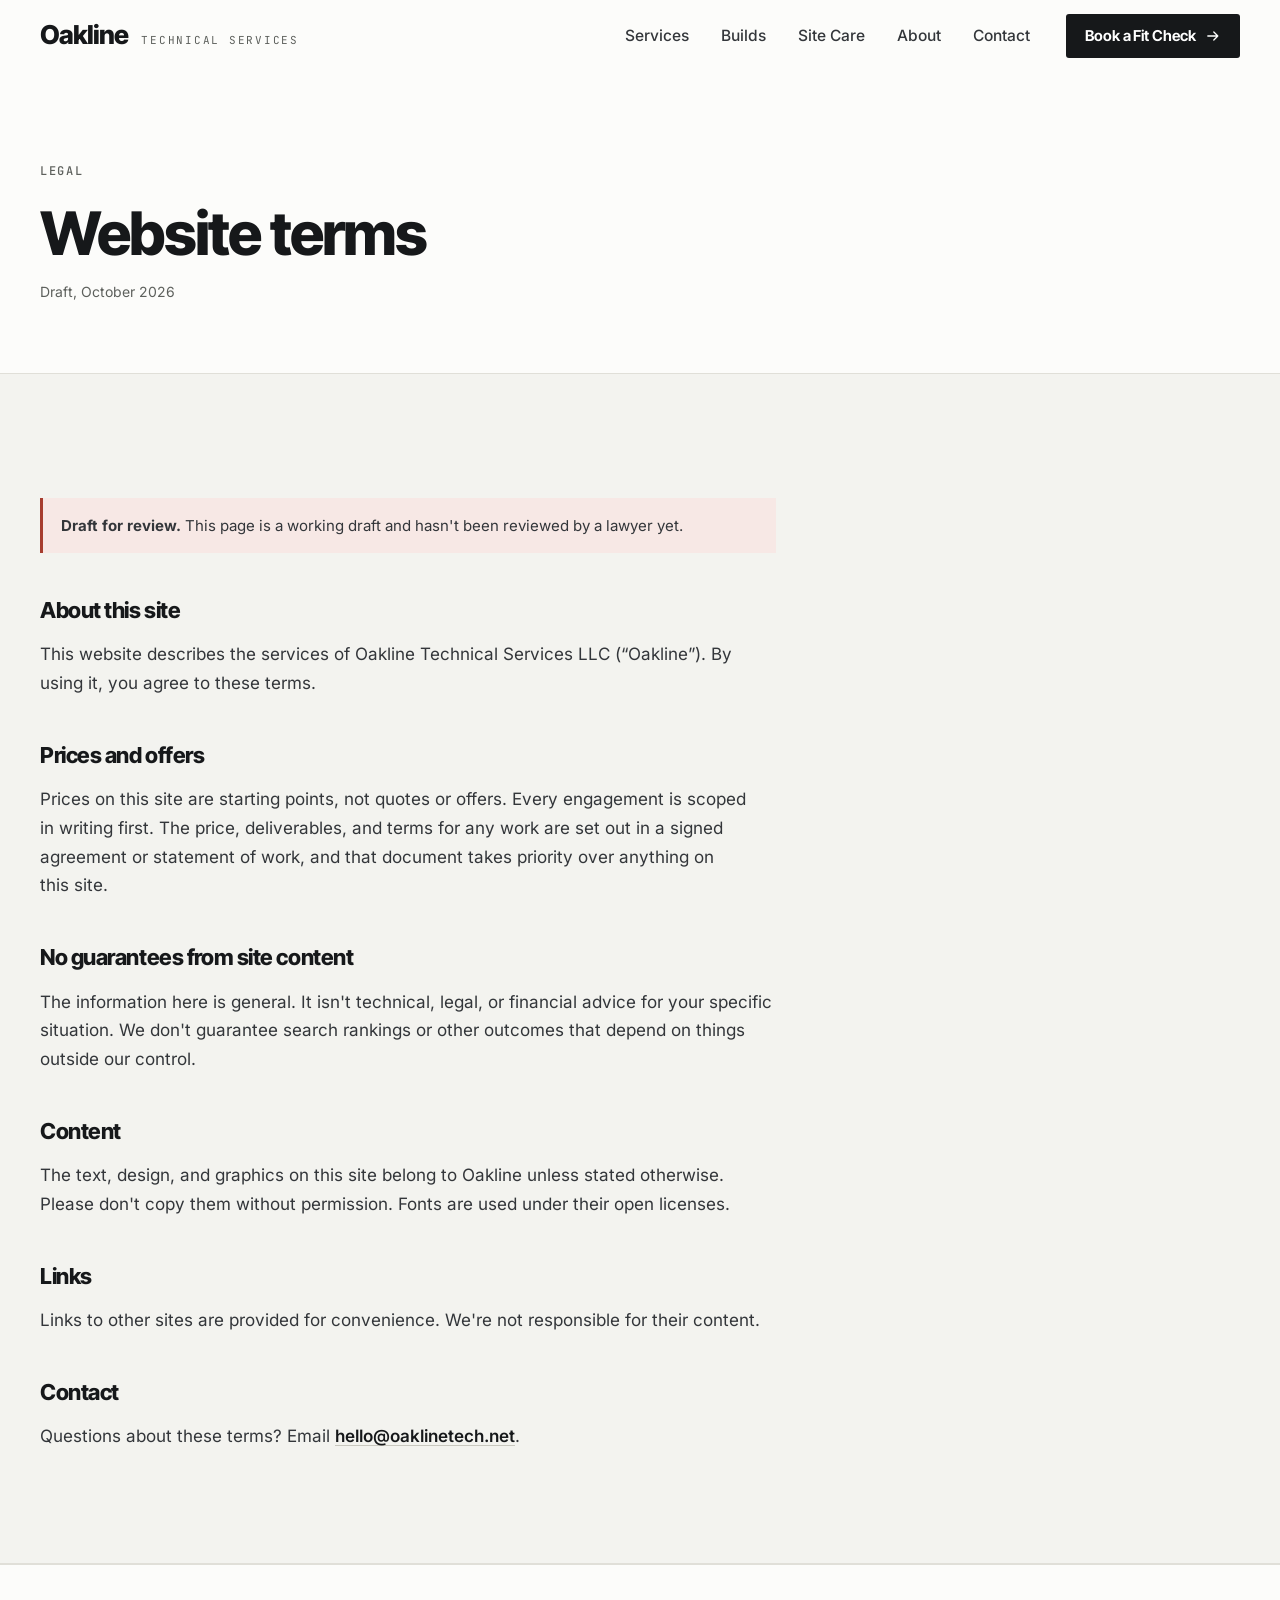
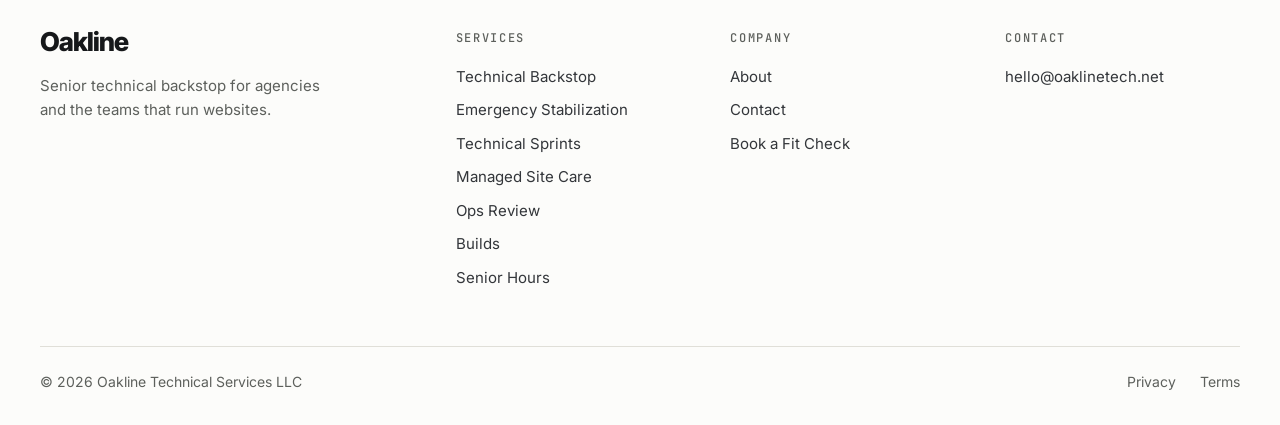
<file: terms.html>
<!doctype html>
<html lang="en">
<head>
  <meta charset="utf-8">
  <meta name="viewport" content="width=device-width, initial-scale=1">
  <title>Terms | Oakline Technical Services</title>
  <meta name="description" content="Terms for using the Oakline Technical Services website.">
  <link rel="canonical" href="https://oaklinetech.net/terms.html">
  <meta name="theme-color" content="#fcfcfa">

  <!-- Social sharing -->
  <meta property="og:type" content="website">
  <meta property="og:site_name" content="Oakline Technical Services">
  <meta property="og:title" content="Terms | Oakline Technical Services">
  <meta property="og:description" content="Terms for using the Oakline Technical Services website.">
  <meta property="og:url" content="https://oaklinetech.net/terms.html">
  <meta property="og:image" content="https://oaklinetech.net/assets/img/og-image.png">
  <meta property="og:image:width" content="1200">
  <meta property="og:image:height" content="630">
  <meta name="twitter:card" content="summary_large_image">
  <meta name="twitter:title" content="Terms | Oakline Technical Services">
  <meta name="twitter:description" content="Terms for using the Oakline Technical Services website.">
  <meta name="twitter:image" content="https://oaklinetech.net/assets/img/og-image.png">

  <link rel="icon" href="assets/img/favicon.svg" type="image/svg+xml">
  <link rel="stylesheet" href="css/main.css">
  <link rel="stylesheet" href="css/services.css">
  <link rel="stylesheet" href="css/legal.css">
  <meta name="robots" content="noindex">

  </head>
<body>

<!-- Icon sprite: referenced below with <use href="#i-…">. -->
<svg xmlns="http://www.w3.org/2000/svg" aria-hidden="true" style="display:none">
  <symbol id="i-arrow" viewBox="0 0 20 20"><path d="M3.5 10h12.5M11 5l5 5-5 5" fill="none" stroke="currentColor" stroke-width="1.6" stroke-linecap="round" stroke-linejoin="round"/></symbol>
  <symbol id="i-check" viewBox="0 0 20 20"><path d="M4.5 10.5l3.5 3.5 7.5-8" fill="none" stroke="currentColor" stroke-width="1.8" stroke-linecap="round" stroke-linejoin="round"/></symbol>
  <symbol id="i-plus" viewBox="0 0 20 20"><path d="M10 4v12M4 10h12" fill="none" stroke="currentColor" stroke-width="1.6" stroke-linecap="round"/></symbol>
</svg>

<a class="skip-link" href="#main">Skip to content</a>

<!-- ============================== HEADER ============================== -->
<header class="site-header">
  <div class="container site-header__inner">
    <a class="brand" href="index.html" aria-label="Oakline Technical Services, home">
      <span class="brand__name">Oakline</span>
      <span class="brand__descriptor">Technical Services</span>
    </a>

    <button class="nav-toggle" type="button" aria-controls="site-nav" aria-expanded="false" aria-label="Open menu">
      <span class="nav-toggle__bars" aria-hidden="true"><span></span><span></span></span>
    </button>

    <nav class="site-nav" id="site-nav" aria-label="Main">
      <ul class="site-nav__list">
        <li><a class="site-nav__link" href="services.html">Services</a></li>
        <li><a class="site-nav__link" href="builds.html">Builds</a></li>
        <li><a class="site-nav__link" href="site-care.html">Site Care</a></li>
        <li><a class="site-nav__link" href="about.html">About</a></li>
        <li><a class="site-nav__link" href="contact.html">Contact</a></li>
      </ul>
      <a class="btn btn--primary btn--small" href="contact.html">
        Book a Fit Check <svg aria-hidden="true"><use href="#i-arrow"/></svg>
      </a>
    </nav>
  </div>
</header>

<main id="main">
  <section class="page-hero page-hero--compact" aria-labelledby="page-title">
    <div class="container">
      <p class="label">Legal</p>
      <h1 class="page-hero__title" id="page-title">Website terms</h1>
      <p class="legal__updated">Draft, October 2026</p>
    </div>
  </section>
  <section class="section section--alt">
    <div class="container">
      <div class="legal">
      <!-- LEGAL REVIEW: placeholder text. Have this reviewed by a qualified professional before launch,
           then remove the draft notice and the noindex tag in the page head. -->
      <p class="legal__draft"><strong>Draft for review.</strong> This page is a working draft and hasn't been reviewed by a lawyer yet.</p>
      <h2>About this site</h2>
      <p>This website describes the services of Oakline Technical Services LLC (“Oakline”). By using it, you agree to these terms.</p>

      <h2>Prices and offers</h2>
      <p>Prices on this site are starting points, not quotes or offers. Every engagement is scoped in writing first. The price, deliverables, and terms for any work are set out in a signed agreement or statement of work, and that document takes priority over anything on this site.</p>

      <h2>No guarantees from site content</h2>
      <p>The information here is general. It isn't technical, legal, or financial advice for your specific situation. We don't guarantee search rankings or other outcomes that depend on things outside our control.</p>

      <h2>Content</h2>
      <p>The text, design, and graphics on this site belong to Oakline unless stated otherwise. Please don't copy them without permission. Fonts are used under their open licenses.</p>

      <h2>Links</h2>
      <p>Links to other sites are provided for convenience. We're not responsible for their content.</p>

      <h2>Contact</h2>
      <p>Questions about these terms? Email <a href="mailto:hello@oaklinetech.net">hello@oaklinetech.net</a>.</p>
      </div>
    </div>
  </section>
</main>

<!-- ============================== FOOTER ============================== -->
<footer class="site-footer">
  <div class="container">
    <div class="site-footer__grid">
      <div class="site-footer__brand">
        <a class="brand" href="index.html" aria-label="Oakline Technical Services, home">
          <span class="brand__name">Oakline</span>
        </a>
        <p>Senior technical backstop for agencies and the teams that run websites.</p>
      </div>
      <nav aria-label="Services">
        <p class="site-footer__heading">Services</p>
        <ul class="site-footer__links">
          <li><a href="services.html#backstop">Technical Backstop</a></li>
          <li><a href="services.html#emergency">Emergency Stabilization</a></li>
          <li><a href="services.html#sprints">Technical Sprints</a></li>
          <li><a href="site-care.html">Managed Site Care</a></li>
          <li><a href="services.html#ops-review">Ops Review</a></li>
          <li><a href="builds.html">Builds</a></li>
          <li><a href="services.html#hours">Senior Hours</a></li>
        </ul>
      </nav>
      <nav aria-label="Company">
        <p class="site-footer__heading">Company</p>
        <ul class="site-footer__links">
          <li><a href="about.html">About</a></li>
          <li><a href="contact.html">Contact</a></li>
          <li><a href="contact.html">Book a Fit Check</a></li>
        </ul>
      </nav>
      <div>
        <p class="site-footer__heading">Contact</p>
        <ul class="site-footer__links">
          <li><a href="mailto:hello@oaklinetech.net">hello@oaklinetech.net</a></li>
        </ul>
      </div>
    </div>

    <div class="site-footer__bottom">
      <p>&copy; <span data-year>2026</span> Oakline Technical Services LLC</p>
      <p class="site-footer__legal">
        <a href="privacy.html">Privacy</a>
        <a href="terms.html">Terms</a>
      </p>
    </div>
  </div>
</footer>

<script src="js/main.js" defer></script>
</body>
</html>
</file>
<file: css/main.css>
/* ==========================================================================
   Oakline Technical Services — shared styles
   Used by every page. Page-specific styles live in their own file
   (e.g. home.css). Change the look of the whole site from the tokens below.
   ========================================================================== */

/* ---------- Fonts (self-hosted, SIL Open Font License) ---------- */
@font-face {
  font-family: "Inter Tight";
  src: url("../assets/fonts/inter-tight-var.woff2") format("woff2");
  font-weight: 100 900;
  font-style: normal;
  font-display: swap;
}
@font-face {
  font-family: "Inter";
  src: url("../assets/fonts/inter-var.woff2") format("woff2");
  font-weight: 100 900;
  font-style: normal;
  font-display: swap;
}
@font-face {
  font-family: "JetBrains Mono";
  src: url("../assets/fonts/jetbrains-mono-var.woff2") format("woff2");
  font-weight: 100 800;
  font-style: normal;
  font-display: swap;
}

/* ---------- Tokens ---------- */
:root {
  color-scheme: light;

  /* Color */
  --ink: #16181a;          /* headings, primary buttons */
  --ink-2: #33363a;        /* strong body text */
  --muted: #5d605c;        /* secondary text (AA on all surfaces) */
  --faint: #8a8c86;        /* decorative only, never for text that must be read */
  --bg: #fcfcfa;           /* page */
  --bg-alt: #f3f3ef;       /* alternating sections */
  --card: #ffffff;         /* panels and cards */
  --line: #e0dfd8;         /* hairlines */
  --line-strong: #c8c7be;  /* outlines on interactive elements */
  --oak: #2f5d50;          /* the one accent: focus, confirmation, fit */
  --oak-ink: #24493f;
  --oak-tint: #e5eeea;
  --signal: #a63d2f;       /* urgent only */
  --signal-tint: #f7e8e5;
  --inverse-bg: #16181a;
  --inverse-text: #f3f3ef;
  --inverse-muted: #a9aca6;

  /* Type */
  --font-display: "Inter Tight", "Inter", ui-sans-serif, system-ui, -apple-system, "Segoe UI", Roboto, Arial, sans-serif;
  --font-body: "Inter", ui-sans-serif, system-ui, -apple-system, "Segoe UI", Roboto, Arial, sans-serif;
  --font-mono: "JetBrains Mono", ui-monospace, "SFMono-Regular", Menlo, Consolas, monospace;

  --fs-h1: clamp(2.5rem, 1.6rem + 3.3vw, 4.125rem);
  --fs-h2: clamp(2rem, 1.55rem + 1.9vw, 3.125rem);
  --fs-h3: 1.3125rem;
  --fs-lead: clamp(1.125rem, 1.02rem + 0.45vw, 1.375rem);
  --fs-body: 1.0625rem;
  --fs-small: 0.9375rem;
  --fs-label: 0.75rem;

  /* Space */
  --gutter: clamp(1rem, 0.4rem + 2.6vw, 2.5rem);
  --container: 75rem;            /* 1200px */
  --section-y: clamp(4.5rem, 3rem + 5vw, 7.5rem);
  --radius: 3px;
  --radius-lg: 4px;

  /* Elevation (used once, on the hero router panel) */
  --shadow-panel: 0 1px 0 rgba(22, 24, 26, 0.04), 0 24px 48px -24px rgba(22, 24, 26, 0.18);

  /* Motion */
  --ease: cubic-bezier(0.2, 0.7, 0.2, 1);
  --dur: 180ms;

  --header-h: 4.5rem;
}

/* ---------- Reset ---------- */
*,
*::before,
*::after { box-sizing: border-box; }

html {
  -webkit-text-size-adjust: 100%;
  text-size-adjust: 100%;
  scroll-behavior: smooth;
  scroll-padding-top: calc(var(--header-h) + 1rem);
}

body {
  margin: 0;
  background: var(--bg);
  color: var(--ink-2);
  font-family: var(--font-body);
  font-size: var(--fs-body);
  line-height: 1.6;
  font-feature-settings: "cv11", "ss01";
  -webkit-font-smoothing: antialiased;
  -moz-osx-font-smoothing: grayscale;
  text-rendering: optimizeLegibility;
  overflow-x: clip;
}

img, svg { display: block; max-width: 100%; }
h1, h2, h3, h4, p, ul, ol, dl, dd, figure { margin: 0; }
ul, ol { padding: 0; list-style: none; }
a { color: inherit; text-decoration: none; }
button { font: inherit; color: inherit; background: none; border: 0; padding: 0; cursor: pointer; }
table { border-collapse: collapse; width: 100%; }

h1, h2, h3, h4 {
  font-family: var(--font-display);
  color: var(--ink);
  font-weight: 750;
  text-wrap: balance;
}
p { text-wrap: pretty; }

/* ---------- Accessibility helpers ---------- */
:focus-visible {
  outline: 2px solid var(--oak);
  outline-offset: 3px;
  border-radius: 2px;
}

.skip-link {
  position: absolute;
  left: 1rem;
  top: -4rem;
  z-index: 100;
  padding: 0.75rem 1rem;
  background: var(--ink);
  color: #fff;
  font-weight: 600;
  border-radius: var(--radius);
  transition: top var(--dur) var(--ease);
}
.skip-link:focus { top: 1rem; }

.visually-hidden {
  position: absolute !important;
  width: 1px; height: 1px;
  padding: 0; margin: -1px;
  overflow: hidden;
  clip: rect(0 0 0 0);
  white-space: nowrap;
  border: 0;
}

/* ---------- Layout ---------- */
.container {
  width: 100%;
  max-width: calc(var(--container) + var(--gutter) * 2);
  margin-inline: auto;
  padding-inline: var(--gutter);
}

.section { padding-block: var(--section-y); }
.section--alt {
  background: var(--bg-alt);
  border-block: 1px solid var(--line);
}
.section--tight { padding-block: calc(var(--section-y) * 0.7); }

.section-head {
  display: grid;
  gap: 1.25rem 4rem;
  margin-bottom: clamp(2.5rem, 2rem + 2vw, 3.75rem);
}
.section-head__title {
  font-size: var(--fs-h2);
  line-height: 1.05;
  letter-spacing: -0.027em;
  max-width: 18ch;
}
.section-head__intro {
  color: var(--muted);
  font-size: 1.0625rem;
  max-width: 46ch;
}
@media (min-width: 64rem) {
  .section-head--split {
    grid-template-columns: minmax(0, 1.35fr) minmax(0, 1fr);
    align-items: end;
  }
}

/* Section label: a short marker that names the section's role */
.label {
  display: inline-flex;
  align-items: center;
  gap: 0.6rem;
  font-family: var(--font-mono);
  font-size: var(--fs-label);
  font-weight: 500;
  letter-spacing: 0.14em;
  text-transform: uppercase;
  color: var(--muted);
  line-height: 1.4;
}
.section-head .label { margin-bottom: 0.25rem; }

/* ---------- Buttons ---------- */
.btn {
  display: inline-flex;
  align-items: center;
  justify-content: center;
  gap: 0.6rem;
  min-height: 3.25rem;
  padding: 0.8rem 1.4rem;
  border: 1px solid transparent;
  border-radius: var(--radius);
  font-family: var(--font-display);
  font-size: 1rem;
  font-weight: 650;
  letter-spacing: -0.005em;
  line-height: 1.2;
  white-space: nowrap;
  transition: background-color var(--dur) var(--ease), border-color var(--dur) var(--ease), color var(--dur) var(--ease);
}
.btn svg { width: 1rem; height: 1rem; flex: none; transition: transform var(--dur) var(--ease); }
.btn:hover svg { transform: translateX(3px); }

.btn--primary { background: var(--ink); color: #fff; }
.btn--primary:hover { background: #2c2f33; }

.btn--secondary { background: var(--card); color: var(--ink); border-color: var(--line-strong); }
.btn--secondary:hover { border-color: var(--ink); }

.btn--inverse { background: #fff; color: var(--ink); }
.btn--inverse:hover { background: var(--bg-alt); }

.btn--small { min-height: 2.75rem; padding: 0.6rem 1.1rem; font-size: 0.9375rem; }

/* Text link with arrow */
.arrow-link {
  display: inline-flex;
  align-items: center;
  gap: 0.5rem;
  font-family: var(--font-display);
  font-weight: 650;
  color: var(--ink);
  border-bottom: 1px solid var(--line-strong);
  padding-bottom: 2px;
  transition: border-color var(--dur) var(--ease);
}
.arrow-link svg { width: 0.95rem; height: 0.95rem; transition: transform var(--dur) var(--ease); }
.arrow-link:hover { border-color: var(--ink); }
.arrow-link:hover svg { transform: translateX(3px); }

/* ---------- Header ---------- */
.site-header {
  position: sticky;
  top: 0;
  z-index: 50;
  background: rgba(252, 252, 250, 0.92);
  -webkit-backdrop-filter: saturate(140%) blur(10px);
  backdrop-filter: saturate(140%) blur(10px);
  border-bottom: 1px solid transparent;
  transition: border-color var(--dur) var(--ease), box-shadow var(--dur) var(--ease);
}
.site-header.is-scrolled {
  border-bottom-color: var(--line);
  box-shadow: 0 8px 24px -20px rgba(22, 24, 26, 0.35);
}
.site-header__inner {
  display: flex;
  align-items: center;
  justify-content: space-between;
  gap: 1.5rem;
  min-height: var(--header-h);
}

.brand {
  display: inline-flex;
  align-items: baseline;
  gap: 0.85rem;
  color: var(--ink);
}
.brand__name {
  font-family: var(--font-display);
  font-size: 1.625rem;
  font-weight: 800;
  letter-spacing: -0.04em;
  line-height: 1;
}
.brand__descriptor {
  font-family: var(--font-mono);
  font-size: 0.6875rem;
  letter-spacing: 0.16em;
  text-transform: uppercase;
  color: var(--muted);
  white-space: nowrap;
}

.site-nav { display: flex; align-items: center; gap: 2.25rem; }
.site-nav__list { display: flex; gap: 2rem; }
.site-nav__link {
  position: relative;
  display: inline-block;
  padding-block: 0.5rem;
  font-size: 0.9688rem;
  font-weight: 500;
  color: var(--ink-2);
  white-space: nowrap;
  transition: color var(--dur) var(--ease);
}
.site-nav__link::after {
  content: "";
  position: absolute;
  left: 0; right: 0; bottom: 0.15rem;
  height: 1px;
  background: currentColor;
  transform: scaleX(0);
  transform-origin: left;
  transition: transform var(--dur) var(--ease);
}
.site-nav__link:hover { color: var(--ink); }
.site-nav__link:hover::after,
.site-nav__link[aria-current="page"]::after { transform: scaleX(1); }

.nav-toggle {
  display: none;
  align-items: center;
  justify-content: center;
  width: 2.75rem;
  height: 2.75rem;
  margin-right: -0.5rem;
  border-radius: var(--radius);
}
.nav-toggle__bars { position: relative; width: 1.25rem; height: 0.75rem; }
.nav-toggle__bars span {
  position: absolute;
  left: 0;
  width: 100%;
  height: 1.5px;
  background: var(--ink);
  transition: transform var(--dur) var(--ease), top var(--dur) var(--ease);
}
.nav-toggle__bars span:first-child { top: 0; }
.nav-toggle__bars span:last-child { top: calc(100% - 1.5px); }
.nav-toggle[aria-expanded="true"] .nav-toggle__bars span:first-child { top: calc(50% - 0.75px); transform: rotate(45deg); }
.nav-toggle[aria-expanded="true"] .nav-toggle__bars span:last-child { top: calc(50% - 0.75px); transform: rotate(-45deg); }

/* Narrow laptops: tighten the menu so five items fit on one line */
@media (min-width: 56.0625rem) and (max-width: 72rem) {
  .site-nav { gap: 1.5rem; }
  .site-nav__list { gap: 1.35rem; }
}
@media (min-width: 56.0625rem) and (max-width: 64rem) {
  .brand__descriptor { display: none; }
}

@media (max-width: 56rem) {
  .brand__descriptor { display: none; }
  .nav-toggle { display: inline-flex; }

  .site-nav {
    position: fixed;
    inset: var(--header-h) 0 auto 0;
    display: none;
    flex-direction: column;
    align-items: stretch;
    gap: 1.5rem;
    max-height: calc(100dvh - var(--header-h));
    overflow-y: auto;
    padding: 0.5rem var(--gutter) 2rem;
    background: var(--bg);
    border-bottom: 1px solid var(--line);
    box-shadow: 0 24px 40px -24px rgba(22, 24, 26, 0.3);
  }
  .site-nav.is-open { display: flex; }
  .site-nav__list { flex-direction: column; gap: 0; }
  .site-nav__link {
    display: flex;
    width: 100%;
    padding-block: 1rem;
    font-family: var(--font-display);
    font-size: 1.375rem;
    font-weight: 650;
    letter-spacing: -0.015em;
    color: var(--ink);
    border-bottom: 1px solid var(--line);
  }
  .site-nav__link::after { display: none; }
  .site-nav .btn { width: 100%; }
}

/* ---------- Footer ---------- */
.site-footer {
  background: var(--bg);
  border-top: 1px solid var(--line);
  padding-block: 4rem 2rem;
  font-size: var(--fs-small);
}
.site-footer__grid {
  display: grid;
  gap: 2.5rem;
  grid-template-columns: 1fr;
}
@media (min-width: 40rem) {
  .site-footer__grid { grid-template-columns: repeat(3, minmax(0, 1fr)); }
  .site-footer__brand { grid-column: 1 / -1; }
}
@media (min-width: 64rem) {
  .site-footer__grid { grid-template-columns: 1.6fr repeat(3, minmax(0, 1fr)); }
  .site-footer__brand { grid-column: auto; }
}
.site-footer__brand p { margin-top: 1rem; color: var(--muted); max-width: 32ch; }
.site-footer__heading {
  font-family: var(--font-mono);
  font-size: var(--fs-label);
  font-weight: 500;
  letter-spacing: 0.14em;
  text-transform: uppercase;
  color: var(--muted);
  margin-bottom: 1rem;
}
.site-footer__links { display: grid; gap: 0.6rem; }
.site-footer__links a { color: var(--ink-2); transition: color var(--dur) var(--ease); }
.site-footer__links a:hover { color: var(--ink); text-decoration: underline; text-underline-offset: 3px; }
.site-footer__bottom {
  display: flex;
  flex-wrap: wrap;
  justify-content: space-between;
  gap: 1rem;
  margin-top: 3.5rem;
  padding-top: 1.5rem;
  border-top: 1px solid var(--line);
  color: var(--muted);
  font-size: 0.875rem;
}
.site-footer__legal { display: flex; gap: 1.5rem; }
.site-footer__legal a:hover { color: var(--ink); }

/* ---------- Closing CTA band (shared) ---------- */
.cta {
  background: var(--inverse-bg);
  color: var(--inverse-text);
  padding-block: clamp(4.5rem, 3rem + 5vw, 7.5rem);
}
.cta__inner { display: grid; gap: 2.5rem; }
@media (min-width: 64rem) {
  .cta__inner { grid-template-columns: minmax(0, 1.5fr) minmax(0, 1fr); align-items: end; gap: 4rem; }
  .cta__inner .cta__actions { justify-self: end; align-items: flex-end; }
}
.cta__title {
  color: #fff;
  font-size: var(--fs-h2);
  line-height: 1.05;
  letter-spacing: -0.027em;
  max-width: 20ch;
}
.cta__text { margin-top: 1.25rem; color: var(--inverse-muted); max-width: 50ch; font-size: 1.0625rem; }
.cta__actions { display: flex; flex-direction: column; align-items: flex-start; gap: 1rem; }
.cta__email {
  color: var(--inverse-muted);
  font-size: var(--fs-small);
  text-decoration: underline;
  text-decoration-color: rgba(255, 255, 255, 0.25);
  text-underline-offset: 3px;
}
.cta__email:hover { color: #fff; text-decoration-color: #fff; }
.cta :focus-visible { outline-color: #fff; }



/* ---------- FAQ accordion (shared) ---------- */
.qa { border-bottom: 1px solid var(--line-strong); }
.qa summary {
  display: flex;
  align-items: center;
  justify-content: space-between;
  gap: 1.5rem;
  padding-block: 1.35rem;
  list-style: none;
  cursor: pointer;
  font-family: var(--font-display);
  font-size: clamp(1.0625rem, 1rem + 0.3vw, 1.1875rem);
  font-weight: 650;
  letter-spacing: -0.015em;
  color: var(--ink);
  line-height: 1.35;
}
.qa summary::-webkit-details-marker { display: none; }
.qa summary svg { width: 1.25rem; height: 1.25rem; flex: none; color: var(--ink); transition: transform var(--dur) var(--ease); }
.qa[open] summary svg { transform: rotate(45deg); }
.qa__a { padding: 0 3rem 1.5rem 0; color: var(--muted); max-width: 62ch; }

/* ---------- Offer rows (shared list of linked offers) ---------- */
.offer-list { border-top: 1px solid var(--ink); }
.offer-list li { border-bottom: 1px solid var(--line-strong); }
.offer-row {
  position: relative;
  isolation: isolate;
  display: grid;
  grid-template-columns: 9.5rem minmax(0, 1fr) auto;
  align-items: center;
  gap: 0.5rem 1.5rem;
  padding: 1.6rem 0.25rem;
}
/* Hover highlight sits behind the row and bleeds slightly past it,
   so nothing inside the row moves or rewraps. */
.offer-row::before {
  content: "";
  position: absolute;
  inset: 0 -0.75rem;
  z-index: -1;
  background: var(--card);
  opacity: 0;
  transition: opacity var(--dur) var(--ease);
}
.offer-row:hover::before { opacity: 1; }
.offer-row__kind {
  display: inline-flex;
  align-items: center;
  gap: 0.5rem;
  font-family: var(--font-mono);
  font-size: 0.6875rem;
  font-weight: 500;
  letter-spacing: 0.12em;
  text-transform: uppercase;
  color: var(--muted);
}
.offer-row--urgent .offer-row__kind { color: var(--signal); }
.offer-row__dot { width: 7px; height: 7px; border-radius: 50%; background: var(--signal); flex: none; }
.offer-row__name {
  display: block;
  font-family: var(--font-display);
  font-size: clamp(1.125rem, 1.05rem + 0.35vw, 1.3125rem);
  font-weight: 700;
  letter-spacing: -0.02em;
  line-height: 1.25;
  color: var(--ink);
}
.offer-row__desc { display: block; margin-top: 0.3rem; font-size: var(--fs-small); color: var(--muted); }
.offer-row__arrow { width: 1.25rem; height: 1.25rem; color: var(--ink); transition: transform var(--dur) var(--ease); }
.offer-row:hover .offer-row__arrow { transform: translateX(3px); }

@media (max-width: 40rem) {
  .offer-row { grid-template-columns: minmax(0, 1fr) auto; }
  .offer-row__kind { grid-column: 1; }
  .offer-row__main { grid-column: 1; }
  .offer-row__arrow { grid-column: 2; grid-row: 1 / span 2; }
}


/* ---------- Motion ---------- */
@media (prefers-reduced-motion: reduce) {
  html { scroll-behavior: auto; }
  *,
  *::before,
  *::after {
    animation-duration: 0.01ms !important;
    animation-iteration-count: 1 !important;
    transition-duration: 0.01ms !important;
  }
}
</file>
<file: css/home.css>
/* ==========================================================================
   Oakline — Home page styles
   Depends on tokens and components in main.css.
   ========================================================================== */

/* ---------- Page-load sequence (the one orchestrated motion moment) ---------- */
@keyframes rise {
  from { opacity: 0; transform: translateY(14px); }
  to   { opacity: 1; transform: none; }
}
@keyframes ping {
  0%   { transform: scale(1); opacity: 0.55; }
  70%  { transform: scale(3); opacity: 0; }
  100% { transform: scale(3); opacity: 0; }
}

/* ---------- Hero ---------- */
.hero {
  padding-block: clamp(2.5rem, 1rem + 4vw, 5rem) clamp(4rem, 2.5rem + 5vw, 6.5rem);
}
.hero__grid {
  display: grid;
  gap: 3.5rem;
  align-items: center;
}
@media (min-width: 64rem) {
  .hero__grid {
    grid-template-columns: minmax(0, 1.08fr) minmax(0, 0.92fr);
    gap: clamp(3rem, 1rem + 4vw, 5.5rem);
  }
}

.hero__copy > * { animation: rise 700ms var(--ease) both; }
.hero__copy > :nth-child(2) { animation-delay: 60ms; }
.hero__copy > :nth-child(3) { animation-delay: 140ms; }
.hero__copy > :nth-child(4) { animation-delay: 200ms; }
.hero__copy > :nth-child(5) { animation-delay: 260ms; }

.hero__kicker { margin-bottom: 1.25rem; }
.hero__title {
  font-size: var(--fs-h1);
  font-weight: 780;
  line-height: 1;
  letter-spacing: -0.03em;
  max-width: 17ch;
}
.hero__lead {
  margin-top: 1.75rem;
  font-size: var(--fs-lead);
  line-height: 1.5;
  color: var(--muted);
  max-width: 38ch;
}
.hero__actions {
  display: flex;
  flex-wrap: wrap;
  gap: 0.875rem;
  margin-top: 2.25rem;
}
.hero__assurances {
  display: flex;
  flex-wrap: wrap;
  gap: 0.75rem 1.5rem;
  margin-top: 2.5rem;
  padding-top: 1.5rem;
  border-top: 1px solid var(--line);
  font-size: 0.875rem;
  color: var(--ink-2);
}
.hero__assurances li { display: inline-flex; align-items: center; gap: 0.5rem; }
.hero__assurances svg {
  width: 1.125rem;
  height: 1.125rem;
  padding: 2px;
  color: var(--oak);
  border: 1px solid currentColor;
  border-radius: 50%;
}

@media (max-width: 30rem) {
  .hero__actions .btn { width: 100%; }
}

/* ---------- Router panel (hero, right) ---------- */
.router {
  background: var(--card);
  border: 1px solid var(--line);
  border-radius: var(--radius-lg);
  box-shadow: var(--shadow-panel);
  animation: rise 800ms var(--ease) 180ms both;
}
.router__bar {
  display: flex;
  justify-content: space-between;
  align-items: center;
  padding: 1rem clamp(1.25rem, 1rem + 1vw, 1.75rem);
  border-bottom: 1px solid var(--line);
}
.router__bar .label:first-child { color: var(--ink); font-weight: 600; }
.router__head { padding: 1.75rem clamp(1.25rem, 1rem + 1vw, 1.75rem) 1.25rem; }
.router__title {
  font-size: clamp(1.5rem, 1.3rem + 0.8vw, 1.875rem);
  line-height: 1.1;
  letter-spacing: -0.03em;
}
.router__intro {
  margin-top: 0.6rem;
  font-size: var(--fs-small);
  color: var(--muted);
}
.router__list {
  display: grid;
  gap: 0.625rem;
  padding-inline: clamp(1.25rem, 1rem + 1vw, 1.75rem);
}
.router__list li { animation: rise 600ms var(--ease) both; }
.router__list li:nth-child(1) { animation-delay: 320ms; }
.router__list li:nth-child(2) { animation-delay: 390ms; }
.router__list li:nth-child(3) { animation-delay: 460ms; }
.router__list li:nth-child(4) { animation-delay: 530ms; }

.route {
  position: relative;
  display: grid;
  grid-template-columns: 5.5rem minmax(0, 1fr) auto;
  align-items: center;
  gap: 1rem;
  padding: 1.05rem 1.25rem;
  background: var(--card);
  border: 1px solid var(--line);
  border-radius: var(--radius);
  overflow: hidden;
  transition: border-color var(--dur) var(--ease), background-color var(--dur) var(--ease);
}
.route::before {
  content: "";
  position: absolute;
  left: 0; top: 0; bottom: 0;
  width: 3px;
  background: var(--ink);
  transform: scaleY(0);
  transition: transform var(--dur) var(--ease);
}
.route:hover { border-color: var(--ink); background: #fbfbf9; }
.route:hover::before { transform: scaleY(1); }
.route--urgent::before { background: var(--signal); }

.route__status {
  display: inline-flex;
  align-items: center;
  gap: 0.55rem;
  font-family: var(--font-mono);
  font-size: 0.6875rem;
  font-weight: 600;
  letter-spacing: 0.12em;
  text-transform: uppercase;
  color: var(--ink-2);
}
.route__dot {
  position: relative;
  width: 7px;
  height: 7px;
  flex: none;
  border-radius: 50%;
  background: var(--line-strong);
}
.route--urgent .route__status { color: var(--signal); }
.route--urgent .route__dot { background: var(--signal); }
.route--urgent .route__dot::after {
  content: "";
  position: absolute;
  inset: 0;
  border-radius: 50%;
  background: var(--signal);
  animation: ping 2.4s var(--ease) 1.2s infinite;
}

.route__title {
  display: block;
  font-family: var(--font-display);
  font-size: 1.0625rem;
  font-weight: 650;
  letter-spacing: -0.012em;
  color: var(--ink);
  line-height: 1.3;
}
.route__desc {
  display: block;
  margin-top: 0.2rem;
  font-size: 0.875rem;
  line-height: 1.45;
  color: var(--muted);
}
.route__arrow {
  width: 1.25rem;
  height: 1.25rem;
  color: var(--ink);
  transition: transform var(--dur) var(--ease);
}
.route:hover .route__arrow { transform: translateX(3px); }

.router__foot {
  display: flex;
  align-items: center;
  justify-content: space-between;
  gap: 1rem;
  margin-top: 1.25rem;
  padding: 1rem clamp(1.25rem, 1rem + 1vw, 1.75rem);
  border-top: 1px solid var(--line);
  font-size: 0.875rem;
  color: var(--muted);
  transition: color var(--dur) var(--ease);
}
.router__foot strong { color: var(--ink); font-weight: 600; }
.router__foot svg { width: 1rem; height: 1rem; flex: none; color: var(--ink); transition: transform var(--dur) var(--ease); }
.router__foot:hover { color: var(--ink); }
.router__foot:hover strong { text-decoration: underline; text-underline-offset: 3px; }
.router__foot:hover svg { transform: translateX(3px); }

/* Stack the status tag above the title where the panel is narrow:
   small phones, and the two-column hero on small laptops. */
@media (max-width: 30rem), (min-width: 64rem) and (max-width: 80rem) {
  .route {
    grid-template-columns: minmax(0, 1fr) auto;
    gap: 0.5rem 1rem;
  }
  .route__status { grid-column: 1; }
  .route__body { grid-column: 1; }
  .route__arrow { grid-column: 2; grid-row: 1 / span 2; }
}


/* ---------- Services (compact list; detail lives on services.html) ---------- */
.services__grid { display: grid; gap: 2.5rem; }
@media (min-width: 64rem) {
  .services__grid {
    grid-template-columns: minmax(0, 0.85fr) minmax(0, 1.15fr);
    gap: clamp(3rem, 1rem + 5vw, 6rem);
    align-items: start;
  }
}
.services__intro .section-head__title { margin-top: 1rem; max-width: 14ch; }
.services__intro .section-head__intro { margin-top: 1.25rem; }
.services__all { margin-top: 2rem; }

/* ---------- Credibility ---------- */
.credibility__grid { display: grid; gap: 3rem; align-items: center; }
@media (min-width: 64rem) {
  .credibility__grid {
    grid-template-columns: minmax(0, 1fr) minmax(0, 1fr);
    gap: clamp(3rem, 1rem + 5vw, 6rem);
  }
}
.credibility__copy .section-head__title { margin-top: 1rem; max-width: 16ch; }
.credibility__text { margin-top: 1.25rem; color: var(--muted); max-width: 46ch; }
.credibility__text + .credibility__text { margin-top: 0.75rem; }

.report {
  background: var(--card);
  border: 1px solid var(--line);
  border-radius: var(--radius-lg);
  box-shadow: var(--shadow-panel);
}
.report__bar {
  display: flex;
  align-items: center;
  justify-content: space-between;
  padding: 0.9rem 1.5rem;
  border-bottom: 1px solid var(--line);
}
.report__bar .label { color: var(--ink); font-weight: 600; }
.report__tag {
  padding: 0.2rem 0.55rem;
  border-radius: 2px;
  background: var(--bg-alt);
  font-family: var(--font-mono);
  font-size: 0.6875rem;
  letter-spacing: 0.1em;
  text-transform: uppercase;
  color: var(--muted);
}
.report__body { padding: 1.25rem 1.5rem 1.5rem; }
.report__site { font-family: var(--font-mono); font-size: 0.8125rem; color: var(--ink-2); }
.report__rows { margin-top: 1rem; border-top: 1px solid var(--line); }
.report__rows div {
  display: grid;
  grid-template-columns: 6.75rem minmax(0, 1fr);
  gap: 1rem;
  padding-block: 0.7rem;
  border-bottom: 1px solid var(--line);
}
.report__rows div:last-child { border-bottom: 0; padding-bottom: 0; }
.report__rows dt {
  font-family: var(--font-mono);
  font-size: 0.6875rem;
  letter-spacing: 0.1em;
  text-transform: uppercase;
  color: var(--muted);
  padding-top: 0.2rem;
}
.report__rows dd { font-size: 0.9375rem; color: var(--ink-2); line-height: 1.45; }
.report__rows div:last-child dd { color: var(--oak-ink); font-weight: 550; }
.report__caption {
  padding: 0.8rem 1.5rem;
  border-top: 1px solid var(--line);
  font-size: 0.8125rem;
  color: var(--muted);
}
@media (max-width: 30rem) {
  .report__rows div { grid-template-columns: 1fr; gap: 0.15rem; }
}

/* Founder signature (credibility block) */
.founder {
  display: flex;
  align-items: center;
  gap: 1rem;
  margin-top: 2rem;
  padding-top: 1.5rem;
  border-top: 1px solid var(--line);
  max-width: 46ch;
}
.founder__mark,
.founder__photo {
  width: 3.5rem;
  height: 3.5rem;
  flex: none;
  border-radius: 50%;
  object-fit: cover;
}
.founder__mark {
  display: inline-flex;
  align-items: center;
  justify-content: center;
  background: var(--ink);
  color: #fff;
  font-family: var(--font-display);
  font-weight: 700;
  font-size: 1.05rem;
  letter-spacing: -0.02em;
}
.founder p { display: grid; line-height: 1.35; }
.founder strong { font-family: var(--font-display); font-weight: 700; color: var(--ink); font-size: 1.0625rem; letter-spacing: -0.01em; }
.founder p span { font-size: var(--fs-small); color: var(--muted); }

/* "Not an agency?" line under the services list */
.services__direct {
  margin-top: 1.5rem;
  font-size: var(--fs-small);
  color: var(--muted);
  max-width: 60ch;
}
.services__direct a { color: var(--ink); font-weight: 600; text-decoration: underline; text-decoration-color: var(--line-strong); text-underline-offset: 3px; }
.services__direct a:hover { text-decoration-color: var(--ink); }
</file>
<file: css/services.css>
/* ==========================================================================
   Oakline — Services page styles, and shared interior-page pieces
   (page intro, offer headings, card grid, steps, FAQ) reused by Builds and
   Site Care. Depends on tokens and components in main.css.
   ========================================================================== */

/* ---------- Page intro ---------- */
.page-hero {
  padding-block: clamp(3rem, 2rem + 4vw, 5.5rem) clamp(3rem, 2rem + 3vw, 4.5rem);
}
.page-hero__title {
  margin-top: 1.25rem;
  font-size: clamp(2.375rem, 1.6rem + 3vw, 3.75rem);
  font-weight: 780;
  line-height: 1.02;
  letter-spacing: -0.03em;
  max-width: 18ch;
}
.page-hero__lead {
  margin-top: 1.5rem;
  font-size: var(--fs-lead);
  line-height: 1.5;
  color: var(--muted);
  max-width: 48ch;
}

.jump {
  display: flex;
  flex-wrap: wrap;
  gap: 0.5rem;
  margin-top: 2.25rem;
}
.jump a {
  display: inline-flex;
  align-items: center;
  min-height: 2.5rem;
  padding: 0.5rem 0.95rem;
  border: 1px solid var(--line-strong);
  border-radius: 999px;
  background: var(--card);
  font-size: 0.9063rem;
  font-weight: 550;
  color: var(--ink-2);
  transition: border-color var(--dur) var(--ease), color var(--dur) var(--ease);
}
.jump a:hover { border-color: var(--ink); color: var(--ink); }
.page-hero__note { margin-top: 1.25rem; font-size: 0.875rem; color: var(--muted); }

/* ---------- Shared offer heading ---------- */
.offer-head {
  display: grid;
  gap: 2.5rem 4rem;
  margin-bottom: clamp(2.25rem, 1.8rem + 2vw, 3.25rem);
}
.offer-head--single { gap: 0; }
@media (min-width: 64rem) {
  .offer-head:not(.offer-head--single) { grid-template-columns: minmax(0, 1fr) minmax(0, 1fr); align-items: start; }
}
.offer-head__title {
  margin-top: 0.9rem;
  font-size: var(--fs-h2);
  line-height: 1.05;
  letter-spacing: -0.027em;
}
.offer-head__text {
  margin-top: 1.1rem;
  color: var(--muted);
  max-width: 48ch;
}

/* What's covered */
.covered {
  padding: 1.5rem 1.75rem;
  background: var(--card);
  border: 1px solid var(--line);
  border-radius: var(--radius);
}
.covered__title {
  font-family: var(--font-mono);
  font-size: var(--fs-label);
  font-weight: 500;
  letter-spacing: 0.14em;
  text-transform: uppercase;
  color: var(--muted);
}
.covered__list {
  display: grid;
  gap: 0.6rem 2rem;
  margin-top: 1rem;
  font-size: 0.9063rem;
  color: var(--muted);
  line-height: 1.45;
}
@media (min-width: 40rem) { .covered__list { grid-template-columns: repeat(2, minmax(0, 1fr)); } }
.covered__list strong {
  display: block;
  color: var(--ink);
  font-family: var(--font-display);
  font-weight: 650;
  font-size: 0.9688rem;
}

/* ---------- Backstop tiers ---------- */
.tiers {
  display: grid;
  gap: 1rem;
}
@media (min-width: 40rem) { .tiers { grid-template-columns: repeat(2, minmax(0, 1fr)); } }
@media (min-width: 64rem) { .tiers { grid-template-columns: repeat(4, minmax(0, 1fr)); } }

.tier {
  position: relative;
  display: flex;
  flex-direction: column;
  padding: 1.75rem 1.5rem 1.6rem;
  background: var(--card);
  border: 1px solid var(--line);
  border-radius: var(--radius);
}
.tier--featured { border-color: var(--ink); box-shadow: inset 0 3px 0 var(--ink); }
.tier__tag {
  position: absolute;
  top: 1.75rem;
  right: 1.5rem;
  padding: 0.2rem 0.55rem;
  border-radius: 2px;
  background: var(--oak-tint);
  color: var(--oak-ink);
  font-family: var(--font-mono);
  font-size: 0.6875rem;
  font-weight: 500;
  letter-spacing: 0.1em;
  text-transform: uppercase;
}
.tier__name {
  font-size: 1.375rem;
  font-weight: 700;
  letter-spacing: -0.02em;
}
.tier__price {
  margin-top: 1.1rem;
  font-family: var(--font-display);
  font-size: 2rem;
  font-weight: 750;
  letter-spacing: -0.03em;
  line-height: 1;
  color: var(--ink);
}
.tier__from,
.price__from,
.sprint__price span,
.more-card__price span {
  display: block;
  margin-bottom: 0.4rem;
  font-family: var(--font-mono);
  font-size: 0.6875rem;
  font-weight: 500;
  letter-spacing: 0.12em;
  text-transform: uppercase;
  color: var(--muted);
}
.tier__unit { font-size: 1rem; font-weight: 600; letter-spacing: 0; color: var(--muted); margin-left: 0.15rem; }
.tier__desc {
  margin-top: 1.1rem;
  padding-top: 1rem;
  border-top: 1px solid var(--line);
  font-size: 0.9063rem;
  color: var(--muted);
  line-height: 1.5;
}

.backstop__foot {
  display: grid;
  gap: 1.75rem;
  margin-top: 2rem;
  align-items: center;
}
@media (min-width: 64rem) {
  .backstop__foot { grid-template-columns: minmax(0, 1fr) auto; gap: 3rem; }
}
.terms { display: grid; gap: 0.75rem; }
.terms div { display: grid; grid-template-columns: 5.5rem minmax(0, 1fr); gap: 1rem; font-size: 0.9375rem; }
.terms dt {
  padding-top: 0.15rem;
  font-family: var(--font-mono);
  font-size: 0.6875rem;
  letter-spacing: 0.12em;
  text-transform: uppercase;
  color: var(--muted);
}
.terms dd { color: var(--ink-2); max-width: 64ch; }
@media (max-width: 30rem) {
  .terms div { grid-template-columns: 1fr; gap: 0.2rem; }
  .backstop__foot .btn { width: 100%; }
}

/* ---------- Emergency ---------- */
.emergency__card {
  display: grid;
  gap: 2.5rem;
  padding: clamp(1.75rem, 1.2rem + 2.5vw, 3rem);
  background: var(--card);
  border: 1px solid var(--line);
  border-left: 3px solid var(--signal);
  border-radius: var(--radius);
}
@media (min-width: 64rem) {
  .emergency__card { grid-template-columns: minmax(0, 1fr) auto; gap: 4rem; align-items: center; }
}
.emergency__label { color: var(--signal); }
.emergency__dot { width: 7px; height: 7px; border-radius: 50%; background: var(--signal); }
.emergency__copy .offer-head__title { margin-top: 0.9rem; }

.flow {
  display: flex;
  flex-wrap: wrap;
  gap: 0.5rem;
  margin-top: 1.75rem;
  counter-reset: flow;
}
.flow li {
  counter-increment: flow;
  display: inline-flex;
  align-items: center;
  gap: 0.5rem;
  padding: 0.45rem 0.8rem 0.45rem 0.5rem;
  border: 1px solid var(--line-strong);
  border-radius: 999px;
  font-size: 0.875rem;
  font-weight: 550;
  color: var(--ink-2);
}
.flow li::before {
  content: counter(flow);
  display: inline-flex;
  align-items: center;
  justify-content: center;
  width: 1.4rem;
  height: 1.4rem;
  border-radius: 50%;
  background: var(--ink);
  color: #fff;
  font-family: var(--font-mono);
  font-size: 0.6875rem;
}

.emergency__buy {
  display: flex;
  flex-direction: column;
  align-items: flex-start;
  min-width: 15rem;
}
@media (min-width: 64rem) {
  .emergency__buy { padding-left: 3rem; border-left: 1px solid var(--line); }
}
.price {
  font-family: var(--font-display);
  font-size: 2.5rem;
  font-weight: 750;
  letter-spacing: -0.03em;
  line-height: 1;
  color: var(--ink);
}
.price__terms { margin-top: 0.6rem; font-size: 0.9375rem; color: var(--muted); }
.emergency__buy .btn { margin-top: 1.5rem; }
@media (max-width: 30rem) { .emergency__buy .btn { width: 100%; } }

/* ---------- Sprints ---------- */
.sprint-grid { display: grid; gap: 1rem; }
@media (min-width: 52rem) { .sprint-grid { grid-template-columns: repeat(3, minmax(0, 1fr)); } }
.sprint {
  display: flex;
  flex-direction: column;
  padding: 1.75rem 1.5rem 1.5rem;
  background: var(--card);
  border: 1px solid var(--line);
  border-radius: var(--radius);
}
.sprint__name { font-size: 1.3125rem; font-weight: 700; letter-spacing: -0.02em; line-height: 1.2; }
.sprint__desc { margin-top: 0.6rem; font-size: 0.9375rem; color: var(--muted); }
.sprint__scope {
  display: grid;
  gap: 0.45rem;
  margin-block: 1.25rem 1.75rem;
  font-size: 0.9063rem;
  color: var(--ink-2);
}
.sprint__scope li { position: relative; padding-left: 1.3rem; }
.sprint__scope li::before {
  content: "";
  position: absolute;
  left: 0;
  top: 0.75em;
  width: 0.6rem;
  height: 1px;
  background: var(--ink);
}
.sprint__price {
  margin-top: auto;
  padding-top: 1.1rem;
  border-top: 1px solid var(--line);
  font-family: var(--font-display);
  font-size: 1.5rem;
  font-weight: 750;
  letter-spacing: -0.025em;
  color: var(--ink);
}
.sprints__note { margin-top: 1.5rem; font-size: 0.875rem; color: var(--muted); max-width: 70ch; }

/* ---------- Site Care + Ops Review ---------- */
.more__grid { display: grid; gap: 1rem; }
@media (min-width: 52rem) { .more__grid { grid-template-columns: repeat(2, minmax(0, 1fr)); } }
.more-card {
  display: flex;
  flex-direction: column;
  padding: clamp(1.75rem, 1.3rem + 1.8vw, 2.5rem);
  background: var(--card);
  border: 1px solid var(--line);
  border-radius: var(--radius);
  scroll-margin-top: calc(var(--header-h) + 1.5rem);
}
.more-card--entry { background: transparent; border-style: dashed; border-color: var(--line-strong); }
.more-card__title {
  margin-top: 0.9rem;
  font-size: clamp(1.625rem, 1.4rem + 0.9vw, 2.125rem);
  line-height: 1.1;
  letter-spacing: -0.027em;
}
.more-card__text { margin-top: 0.9rem; color: var(--muted); max-width: 46ch; }
.more-card__foot {
  display: flex;
  flex-wrap: wrap;
  align-items: flex-end;
  justify-content: space-between;
  gap: 1rem 2rem;
  margin-top: auto;
  padding-top: 1.75rem;
}
.more-card__price {
  font-family: var(--font-display);
  font-size: 1.5rem;
  font-weight: 750;
  letter-spacing: -0.025em;
  color: var(--ink);
  line-height: 1;
}

/* ---------- FAQ layout ---------- */
.faq__grid { display: grid; gap: 2.5rem; }
@media (min-width: 64rem) {
  .faq__grid { grid-template-columns: minmax(0, 0.8fr) minmax(0, 1.2fr); gap: clamp(3rem, 1rem + 5vw, 6rem); align-items: start; }
}
.faq__title {
  margin-top: 1rem;
  font-size: var(--fs-h2);
  line-height: 1.05;
  letter-spacing: -0.027em;
}
.faq__contact { margin-top: 1.5rem; color: var(--muted); font-size: var(--fs-small); }
.faq__contact a {
  color: var(--ink);
  font-weight: 600;
  text-decoration: underline;
  text-decoration-color: var(--line-strong);
  text-underline-offset: 3px;
}
.faq__contact a:hover { text-decoration-color: var(--ink); }
.faq__list { border-top: 1px solid var(--ink); }

/* ---------- Shared: hero actions and numbered steps ---------- */
.page-hero__actions {
  display: flex;
  flex-wrap: wrap;
  gap: 0.875rem;
  margin-top: 2.25rem;
}
@media (max-width: 30rem) {
  .page-hero__actions .btn { width: 100%; }
}

/* ---------- How it works: four steps ---------- */
.steps {
  display: grid;
  gap: 1rem;
  counter-reset: step;
}
@media (min-width: 40rem) { .steps { grid-template-columns: repeat(2, minmax(0, 1fr)); } }
@media (min-width: 64rem) { .steps { grid-template-columns: repeat(4, minmax(0, 1fr)); } }

.steps__item {
  counter-increment: step;
  padding-top: 1.25rem;
  border-top: 2px solid var(--ink);
}
.steps__item::before {
  content: counter(step, decimal-leading-zero);
  font-family: var(--font-mono);
  font-size: 0.75rem;
  font-weight: 500;
  letter-spacing: 0.1em;
  color: var(--muted);
}
.steps__item h3 {
  margin-top: 0.6rem;
  font-size: 1.1875rem;
  font-weight: 700;
  letter-spacing: -0.018em;
  line-height: 1.25;
}
.steps__item p {
  margin-top: 0.5rem;
  font-size: var(--fs-small);
  color: var(--muted);
}

@media (min-width: 64rem) { .steps--three { grid-template-columns: repeat(3, minmax(0, 1fr)); } }

/* ---------- Shared: check list grid (Builds commitments, Site Care inclusions) ---------- */
.promises {
  display: grid;
  gap: 1px;
  margin-top: clamp(2.5rem, 2rem + 2vw, 3.5rem);
  background: var(--line);
  border: 1px solid var(--line);
  border-radius: var(--radius);
  overflow: hidden;
}
@media (min-width: 48rem) { .promises { grid-template-columns: repeat(2, minmax(0, 1fr)); } }
.promises li {
  display: flex;
  gap: 0.9rem;
  align-items: flex-start;
  padding: 1.35rem 1.5rem;
  background: var(--card);
  font-size: 0.9375rem;
  color: var(--muted);
  line-height: 1.5;
}
.promises svg {
  width: 1.25rem;
  height: 1.25rem;
  flex: none;
  margin-top: 0.1rem;
  padding: 2px;
  color: var(--oak);
  border: 1px solid currentColor;
  border-radius: 50%;
}
.promises strong {
  display: block;
  margin-bottom: 0.15rem;
  font-family: var(--font-display);
  font-weight: 650;
  font-size: 1rem;
  color: var(--ink);
}


/* Three smaller offers side by side on wide screens */
@media (min-width: 72rem) { .more__grid { grid-template-columns: repeat(3, minmax(0, 1fr)); } }
@media (min-width: 52rem) and (max-width: 71.99rem) { .more-card--hours { grid-column: 1 / -1; } }
.more-card__fine { margin-top: 0.75rem; font-size: 0.875rem; color: var(--muted); }
.qa__a a { color: var(--ink); font-weight: 600; text-decoration: underline; text-decoration-color: var(--line-strong); text-underline-offset: 3px; }
@media (min-width: 72rem) { .more__grid .more-card__foot { flex-direction: column; align-items: flex-start; gap: 1rem; } }
</file>
<file: css/about.css>
/* ==========================================================================
   Oakline — About page styles
   Loaded after services.css (shared interior-page pieces).
   ========================================================================== */

/* ---------- Founder intro ---------- */
.about-hero { display: grid; gap: 2.5rem; }
@media (min-width: 64rem) {
  .about-hero { grid-template-columns: minmax(0, 1.05fr) minmax(0, 0.95fr); gap: clamp(3rem, 1rem + 4vw, 5rem); align-items: center; }
}
.owns { margin-top: 2rem; padding-top: 1.5rem; border-top: 1px solid var(--line); max-width: 40rem; }
.owns__title {
  font-family: var(--font-mono);
  font-size: var(--fs-label);
  font-weight: 500;
  letter-spacing: 0.14em;
  text-transform: uppercase;
  color: var(--muted);
}
.owns__list { display: flex; flex-wrap: wrap; gap: 0.5rem; margin-top: 0.9rem; }
.owns__list li {
  padding: 0.4rem 0.85rem;
  border: 1px solid var(--line-strong);
  border-radius: 999px;
  background: var(--card);
  font-size: 0.875rem;
  font-weight: 550;
  color: var(--ink-2);
}

.founder-card {
  padding: clamp(1.5rem, 1.1rem + 1.6vw, 2.25rem);
  background: var(--card);
  border: 1px solid var(--line);
  border-radius: var(--radius-lg);
  box-shadow: var(--shadow-panel);
}
.founder-card__head { display: flex; align-items: center; gap: 1.1rem; }
.founder-card__mark,
.founder-card__photo {
  width: 5rem;
  height: 5rem;
  flex: none;
  border-radius: 50%;
  object-fit: cover;
}
.founder-card__mark {
  display: inline-flex;
  align-items: center;
  justify-content: center;
  background: var(--ink);
  color: #fff;
  font-family: var(--font-display);
  font-weight: 700;
  font-size: 1.5rem;
  letter-spacing: -0.02em;
}
.founder-card__name { font-family: var(--font-display); font-size: 1.375rem; font-weight: 750; letter-spacing: -0.02em; color: var(--ink); line-height: 1.2; }
.founder-card__role { margin-top: 0.2rem; font-size: var(--fs-small); color: var(--muted); }
.founder-card__bio { margin-top: 1.5rem; padding-top: 1.25rem; border-top: 1px solid var(--line); color: var(--ink-2); font-size: 1rem; line-height: 1.65; }
.founder-card__tags { display: flex; flex-wrap: wrap; gap: 0.4rem; margin-top: 1.25rem; }
.founder-card__tags li {
  padding: 0.25rem 0.6rem;
  border-radius: 2px;
  background: var(--bg-alt);
  font-family: var(--font-mono);
  font-size: 0.75rem;
  color: var(--ink-2);
}

/* ---------- Principles ---------- */
.principles { display: grid; gap: 2.5rem; }
@media (min-width: 64rem) {
  .principles { grid-template-columns: minmax(0, 0.8fr) minmax(0, 1.2fr); gap: clamp(3rem, 1rem + 5vw, 6rem); align-items: start; }
}
.principles__list { border-top: 1px solid var(--ink); }
.principles__list li {
  display: grid;
  gap: 0.3rem 2rem;
  padding-block: 1.35rem;
  border-bottom: 1px solid var(--line-strong);
}
@media (min-width: 48rem) { .principles__list li { grid-template-columns: minmax(0, 0.9fr) minmax(0, 1.1fr); align-items: baseline; } }
.principles__list h3 { font-size: 1.1875rem; font-weight: 700; letter-spacing: -0.018em; line-height: 1.3; }
.principles__list p { color: var(--muted); font-size: 0.9688rem; }

.about-alt__intro { margin-top: 0; }
@media (min-width: 64rem) { .alternatives .offer-head { align-items: end; } }

/* ---------- Process track ---------- */
.track { position: relative; display: grid; }
.step { position: relative; }
.step__num {
  position: relative;
  z-index: 1;
  display: inline-flex;
  align-items: center;
  justify-content: center;
  width: 2.5rem;
  height: 2.5rem;
  border: 1px solid var(--ink);
  border-radius: 50%;
  background: var(--ink);
  color: #fff;
  font-family: var(--font-mono);
  font-size: 0.75rem;
  font-weight: 600;
  transition: background-color 400ms var(--ease), color 400ms var(--ease);
}
.step__name {
  margin-top: 1.1rem;
  font-size: 1.1875rem;
  font-weight: 700;
  letter-spacing: -0.02em;
}
.step__goal { margin-top: 0.35rem; font-size: 0.9063rem; line-height: 1.5; color: var(--muted); }
.step__output {
  margin-top: 1rem;
  padding-top: 0.8rem;
  border-top: 1px dashed var(--line-strong);
  font-size: 0.8438rem;
  line-height: 1.45;
  color: var(--ink-2);
}
.step__output span {
  display: block;
  margin-bottom: 0.2rem;
  font-family: var(--font-mono);
  font-size: 0.6875rem;
  letter-spacing: 0.12em;
  text-transform: uppercase;
  color: var(--muted);
}

/* Desktop: horizontal track with a connecting line */
@media (min-width: 64rem) {
  .track {
    grid-template-columns: repeat(6, minmax(0, 1fr));
    grid-template-rows: auto auto 1fr auto;
    column-gap: 1.75rem;
  }
  @supports (grid-template-rows: subgrid) {
    .step {
      display: grid;
      grid-row: span 4;
      grid-template-rows: subgrid;
      align-items: start;
    }
    .step__num { justify-self: start; }
  }
  .track::before,
  .track::after {
    content: "";
    position: absolute;
    left: 1.25rem;
    right: calc((100% - 5 * 1.75rem) / 6 - 1.25rem);
    top: 1.25rem;
    height: 1px;
  }
  .track::before { background: var(--line-strong); }
  .track::after {
    background: var(--ink);
    transform-origin: left;
    transition: transform 1.4s var(--ease);
  }
}

/* Mobile and tablet: vertical track */
@media (max-width: 63.99rem) {
  .track { gap: 0; max-width: 40rem; }
  .step { padding: 0 0 2.25rem 4rem; }
  .step:last-child { padding-bottom: 0; }
  .step__num { position: absolute; left: 0; top: 0; }
  .step__name { margin-top: 0.4rem; }
  .step::before {
    content: "";
    position: absolute;
    left: 1.25rem;
    top: 2.5rem;
    bottom: 0;
    width: 1px;
    background: var(--line-strong);
  }
  .step:last-child::before { display: none; }
}

/* Reveal: the line draws across, then each step fills in order */
.js .track:not(.is-visible)::after { transform: scaleX(0); }
.js .track:not(.is-visible) .step__num { background: var(--bg); color: var(--ink); }
.track.is-visible .step:nth-child(1) .step__num { transition-delay: 0ms; }
.track.is-visible .step:nth-child(2) .step__num { transition-delay: 220ms; }
.track.is-visible .step:nth-child(3) .step__num { transition-delay: 440ms; }
.track.is-visible .step:nth-child(4) .step__num { transition-delay: 660ms; }
.track.is-visible .step:nth-child(5) .step__num { transition-delay: 880ms; }
.track.is-visible .step:nth-child(6) .step__num { transition-delay: 1100ms; }


/* ---------- Alternatives ---------- */
.compare {
  background: var(--card);
  border: 1px solid var(--line);
  border-radius: var(--radius);
  overflow: hidden;
}
.compare__table th,
.compare__table td {
  padding: 1.25rem 1.5rem;
  text-align: left;
  vertical-align: top;
  border-bottom: 1px solid var(--line);
}
.compare__table tbody tr:last-child > * { border-bottom: 0; }
.compare__table thead th {
  font-family: var(--font-mono);
  font-size: var(--fs-label);
  font-weight: 500;
  letter-spacing: 0.14em;
  text-transform: uppercase;
  color: var(--muted);
  background: #fafaf8;
  padding-block: 1rem;
}
.compare__table tbody th {
  width: 26%;
  font-family: var(--font-display);
  font-weight: 650;
  font-size: 1.0625rem;
  letter-spacing: -0.012em;
  color: var(--ink);
}
.compare__table td { font-size: 0.9688rem; color: var(--muted); }
.compare__table .compare__us { background: #f2f6f4; color: var(--ink); }
.compare__table thead .compare__us { color: var(--oak-ink); background: var(--oak-tint); }
.compare__table td.compare__us {
  padding-left: 3.25rem;
  background-image: url("data:image/svg+xml,%3Csvg xmlns='http://www.w3.org/2000/svg' viewBox='0 0 20 20'%3E%3Cpath d='M4.5 10.5l3.5 3.5 7.5-8' fill='none' stroke='%232f5d50' stroke-width='1.8' stroke-linecap='round' stroke-linejoin='round'/%3E%3C/svg%3E");
  background-repeat: no-repeat;
  background-size: 1.1rem;
  background-position: 1.5rem 1.45rem;
}

@media (max-width: 48rem) {
  .compare__table thead { display: none; }
  .compare__table tr { display: block; border-bottom: 1px solid var(--line); }
  .compare__table tbody tr:last-child { border-bottom: 0; }
  .compare__table th,
  .compare__table td { display: block; width: auto; border-bottom: 0; padding: 0 1.25rem 1rem; }
  .compare__table tbody th { width: auto; padding-top: 1.25rem; padding-bottom: 0.75rem; }
  .compare__table td::before {
    content: attr(data-label);
    display: block;
    margin-bottom: 0.25rem;
    font-family: var(--font-mono);
    font-size: 0.6875rem;
    letter-spacing: 0.12em;
    text-transform: uppercase;
    color: var(--muted);
  }
  .compare__table td.compare__us {
    margin: 0 1.25rem 1.25rem;
    padding: 0.9rem 1rem 0.9rem 2.75rem;
    background-position: 1rem 2.15rem;
    border-radius: var(--radius);
  }
  .compare__table td.compare__us::before { color: var(--oak-ink); }
}
</file>
<file: css/builds.css>
/* ==========================================================================
   Oakline — Builds page styles
   Loaded after services.css, which provides the shared interior-page
   pieces (intro, offer headings, card grid, steps, FAQ).
   ========================================================================== */

/* ---------- After launch ---------- */
.after__grid { display: grid; gap: 2.5rem; }
@media (min-width: 64rem) {
  .after__grid {
    grid-template-columns: minmax(0, 0.9fr) minmax(0, 1.1fr);
    gap: clamp(3rem, 1rem + 5vw, 6rem);
    align-items: center;
  }
}
.after__links { border-top: 1px solid var(--ink); }
.after__links li { border-bottom: 1px solid var(--line-strong); }

/* ---------- Two ways to work ---------- */
.ways { display: grid; gap: 1rem; margin-top: clamp(2.5rem, 2rem + 2vw, 3.5rem); }
@media (min-width: 48rem) { .ways { grid-template-columns: repeat(2, minmax(0, 1fr)); } }
.ways__col {
  padding: clamp(1.5rem, 1.1rem + 1.6vw, 2.25rem);
  background: var(--card);
  border: 1px solid var(--line);
  border-radius: var(--radius);
}
.ways__title {
  display: flex;
  flex-wrap: wrap;
  align-items: center;
  gap: 0.5rem 0.75rem;
  font-size: 1.375rem;
  letter-spacing: -0.02em;
}
.ways__title span {
  padding: 0.2rem 0.55rem;
  border-radius: 2px;
  background: var(--bg-alt);
  font-family: var(--font-mono);
  font-size: 0.6875rem;
  font-weight: 500;
  letter-spacing: 0.1em;
  text-transform: uppercase;
  color: var(--muted);
}
.ways__list { margin-top: 1.1rem; }
.ways__list li {
  position: relative;
  padding: 0.85rem 0 0.85rem 1.75rem;
  border-top: 1px solid var(--line);
  font-size: 0.9375rem;
  line-height: 1.5;
  color: var(--muted);
}
.ways__list li::before {
  content: "";
  position: absolute;
  left: 0.15rem;
  top: 1.2rem;
  width: 0.7rem;
  height: 0.4rem;
  border-left: 1.75px solid var(--oak);
  border-bottom: 1.75px solid var(--oak);
  transform: rotate(-45deg);
}
.ways__list strong { color: var(--ink); font-weight: 600; }
.ways__design {
  margin-top: 1.25rem;
  padding: 1rem 1.25rem;
  border-left: 3px solid var(--ink);
  background: var(--bg-alt);
  font-size: 0.9688rem;
  color: var(--ink-2);
}
</file>
<file: css/contact.css>
/* ==========================================================================
   Oakline — Contact / Fit Check styles
   Loaded after services.css (shared interior-page pieces).
   ========================================================================== */

.page-hero--compact { padding-bottom: clamp(2rem, 1.5rem + 2vw, 3rem); }

.fc-section { padding-top: clamp(2.5rem, 2rem + 2vw, 3.5rem); }
.fc-layout { display: grid; gap: 2rem; align-items: start; }
@media (min-width: 64rem) {
  .fc-layout { grid-template-columns: minmax(0, 1fr) 19rem; gap: clamp(2rem, 1rem + 3vw, 4rem); }
}

.fc-panel {
  padding: clamp(1.5rem, 1rem + 2vw, 2.75rem);
  background: var(--card);
  border: 1px solid var(--line);
  border-radius: var(--radius-lg);
  box-shadow: var(--shadow-panel);
}

/* ---------- Progress ---------- */
.fc-progress { display: none; }
.is-wizard .fc-progress { display: block; }
.fc-progress__bar { height: 3px; background: var(--line); border-radius: 2px; overflow: hidden; }
.fc-progress__bar span { display: block; height: 100%; width: 20%; background: var(--ink); transition: width 320ms var(--ease); }
.fc-progress__text {
  display: none;
  margin-top: 0.75rem;
  font-family: var(--font-mono);
  font-size: var(--fs-label);
  letter-spacing: 0.12em;
  text-transform: uppercase;
  color: var(--muted);
}
.is-wizard .fc-progress__text { display: block; }

/* ---------- Steps ---------- */
.fc-step {
  margin: 0;
  padding: 0;
  border: 0;
  min-width: 0;
}
/* Without JS every step is shown, separated */
.fc-step + .fc-step { margin-top: 2.5rem; padding-top: 2rem; border-top: 1px solid var(--line); }
.is-wizard .fc-step { display: none; margin-top: 0; padding-top: 0; border-top: 0; }
.is-wizard .fc-step.is-current { display: block; margin-top: 1.75rem; animation: fc-in 260ms var(--ease) both; }
@keyframes fc-in { from { opacity: 0; transform: translateY(8px); } to { opacity: 1; transform: none; } }

.fc-step__title {
  float: left; /* lets legend sit inside normal flow */
  width: 100%;
  padding: 0;
  font-family: var(--font-display);
  font-size: clamp(1.5rem, 1.25rem + 1vw, 2rem);
  font-weight: 750;
  letter-spacing: -0.027em;
  line-height: 1.15;
  color: var(--ink);
  outline: none;
}
.fc-step__title { margin-bottom: 1.5rem; }
.fc-step > *:not(legend) { clear: both; }

/* Branch labels only matter when every branch is visible (no JavaScript) */
.fc-branch__for {
  margin-bottom: 0.75rem;
  font-family: var(--font-mono);
  font-size: var(--fs-label);
  letter-spacing: 0.12em;
  text-transform: uppercase;
  color: var(--muted);
}
.is-wizard .fc-branch__for { display: none; }
.fc-branch + .fc-branch { margin-top: 2rem; }
.is-wizard .fc-branch + .fc-branch { margin-top: 0; }

.fc-q {
  margin-top: 1.25rem;
  margin-bottom: 0.75rem;
  font-weight: 600;
  color: var(--ink);
  font-size: 1rem;
}
.fc-branch > .fc-q:first-child,
.fc-branch__for + .fc-q { margin-top: 0; }
.fc-hint { margin-top: 1rem; font-size: 0.875rem; color: var(--muted); }
.fc-hint--top { margin-top: 0; margin-bottom: 1.25rem; }
.fc-hint a, .fc-privacy a, .fc-urgent a {
  color: var(--ink);
  font-weight: 600;
  text-decoration: underline;
  text-decoration-color: var(--line-strong);
  text-underline-offset: 3px;
}

/* ---------- Choice tiles ---------- */
.choices { display: grid; gap: 0.6rem; }
@media (min-width: 40rem) { .choices { grid-template-columns: repeat(2, minmax(0, 1fr)); } }
.choices--compact { grid-template-columns: repeat(auto-fill, minmax(8rem, 1fr)); }
@media (min-width: 40rem) { .choices--compact { grid-template-columns: repeat(auto-fill, minmax(10.5rem, 1fr)); } }

.choice {
  position: relative;
  display: flex;
  align-items: flex-start;
  gap: 0.75rem;
  min-height: 3.25rem;
  padding: 0.9rem 1rem;
  border: 1px solid var(--line-strong);
  border-radius: var(--radius);
  background: var(--card);
  cursor: pointer;
  transition: border-color var(--dur) var(--ease), background-color var(--dur) var(--ease);
}
.choice:hover { border-color: var(--ink); }
.choice input {
  flex: none;
  width: 1.05rem;
  height: 1.05rem;
  margin: 0.15rem 0 0;
  accent-color: var(--ink);
}
.choice span { display: grid; gap: 0.15rem; }
.choice strong { font-family: var(--font-display); font-weight: 650; font-size: 0.9688rem; color: var(--ink); line-height: 1.3; }
.choice small { font-size: 0.8438rem; color: var(--muted); line-height: 1.4; }
.choice:has(input:checked) { border-color: var(--ink); background: #f6f6f2; box-shadow: inset 0 0 0 1px var(--ink); }
.choice:has(input:focus-visible) { outline: 2px solid var(--oak); outline-offset: 2px; }
.choice--urgent:has(input:checked) { border-color: var(--signal); box-shadow: inset 0 0 0 1px var(--signal); background: var(--signal-tint); }
.choice--urgent input { accent-color: var(--signal); }

.fc-urgent {
  margin-top: 1rem;
  padding: 0.85rem 1rem;
  border-left: 3px solid var(--signal);
  background: var(--signal-tint);
  font-size: 0.9375rem;
  color: var(--ink-2);
}

/* ---------- Text fields ---------- */
.field { display: grid; gap: 0.45rem; margin-top: 1.25rem; }
.field-row { display: grid; gap: 0 1rem; }
@media (min-width: 40rem) { .field-row { grid-template-columns: repeat(2, minmax(0, 1fr)); } }
.field__label { font-weight: 600; font-size: 0.9375rem; color: var(--ink); }
.field__opt { font-weight: 400; color: var(--muted); font-size: 0.8438rem; margin-left: 0.35rem; }
.field input,
.field select,
.field textarea {
  width: 100%;
  min-height: 3rem;
  padding: 0.7rem 0.85rem;
  border: 1px solid var(--line-strong);
  border-radius: var(--radius);
  background: var(--card);
  font: inherit;
  font-size: 1rem;
  color: var(--ink);
  transition: border-color var(--dur) var(--ease);
}
.field textarea { resize: vertical; min-height: 7rem; }
.field select {
  appearance: none;
  padding-right: 2.5rem;
  background-image: url("data:image/svg+xml,%3Csvg xmlns='http://www.w3.org/2000/svg' viewBox='0 0 20 20'%3E%3Cpath d='M5.5 8l4.5 4.5L14.5 8' fill='none' stroke='%2316181a' stroke-width='1.6' stroke-linecap='round' stroke-linejoin='round'/%3E%3C/svg%3E");
  background-repeat: no-repeat;
  background-position: right 0.75rem center;
  background-size: 1.1rem;
}
.field input:hover, .field select:hover, .field textarea:hover { border-color: var(--ink-2); }
.field input:focus-visible, .field select:focus-visible, .field textarea:focus-visible { outline: 2px solid var(--oak); outline-offset: 1px; border-color: var(--ink); }
[aria-invalid="true"] { border-color: var(--signal) !important; }

.fc-privacy { margin-top: 1.25rem; font-size: 0.8438rem; color: var(--muted); }

.fc-trap { position: absolute; left: -10000px; width: 1px; height: 1px; overflow: hidden; }

.fc-error {
  margin-top: 1.5rem;
  padding: 0.85rem 1rem;
  border-left: 3px solid var(--signal);
  background: var(--signal-tint);
  font-size: 0.9375rem;
  font-weight: 550;
  color: #7c2a1f;
}

/* ---------- Navigation ---------- */
.fc-nav {
  display: flex;
  flex-wrap: wrap;
  justify-content: space-between;
  gap: 0.75rem;
  margin-top: 2rem;
  padding-top: 1.5rem;
  border-top: 1px solid var(--line);
}
.fc-nav .fc-back,
.fc-nav .fc-next { display: none; }
.is-wizard .fc-nav .fc-back,
.is-wizard .fc-nav .fc-next { display: inline-flex; }
.is-wizard .fc-nav [hidden] { display: none !important; }
.fc-nav .fc-next,
.fc-nav .fc-send { margin-left: auto; }
.fc-send:disabled { opacity: 0.7; cursor: progress; }
@media (max-width: 30rem) {
  .fc-nav .btn { flex: 1 1 auto; }
}

/* ---------- Confirmation ---------- */
.fc-done { text-align: left; }
.fc-done__mark {
  display: inline-flex;
  align-items: center;
  justify-content: center;
  width: 3rem;
  height: 3rem;
  border-radius: 50%;
  background: var(--oak-tint);
  color: var(--oak);
}
.fc-done__mark svg { width: 1.5rem; height: 1.5rem; }
.fc-done__title {
  margin-top: 1.25rem;
  font-size: clamp(1.625rem, 1.35rem + 1.1vw, 2.25rem);
  line-height: 1.12;
  letter-spacing: -0.027em;
  outline: none;
}
.fc-done__text { margin-top: 0.75rem; color: var(--muted); max-width: 48ch; }
.fc-summary { margin-top: 1.75rem; border-top: 1px solid var(--line); }
.fc-summary div {
  display: grid;
  grid-template-columns: 9rem minmax(0, 1fr);
  gap: 1rem;
  padding-block: 0.65rem;
  border-bottom: 1px solid var(--line);
  font-size: 0.9375rem;
}
.fc-summary dt {
  font-family: var(--font-mono);
  font-size: 0.6875rem;
  letter-spacing: 0.1em;
  text-transform: uppercase;
  color: var(--muted);
  padding-top: 0.2rem;
}
.fc-summary dd { color: var(--ink-2); overflow-wrap: anywhere; }
.fc-book { margin-top: 1.75rem; }
@media (max-width: 30rem) { .fc-summary div { grid-template-columns: 1fr; gap: 0.1rem; } }

/* ---------- Aside ---------- */
.fc-aside { display: grid; gap: 1.25rem; }
@media (min-width: 40rem) and (max-width: 63.99rem) { .fc-aside { grid-template-columns: repeat(3, minmax(0, 1fr)); } }
@media (min-width: 64rem) { .fc-aside { position: sticky; top: calc(var(--header-h) + 1.5rem); } }
.fc-aside__block { padding-top: 1rem; border-top: 2px solid var(--ink); }
.fc-aside__title { font-size: 1.0625rem; font-weight: 700; letter-spacing: -0.015em; }
.fc-aside__list { margin-top: 0.6rem; display: grid; gap: 0.45rem; font-size: 0.9063rem; color: var(--muted); }
.fc-aside__list li { position: relative; padding-left: 1.3rem; line-height: 1.45; }
.fc-aside__list li::before {
  content: "";
  position: absolute;
  left: 0.1rem;
  top: 0.45rem;
  width: 0.6rem;
  height: 0.35rem;
  border-left: 1.6px solid var(--oak);
  border-bottom: 1.6px solid var(--oak);
  transform: rotate(-45deg);
}
.fc-aside__list--no li::before {
  top: 0.65rem;
  width: 0.6rem;
  height: 0;
  border-left: 0;
  border-bottom: 1.6px solid var(--muted);
  transform: none;
}
.fc-aside p { margin-top: 0.6rem; font-size: 0.9375rem; }
.fc-aside p a { color: var(--ink); font-weight: 600; text-decoration: underline; text-decoration-color: var(--line-strong); text-underline-offset: 3px; }
/* Odd number of tiles: let the last one span the row */
@media (min-width: 40rem) {
  .choices:not(.choices--compact) > .choice:last-child:nth-child(odd) { grid-column: 1 / -1; }
}
</file>
<file: css/legal.css>
/* ==========================================================================
   Oakline — Privacy and Terms pages
   Loaded after services.css (shared interior-page pieces).
   ========================================================================== */
.legal { max-width: 46rem; }
.legal__draft {
  margin-bottom: 2.5rem;
  padding: 0.9rem 1.1rem;
  border-left: 3px solid var(--signal);
  background: var(--signal-tint);
  font-size: 0.9375rem;
  color: var(--ink-2);
}
.legal__updated { margin-top: 1rem; font-size: 0.875rem; color: var(--muted); }
.legal h2 {
  margin-top: 2.5rem;
  font-size: 1.375rem;
  letter-spacing: -0.02em;
}
.legal p, .legal li { margin-top: 0.75rem; color: var(--ink-2); line-height: 1.7; }
.legal ul { margin-top: 0.5rem; padding-left: 1.25rem; list-style: disc; }
.legal li { margin-top: 0.4rem; }
.legal a { color: var(--ink); font-weight: 600; text-decoration: underline; text-decoration-color: var(--line-strong); text-underline-offset: 3px; }
</file>
<file: css/site-care.css>
/* ==========================================================================
   Oakline — Site Care page styles
   Loaded after services.css (shared interior-page pieces).
   ========================================================================== */

/* ---------- Intro with price ---------- */
.care-hero { display: grid; gap: 2.5rem; }
@media (min-width: 64rem) {
  .care-hero { grid-template-columns: minmax(0, 1fr) auto; gap: 4rem; align-items: end; }
}
.care-price {
  min-width: 17rem;
  padding: 1.75rem;
  background: var(--card);
  border: 1px solid var(--line);
  border-radius: var(--radius-lg);
  box-shadow: var(--shadow-panel);
}
.care-price__amount {
  font-family: var(--font-display);
  font-size: 2.75rem;
  font-weight: 750;
  letter-spacing: -0.03em;
  line-height: 1;
  color: var(--ink);
}
.care-price__amount span {
  display: block;
  margin-bottom: 0.5rem;
  font-family: var(--font-mono);
  font-size: 0.6875rem;
  font-weight: 500;
  letter-spacing: 0.12em;
  text-transform: uppercase;
  color: var(--muted);
}
.care-price__amount small { font-size: 1.05rem; font-weight: 600; letter-spacing: 0; color: var(--muted); margin-left: 0.15rem; }
.care-price__alt { margin-top: 0.6rem; font-size: 0.875rem; color: var(--muted); }
.care-price__incl {
  display: flex;
  align-items: center;
  gap: 0.5rem;
  margin-top: 1.25rem;
  padding-top: 1rem;
  border-top: 1px solid var(--line);
  font-size: 0.9375rem;
  font-weight: 600;
  color: var(--oak-ink);
}
.care-price__incl svg {
  width: 1.125rem;
  height: 1.125rem;
  padding: 2px;
  color: var(--oak);
  border: 1px solid currentColor;
  border-radius: 50%;
}

/* Six inclusions: three columns on desktop */
@media (min-width: 64rem) { .promises--three { grid-template-columns: repeat(3, minmax(0, 1fr)); } }

/* ---------- Eligibility ---------- */
.elig { display: grid; gap: 1rem; }
@media (min-width: 52rem) { .elig { grid-template-columns: minmax(0, 0.85fr) minmax(0, 1.15fr); } }
.elig__col {
  padding: clamp(1.5rem, 1.1rem + 1.6vw, 2.25rem);
  background: var(--card);
  border: 1px solid var(--line);
  border-radius: var(--radius);
}
.elig__col + .elig__col { background: transparent; border-style: dashed; border-color: var(--line-strong); }
.elig__title { font-size: 1.375rem; letter-spacing: -0.02em; }
.elig__yes,
.elig__not { margin-top: 1.1rem; }
.elig__yes li,
.elig__not li {
  padding-block: 0.85rem;
  border-top: 1px solid var(--line);
  font-size: 0.9688rem;
  color: var(--ink-2);
}
.elig__yes li {
  position: relative;
  padding-left: 1.75rem;
}
.elig__yes li::before {
  content: "";
  position: absolute;
  left: 0.15rem;
  top: 1.15rem;
  width: 0.7rem;
  height: 0.4rem;
  border-left: 1.75px solid var(--oak);
  border-bottom: 1.75px solid var(--oak);
  transform: rotate(-45deg);
}
.elig__not li {
  display: grid;
  gap: 0.3rem;
}
@media (min-width: 40rem) {
  .elig__not li { grid-template-columns: minmax(0, 1fr) auto; gap: 1.5rem; align-items: center; }
}
.elig__not li > span { color: var(--muted); }
.elig__not a {
  display: inline;
  font-family: var(--font-display);
  font-size: 0.9063rem;
  font-weight: 650;
  color: var(--ink);
}
.elig__not a svg { display: inline-block; width: 0.9rem; height: 0.9rem; margin-left: 0.35rem; vertical-align: -0.12em; transition: transform var(--dur) var(--ease); }
.elig__not a:hover { text-decoration: underline; text-underline-offset: 3px; }
.elig__not a:hover svg { transform: translateX(3px); }

.stops {
  display: grid;
  gap: 0.75rem 3rem;
  margin-top: 1rem;
  padding: 1.5rem clamp(1.5rem, 1.1rem + 1.6vw, 2.25rem);
  border-left: 3px solid var(--ink);
  background: var(--bg-alt);
  border-radius: 0 var(--radius) var(--radius) 0;
}
@media (min-width: 52rem) { .stops { grid-template-columns: 12rem minmax(0, 1fr); align-items: baseline; } }
.stops__title { font-size: 1.1875rem; letter-spacing: -0.018em; }
.stops p { color: var(--muted); max-width: 70ch; font-size: 0.9688rem; }
.elig__not .nowrap { white-space: nowrap; }
.stops a { color: var(--ink); font-weight: 600; text-decoration: underline; text-decoration-color: var(--line-strong); text-underline-offset: 3px; }
</file>
